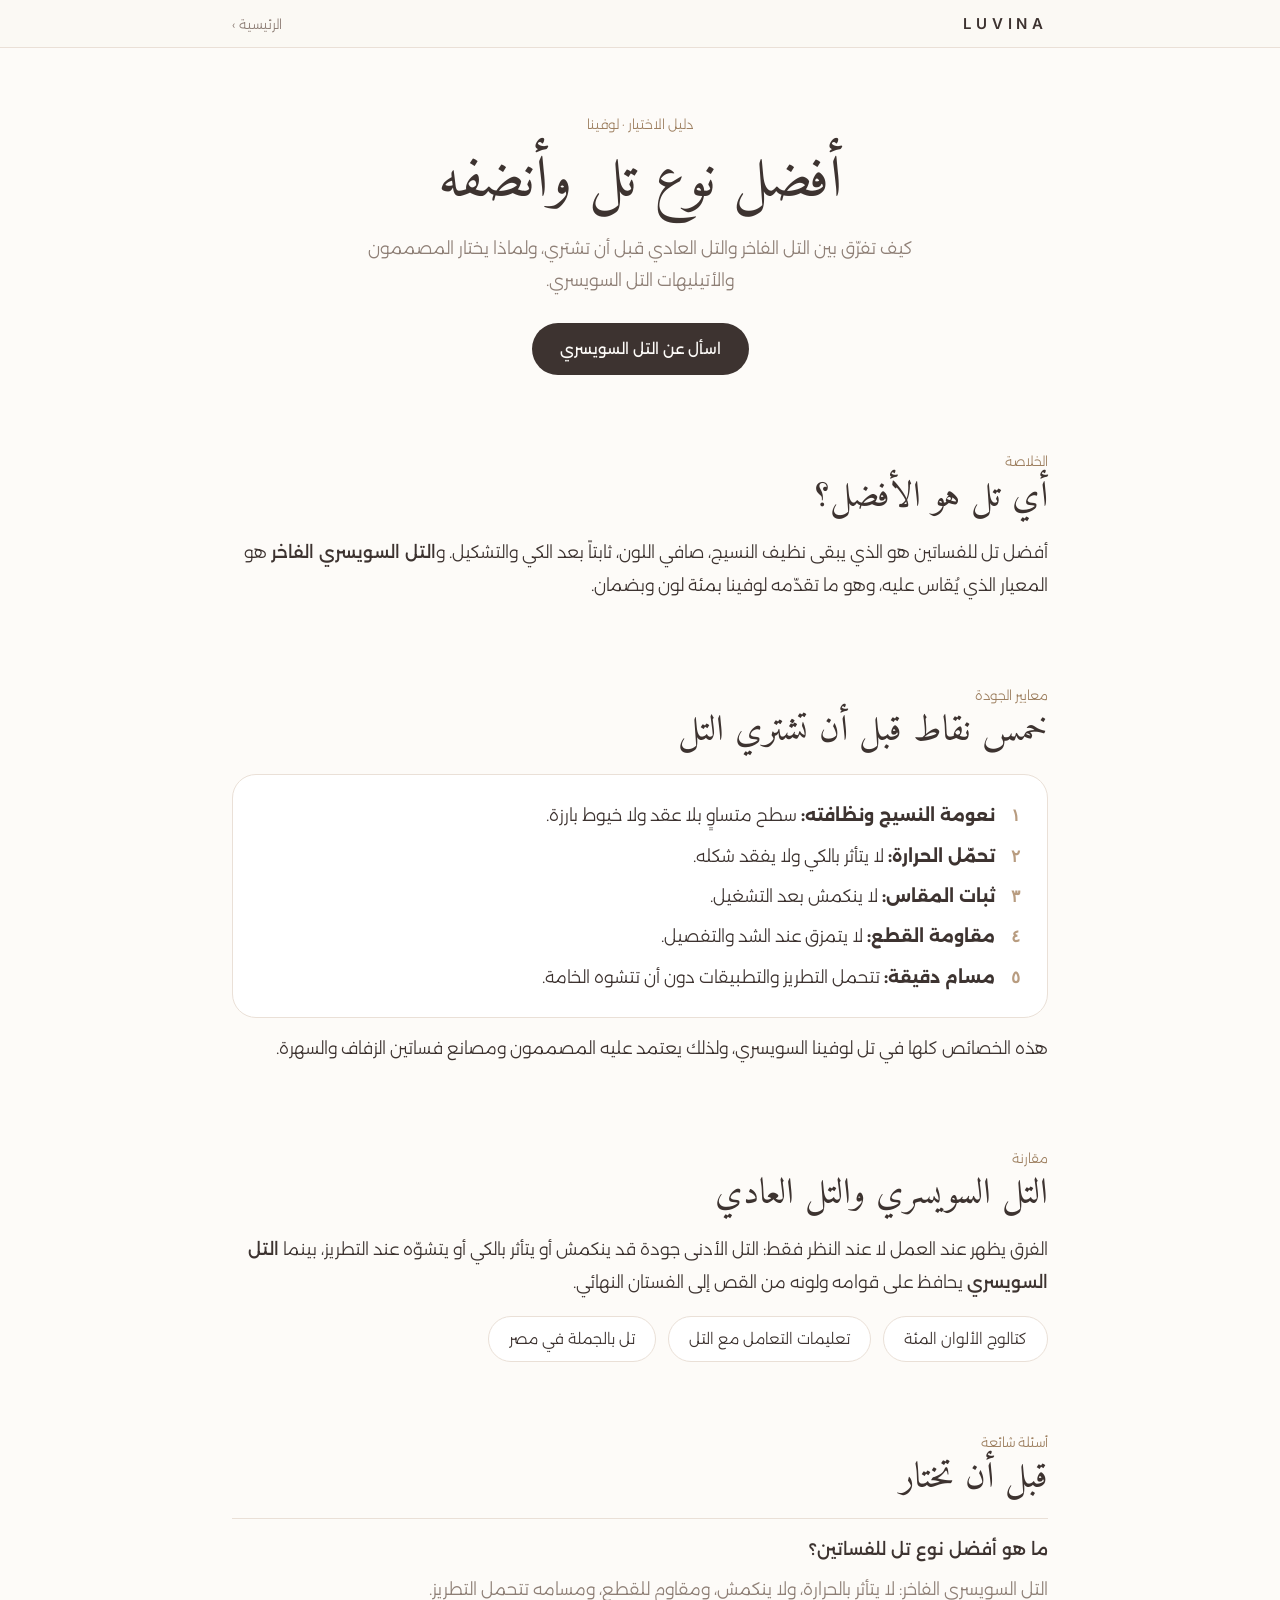
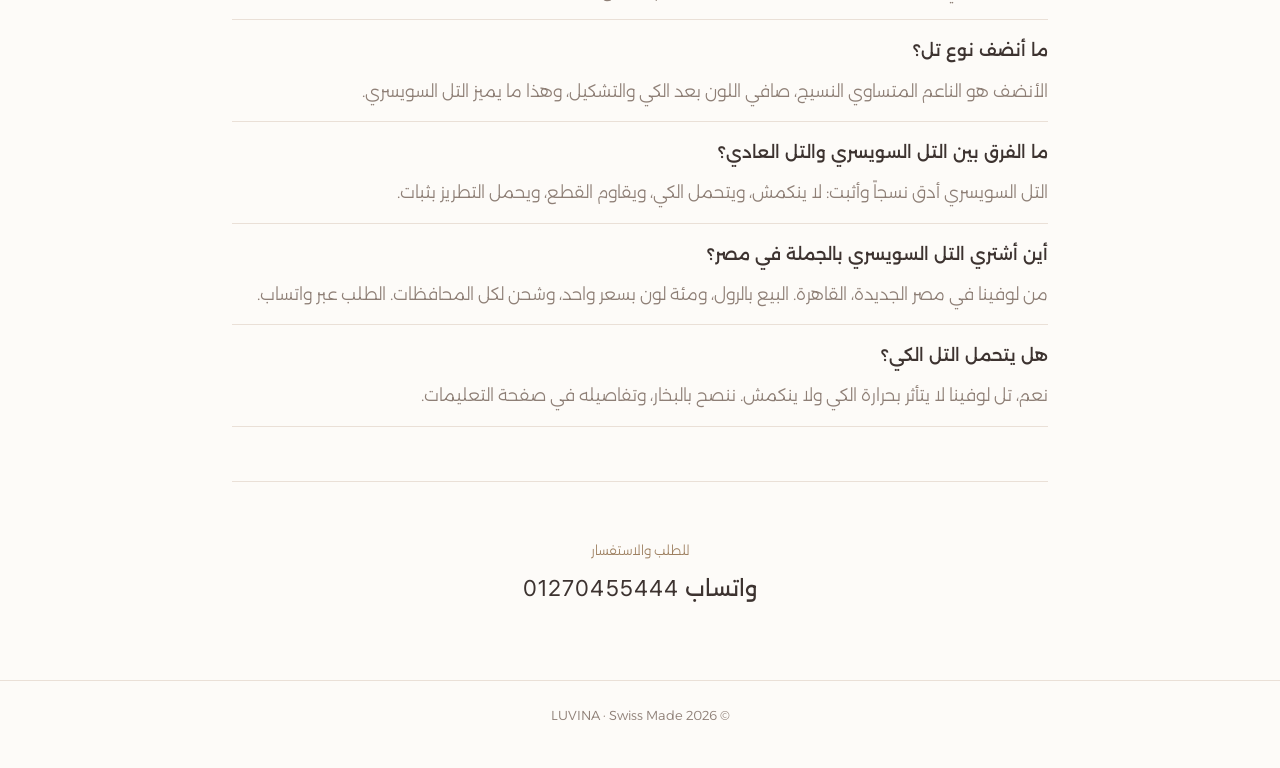
<file: best-tulle-fabric/index.html>
<!doctype html>
<html lang="ar" dir="rtl">
<head>
<meta charset="utf-8">
<meta name="viewport" content="width=device-width,initial-scale=1,viewport-fit=cover">
<title>أفضل نوع تل وأنضف تل للفساتين | التل السويسري من لوفينا</title>
<meta name="description" content="كيف تختار أفضل نوع تل؟ دليل لوفينا: الفرق بين التل السويسري والتل العادي، ما الذي يجعل التل أنضف وأفخم، ومعايير الجودة قبل الشراء بالجملة في مصر.">
<link rel="canonical" href="https://luvinatex.com/best-tulle-fabric/">
<meta property="og:type" content="article">
<meta property="og:title" content="أفضل نوع تل | دليل الاختيار من لوفينا">
<meta property="og:description" content="الفرق بين التل السويسري والتل العادي، ومعايير الجودة قبل الشراء.">
<meta property="og:image" content="https://luvinatex.com/og-luvina-3.jpg">
<meta name="theme-color" content="#FDFBF8">
<link rel="preconnect" href="https://fonts.googleapis.com">
<link rel="preconnect" href="https://fonts.gstatic.com" crossorigin>
<link href="https://fonts.googleapis.com/css2?family=Alexandria:wght@300;400;500;600&family=Amiri:wght@400;700&family=Inter:wght@300;400;500;600;700&display=swap" rel="stylesheet">
<script src="/analytics.js" defer></script>
<script src="/wf.js" defer></script>
<script type="application/ld+json">
{
  "@context": "https://schema.org",
  "@graph": [
    {
      "@type": "Article",
      "headline": "أفضل نوع تل: دليل الاختيار من لوفينا",
      "inLanguage": "ar",
      "mainEntityOfPage": "https://luvinatex.com/best-tulle-fabric/",
      "image": "https://luvinatex.com/og-luvina-3.jpg",
      "dateModified": "2026-11-21",
      "author": {"@type": "Organization", "name": "LUVINA لوفينا", "url": "https://luvinatex.com/"},
      "publisher": {"@id": "https://luvinatex.com/#business"}
    },
    {
      "@type": "FAQPage",
      "mainEntity": [
        {"@type": "Question", "name": "ما هو أفضل نوع تل للفساتين؟",
         "acceptedAnswer": {"@type": "Answer", "text": "التل السويسري الفاخر من أفضل الأنواع للفساتين: لا يتأثر بالحرارة عند الكي، ولا ينكمش، ومقاوم للقطع، ومسامه دقيقة تتحمل التطريز. وتل لوفينا السويسري متوفر بمئة لون وبضمان."}},
        {"@type": "Question", "name": "ما أنضف نوع تل؟",
         "acceptedAnswer": {"@type": "Answer", "text": "الأنضف هو التل الذي يظهر نسيجه ناعماً ومتساوياً بلا عقد أو خيوط بارزة، وتبقى ألوانه صافية بعد الكي والتشكيل. هذا ما يميّز التل السويسري الفاخر."}},
        {"@type": "Question", "name": "ما الفرق بين التل السويسري والتل العادي؟",
         "acceptedAnswer": {"@type": "Answer", "text": "التل السويسري أدق نسجاً وأثبت: لا ينكمش، ويتحمل الكي بالبخار، ويقاوم القطع، ومسامه الدقيقة تحمل التطريز والتطبيقات دون أن تتشوّه الخامة."}},
        {"@type": "Question", "name": "أين أشتري التل السويسري بالجملة في مصر؟",
         "acceptedAnswer": {"@type": "Answer", "text": "من لوفينا في القاهرة (مصر الجديدة): نبيع بالرول، ولدينا مئة لون وشحن لكل المحافظات، والطلب عبر واتساب 01270455444."}},
        {"@type": "Question", "name": "هل يتحمل التل الكي؟",
         "acceptedAnswer": {"@type": "Answer", "text": "تل لوفينا السويسري لا يتأثر بحرارة الكي ولا ينكمش. ننصح بالكي بالبخار، وتجد تفاصيل التعامل معه في صفحة التعليمات على الموقع."}}
      ]
    }
  ]
}
</script>
<style>
:root{--bg:#FDFBF8;--alt:#F8F3EE;--ink:#3D3330;--soft:#8E7F76;--line:#EAE0D7;--champ:#B89C80;--link:#9E8061}
*{box-sizing:border-box}
body{margin:0;background:var(--bg);color:var(--ink);font-family:'Alexandria','SF Arabic','Segoe UI',Tahoma,sans-serif;font-weight:300;font-size:17px;line-height:1.9;-webkit-font-smoothing:antialiased;overflow-x:hidden}
a{color:inherit;text-decoration:none}
h1,h2,h3,p{margin:0}
header.gn{position:sticky;top:0;z-index:50;height:48px;background:rgba(251,248,244,.86);-webkit-backdrop-filter:saturate(180%) blur(20px);backdrop-filter:saturate(180%) blur(20px);border-bottom:1px solid var(--line)}
.gn .in{max-width:860px;margin:0 auto;height:48px;padding:0 22px;display:flex;align-items:center;justify-content:space-between}
.logo{font-family:Inter,sans-serif;font-weight:600;font-size:15px;letter-spacing:.32em;direction:ltr}
.back{font-size:13px;color:var(--soft)}
.wrap{max-width:860px;margin:0 auto;padding:0 22px}
.hero{text-align:center;padding:64px 0 40px}
.eyebrow{font-size:13px;color:var(--link)}
h1{font-family:'Amiri','Alexandria',sans-serif;font-weight:500;font-size:clamp(36px,7vw,58px);line-height:1.3;margin:8px 0 12px}
.lead{color:var(--soft);max-width:560px;margin:0 auto}
.pill{display:inline-block;margin-top:26px;padding:12px 28px;border-radius:999px;background:var(--ink);color:var(--bg);font-size:15px;font-weight:400}
section{padding:34px 0}
h2{font-family:'Amiri','Alexandria',sans-serif;font-weight:500;font-size:clamp(26px,4.6vw,36px);line-height:1.35;margin-bottom:14px}
.kicker{font-size:13px;color:var(--link)}
p.body{margin:14px 0}
p.body b{font-weight:500}
.box{border:1px solid var(--line);border-radius:24px;padding:20px 24px;background:#fff;margin-top:18px}
.box ul{list-style:none;margin:0;padding:0}
.box li{display:flex;gap:12px;align-items:baseline;padding:4px 0}
.mk{font-family:Inter,sans-serif;font-weight:600;color:var(--champ);flex:none;width:16px;text-align:center}
.faq{border-top:1px solid var(--line)}
.faq details{border-bottom:1px solid var(--line);padding:14px 0}
.faq summary{cursor:pointer;font-weight:500;list-style:none}
.faq summary::-webkit-details-marker{display:none}
.faq p{color:var(--soft);margin-top:8px}
.links{display:flex;gap:12px;flex-wrap:wrap;margin-top:18px}
.links a{border:1px solid var(--line);border-radius:999px;padding:8px 20px;font-size:15px;background:#fff}
.close{text-align:center;padding:56px 0 70px;border-top:1px solid var(--line);margin-top:20px}
.close .wa{font-size:22px;font-weight:400;margin-top:6px}
.close bdi{font-family:Inter,sans-serif;letter-spacing:.05em}
footer{text-align:center;color:var(--soft);font-size:13px;padding:22px 0 40px;border-top:1px solid var(--line)}
@media(max-width:640px){.hero{padding:44px 0 28px}section{padding:26px 0}}
</style>
</head>
<body>
<header class="gn"><div class="in"><a class="logo" href="/" aria-label="LUVINA">LUVINA</a><a class="back" href="/">الرئيسية ›</a></div></header>

<main class="wrap">
  <div class="hero">
    <div class="eyebrow">دليل الاختيار · لوفينا</div>
    <h1>أفضل نوع تل وأنضفه</h1>
    <p class="lead">كيف تفرّق بين التل الفاخر والتل العادي قبل أن تشتري، ولماذا يختار المصممون والأتيليهات التل السويسري.</p>
    <a class="pill" href="https://wa.me/201270455444">اسأل عن التل السويسري</a>
  </div>

  <section>
    <div class="kicker">الخلاصة</div>
    <h2>أي تل هو الأفضل؟</h2>
    <p class="body">أفضل تل للفساتين هو الذي يبقى نظيف النسيج، صافي اللون، ثابتاً بعد الكي والتشكيل. و<b>التل السويسري الفاخر</b> هو المعيار الذي يُقاس عليه، وهو ما تقدّمه لوفينا بمئة لون وبضمان.</p>
  </section>

  <section>
    <div class="kicker">معايير الجودة</div>
    <h2>خمس نقاط قبل أن تشتري التل</h2>
    <div class="box"><ul>
      <li><span class="mk">١</span><span><b>نعومة النسيج ونظافته:</b> سطح متساوٍ بلا عقد ولا خيوط بارزة.</span></li>
      <li><span class="mk">٢</span><span><b>تحمّل الحرارة:</b> لا يتأثر بالكي ولا يفقد شكله.</span></li>
      <li><span class="mk">٣</span><span><b>ثبات المقاس:</b> لا ينكمش بعد التشغيل.</span></li>
      <li><span class="mk">٤</span><span><b>مقاومة القطع:</b> لا يتمزق عند الشد والتفصيل.</span></li>
      <li><span class="mk">٥</span><span><b>مسام دقيقة:</b> تتحمل التطريز والتطبيقات دون أن تتشوه الخامة.</span></li>
    </ul></div>
    <p class="body">هذه الخصائص كلها في تل لوفينا السويسري، ولذلك يعتمد عليه المصممون ومصانع فساتين الزفاف والسهرة.</p>
  </section>

  <section>
    <div class="kicker">مقارنة</div>
    <h2>التل السويسري والتل العادي</h2>
    <p class="body">الفرق يظهر عند العمل لا عند النظر فقط: التل الأدنى جودة قد ينكمش أو يتأثر بالكي أو يتشوّه عند التطريز، بينما <b>التل السويسري</b> يحافظ على قوامه ولونه من القص إلى الفستان النهائي.</p>
    <div class="links"><a href="/colors.html">كتالوج الألوان المئة</a><a href="/instructions/">تعليمات التعامل مع التل</a><a href="/wholesale-tulle/">تل بالجملة في مصر</a></div>
  </section>

  <section>
    <div class="kicker">أسئلة شائعة</div>
    <h2>قبل أن تختار</h2>
    <div class="faq">
      <details open><summary>ما هو أفضل نوع تل للفساتين؟</summary><p>التل السويسري الفاخر: لا يتأثر بالحرارة، ولا ينكمش، ومقاوم للقطع، ومسامه تتحمل التطريز.</p></details>
      <details open><summary>ما أنضف نوع تل؟</summary><p>الأنضف هو الناعم المتساوي النسيج، صافي اللون بعد الكي والتشكيل، وهذا ما يميز التل السويسري.</p></details>
      <details open><summary>ما الفرق بين التل السويسري والتل العادي؟</summary><p>التل السويسري أدق نسجاً وأثبت: لا ينكمش، ويتحمل الكي، ويقاوم القطع، ويحمل التطريز بثبات.</p></details>
      <details open><summary>أين أشتري التل السويسري بالجملة في مصر؟</summary><p>من لوفينا في مصر الجديدة، القاهرة. البيع بالرول، ومئة لون بسعر واحد، وشحن لكل المحافظات. الطلب عبر واتساب.</p></details>
      <details open><summary>هل يتحمل التل الكي؟</summary><p>نعم، تل لوفينا لا يتأثر بحرارة الكي ولا ينكمش. ننصح بالبخار، وتفاصيله في صفحة التعليمات.</p></details>
    </div>
  </section>

  <div class="close">
    <div class="eyebrow">للطلب والاستفسار</div>
    <div class="wa"><a href="https://wa.me/201270455444">واتساب <bdi>01270455444</bdi></a></div>
  </div>
</main>
<footer>© 2026 LUVINA · Swiss Made</footer>
</body>
</html>
</file>
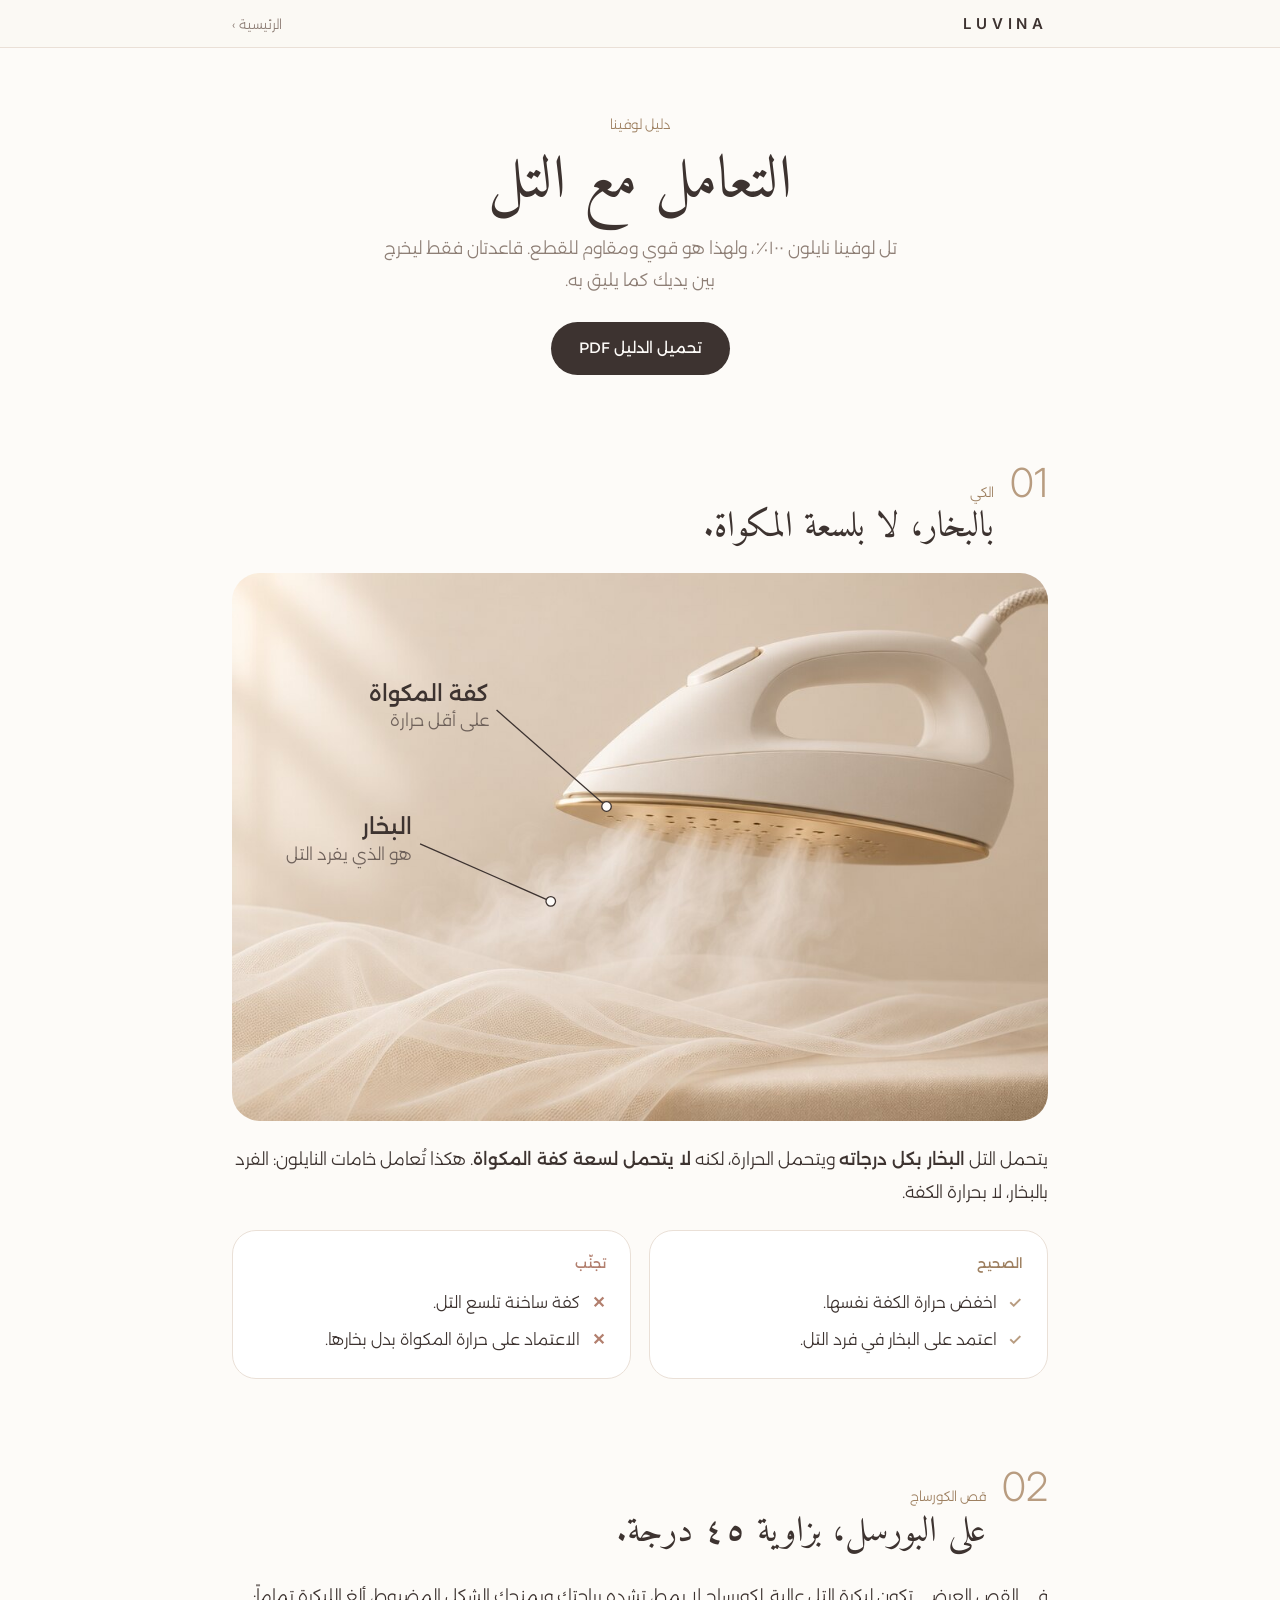
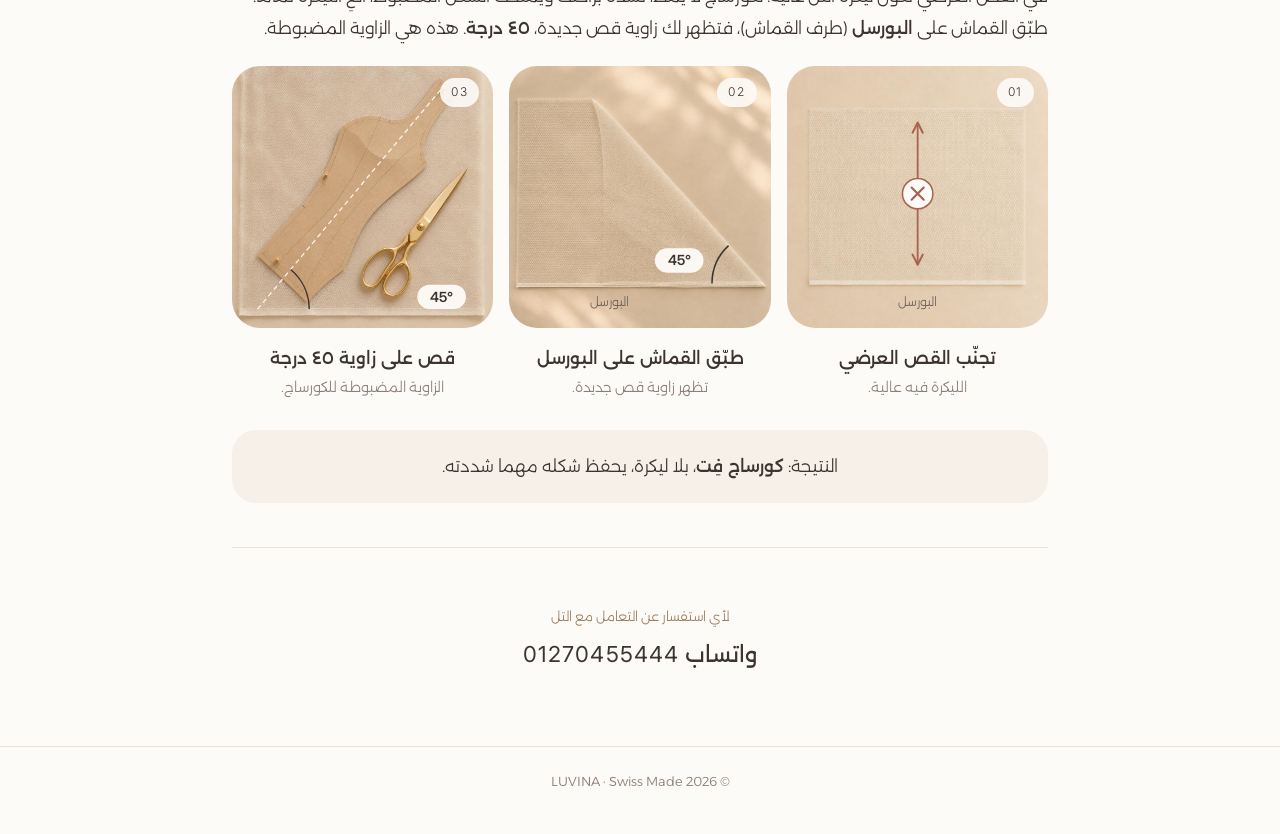
<file: instructions/index.html>
<!doctype html>
<html lang="ar" dir="rtl">
<head>
<meta charset="utf-8">
<meta name="viewport" content="width=device-width,initial-scale=1,viewport-fit=cover">
<title>تعليمات التعامل مع التل | LUVINA لوفينا</title>
<meta name="description" content="دليل لوفينا للتعامل مع التل السويسري: الكي بالبخار، وقص الكورساج على البورسل بزاوية ٤٥ درجة.">
<link rel="canonical" href="https://luvinatex.com/instructions/">
<meta property="og:title" content="LUVINA | تعليمات التعامل مع التل">
<meta property="og:description" content="الكي بالبخار، وقص الكورساج على البورسل بزاوية ٤٥ درجة.">
<meta property="og:image" content="https://luvinatex.com/instructions/img/iron.jpg">
<meta name="theme-color" content="#FDFBF8">
<link rel="preconnect" href="https://fonts.googleapis.com">
<link rel="preconnect" href="https://fonts.gstatic.com" crossorigin>
<link href="https://fonts.googleapis.com/css2?family=Alexandria:wght@300;400;500;600&family=Amiri:wght@400;700&family=Inter:wght@300;400;500;600;700&display=swap" rel="stylesheet">
<script src="/analytics.js" defer></script>
<script src="/wf.js" defer></script>
<style>
:root{--bg:#FDFBF8;--alt:#F8F3EE;--ink:#3D3330;--soft:#8E7F76;--line:#EAE0D7;--champ:#B89C80;--link:#9E8061;--sand:#F6F0E8;--no:#B27F6E}
*{box-sizing:border-box}
html{scroll-behavior:smooth}
body{margin:0;background:var(--bg);color:var(--ink);font-family:'Alexandria','SF Arabic','Segoe UI',Tahoma,sans-serif;font-weight:300;font-size:17px;line-height:1.9;-webkit-font-smoothing:antialiased;overflow-x:hidden}
a{color:inherit;text-decoration:none}
h1,h2,h3,h4,p{margin:0}
header.gn{position:sticky;top:0;z-index:50;height:48px;background:rgba(251,248,244,.86);-webkit-backdrop-filter:saturate(180%) blur(20px);backdrop-filter:saturate(180%) blur(20px);border-bottom:1px solid var(--line)}
.gn .in{max-width:860px;margin:0 auto;height:48px;padding:0 22px;display:flex;align-items:center;justify-content:space-between}
.logo{font-family:Inter,sans-serif;font-weight:600;font-size:15px;letter-spacing:.32em;direction:ltr}
.back{font-size:13px;color:var(--soft)}
.wrap{max-width:860px;margin:0 auto;padding:0 22px}
.hero{text-align:center;padding:64px 0 44px}
.eyebrow{font-size:13px;color:var(--link)}
h1{font-family:'Amiri','Alexandria',sans-serif;font-weight:500;font-size:clamp(38px,7vw,60px);line-height:1.25;margin:8px 0 12px}
.lead{color:var(--soft);max-width:520px;margin:0 auto}
.pill{display:inline-block;margin-top:26px;padding:12px 28px;border-radius:999px;background:var(--ink);color:var(--bg);font-size:15px;font-weight:400}
section{padding:44px 0}
.sec-h{display:flex;align-items:baseline;gap:16px;margin-bottom:20px}
.n{font-family:Inter,sans-serif;font-weight:300;font-size:40px;color:var(--champ);direction:ltr;line-height:1}
.kicker{font-size:13px;color:var(--link)}
h2{font-family:'Amiri','Alexandria',sans-serif;font-weight:500;font-size:clamp(26px,4.6vw,36px);line-height:1.35}
p.body{margin:22px 0}
p.body b,.result b{font-weight:500}
.ph{position:relative;border-radius:28px;overflow:hidden;background:var(--alt)}
.ph img{display:block;width:100%;height:100%;object-fit:cover}
.ph svg{position:absolute;inset:0;width:100%;height:100%}
.ph svg text{font-family:'Alexandria',Inter,sans-serif}
.ph svg .lat{font-family:Inter,sans-serif}
.hero-ph{aspect-ratio:1024/688}
.cols{display:grid;grid-template-columns:1fr 1fr;gap:18px}
.box{border:1px solid var(--line);border-radius:24px;padding:20px 24px;background:#fff}
.box h3{font-size:13px;font-weight:500;margin-bottom:8px}
.box.yes h3{color:var(--link)}.box.no h3{color:var(--no)}
.box ul{list-style:none;margin:0;padding:0}
.box li{display:flex;gap:10px;align-items:baseline;padding:3px 0;font-size:16px}
.mk{font-family:Inter,sans-serif;font-weight:600;flex:none;width:16px;text-align:center}
.yes .mk{color:var(--champ)}.no .mk{color:var(--no)}
.trio{display:grid;grid-template-columns:repeat(3,1fr);gap:16px}
.step .ph{aspect-ratio:1}
.bn{position:absolute;top:12px;right:14px;font-family:Inter,sans-serif;font-size:12px;letter-spacing:.14em;background:rgba(253,251,248,.9);border-radius:99px;padding:3px 11px;direction:ltr;z-index:2}
.step h4{font-size:17px;font-weight:500;margin-top:14px;text-align:center}
.step p{font-size:14px;color:var(--soft);text-align:center}
.result{margin-top:30px;background:var(--sand);border-radius:24px;padding:20px 24px;text-align:center}
.close{text-align:center;padding:56px 0 70px;border-top:1px solid var(--line)}
.close .wa{font-size:22px;font-weight:400;margin-top:6px}
.close bdi{font-family:Inter,sans-serif;letter-spacing:.05em}
footer{text-align:center;color:var(--soft);font-size:13px;padding:22px 0 40px;border-top:1px solid var(--line)}
@media(max-width:640px){
  .hero{padding:44px 0 30px}
  .ph{border-radius:20px}
  .cols{grid-template-columns:1fr}
  .trio{grid-template-columns:1fr;gap:28px}
  section{padding:32px 0}
}
</style>
</head>
<body>
<svg width="0" height="0" style="position:absolute" aria-hidden="true"><defs>
  <marker id="ah" viewBox="0 0 10 10" refX="8" refY="5" markerWidth="7" markerHeight="7" orient="auto-start-reverse"><path d="M1,1 L9,5 L1,9" fill="none" stroke="context-stroke" stroke-width="1.6" stroke-linecap="round" stroke-linejoin="round"/></marker>
</defs></svg>

<header class="gn"><div class="in"><a class="logo" href="/" aria-label="LUVINA">LUVINA</a><a class="back" href="/">الرئيسية ›</a></div></header>

<main class="wrap">
  <div class="hero">
    <div class="eyebrow">دليل لوفينا</div>
    <h1>التعامل مع التل</h1>
    <p class="lead">تل لوفينا نايلون ١٠٠٪؜، ولهذا هو قوي ومقاوم للقطع. قاعدتان فقط ليخرج بين يديك كما يليق به.</p>
    <a class="pill" href="luvina-tulle-guide.pdf" download>تحميل الدليل PDF</a>
  </div>

  <section>
    <div class="sec-h"><span class="n">01</span><div><div class="kicker">الكي</div><h2>بالبخار، لا بلسعة المكواة.</h2></div></div>
    <div class="ph hero-ph">
    <img loading="lazy" src="img/iron.jpg" alt="">
    <svg viewBox="0 0 1024 688" preserveAspectRatio="xMidYMid slice">
      <g fill="none" stroke="#3D3330" stroke-width="1.6"><path d="M470,293 L332,172"/><path d="M400,412 L236,340"/></g>
      <g fill="#FDFBF8" stroke="#3D3330" stroke-width="1.6"><circle cx="470" cy="293" r="6"/><circle cx="400" cy="412" r="6"/></g>
      <text x="322" y="160" font-size="27" font-weight="500" fill="#3D3330" text-anchor="start" direction="rtl">كفة المكواة</text>
      <text x="322" y="192" font-size="21" fill="#6F625B" text-anchor="start" direction="rtl">على أقل حرارة</text>
      <text x="226" y="328" font-size="27" font-weight="500" fill="#3D3330" text-anchor="start" direction="rtl">البخار</text>
      <text x="226" y="360" font-size="21" fill="#6F625B" text-anchor="start" direction="rtl">هو الذي يفرد التل</text>
    </svg>
  </div>
    <p class="body">يتحمل التل <b>البخار بكل درجاته</b> ويتحمل الحرارة، لكنه <b>لا يتحمل لسعة كفة المكواة</b>. هكذا تُعامل خامات النايلون: الفرد بالبخار، لا بحرارة الكفة.</p>
    <div class="cols">
      <div class="box yes"><h3>الصحيح</h3><ul>
        <li><span class="mk">✓</span><span>اخفض حرارة الكفة نفسها.</span></li>
        <li><span class="mk">✓</span><span>اعتمد على البخار في فرد التل.</span></li></ul></div>
      <div class="box no"><h3>تجنّب</h3><ul>
        <li><span class="mk">✕</span><span>كفة ساخنة تلسع التل.</span></li>
        <li><span class="mk">✕</span><span>الاعتماد على حرارة المكواة بدل بخارها.</span></li></ul></div>
    </div>
  </section>

  <section>
    <div class="sec-h"><span class="n">02</span><div><div class="kicker">قص الكورساج</div><h2>على البورسل، بزاوية ٤٥ درجة.</h2></div></div>
    <p class="body">في القص العرضي تكون ليكرة التل عالية. لكورساج لا يمط، تشده براحتك ويمنحك الشكل المضبوط، ألغِ الليكرة تماماً: طبّق القماش على <b>البورسل</b> (طرف القماش)، فتظهر لك زاوية قص جديدة، <b>٤٥ درجة</b>. هذه هي الزاوية المضبوطة.</p>
    <div class="trio"><div class="step"><div class="ph"><img loading="lazy" src="img/s1.jpg" alt=""><span class="bn">01</span>
      <svg viewBox="0 0 860 860">
        <line x1="430" y1="190" x2="430" y2="650" stroke="#A8644F" stroke-width="6" marker-start="url(#ah)" marker-end="url(#ah)"/>
        <circle cx="430" cy="420" r="50" fill="#FDFBF8" stroke="#A8644F" stroke-width="5"/>
        <path d="M410,400 L450,440 M450,400 L410,440" stroke="#A8644F" stroke-width="7" stroke-linecap="round"/>
        <text x="430" y="790" font-size="40" fill="#6F625B" text-anchor="middle">البورسل</text>
      </svg></div><h4>تجنّب القص العرضي</h4><p>الليكرة فيه عالية.</p></div><div class="step"><div class="ph"><img loading="lazy" src="img/s2.jpg" alt=""><span class="bn">02</span>
      <svg viewBox="0 0 860 860">
        <path d="M668,716 A170,170 0 0 1 722.5,591" fill="none" stroke="#3D3330" stroke-width="5"/>
        <rect x="480" y="600" width="160" height="80" rx="40" fill="#FDFBF8" opacity=".96"/><text x="560" y="656" font-size="46" font-weight="600" fill="#3D3330" class="lat" text-anchor="middle" direction="ltr" unicode-bidi="bidi-override">45°</text>
        <text x="330" y="790" font-size="40" fill="#6F625B" text-anchor="middle">البورسل</text>
      </svg></div><h4>طبّق القماش على البورسل</h4><p>تظهر زاوية قص جديدة.</p></div><div class="step"><div class="ph"><img loading="lazy" src="img/s3.jpg" alt=""><span class="bn">03</span>
      <svg viewBox="0 0 860 860">
        <path d="M84,800 L700,62" fill="none" stroke="#FDFBF8" stroke-width="4" stroke-dasharray="16 12" opacity=".95"/>
        <path d="M254,800 A170,170 0 0 0 193,669.6" fill="none" stroke="#3D3330" stroke-width="5"/>
        <rect x="610" y="720" width="160" height="80" rx="40" fill="#FDFBF8" opacity=".96"/><text x="690" y="776" font-size="46" font-weight="600" fill="#3D3330" class="lat" text-anchor="middle" direction="ltr" unicode-bidi="bidi-override">45°</text>
      </svg></div><h4>قص على زاوية ٤٥ درجة</h4><p>الزاوية المضبوطة للكورساج.</p></div></div>
    <div class="result">النتيجة: <b>كورساج فِت</b>، بلا ليكرة، يحفظ شكله مهما شددته.</div>
  </section>

  <div class="close">
    <div class="eyebrow">لأي استفسار عن التعامل مع التل</div>
    <div class="wa"><a href="https://wa.me/201270455444">واتساب <bdi>01270455444</bdi></a></div>
  </div>
</main>
<footer>© 2026 LUVINA · Swiss Made</footer>
</body>
</html>
</file>
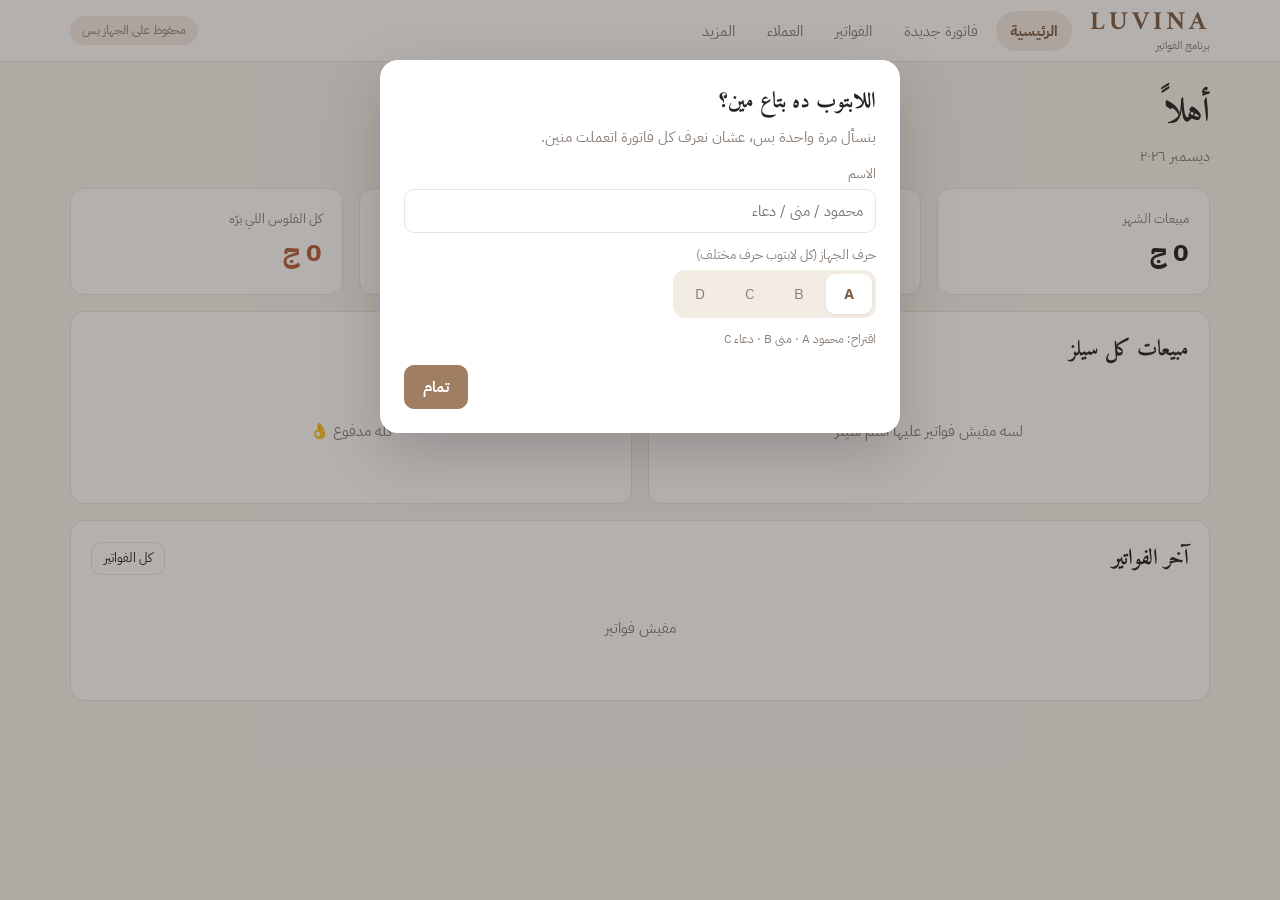
<file: invoices/index.html>
<!doctype html>
<html lang="ar" dir="rtl">
<head>
<meta charset="utf-8">
<meta name="viewport" content="width=device-width,initial-scale=1">
<title>فواتير لوفينا</title>
<link rel="icon" href="data:image/svg+xml,%3Csvg xmlns='http://www.w3.org/2000/svg' viewBox='0 0 64 64'%3E%3Crect width='64' height='64' rx='14' fill='%23a07e62'/%3E%3Ctext x='32' y='44' font-size='34' text-anchor='middle' fill='white' font-family='serif'%3EL%3C/text%3E%3C/svg%3E">
<style>
</style><link rel="preconnect" href="https://fonts.googleapis.com"><link rel="preconnect" href="https://fonts.gstatic.com" crossorigin><link href="https://fonts.googleapis.com/css2?family=Amiri:wght@700&family=IBM+Plex+Sans+Arabic:wght@400;700&display=swap" rel="stylesheet"><style>
:root{
  --bg:#f8f5f1; --card:#ffffff; --ink:#2a2420; --muted:#8b8079; --line:#ebe4dc;
  --accent:#a07e62; --accent-d:#7f6149; --soft:#f3ece4; --ok:#4f7a5a; --ok-soft:#e9f2ea;
  --warn:#b5623f; --warn-soft:#fbeee7; --r:14px;
}
*{box-sizing:border-box}
html,body{margin:0;background:var(--bg);color:var(--ink);font-family:'IBM Plex Sans Arabic',system-ui,sans-serif;font-size:15px;line-height:1.6}
button,input,select,textarea{font:inherit;color:inherit}
.serif{font-family:'Amiri',serif}
header.top{position:sticky;top:0;z-index:20;background:rgba(255,255,255,.92);backdrop-filter:blur(8px);border-bottom:1px solid var(--line)}
.topin{max-width:1180px;margin:0 auto;display:flex;align-items:center;gap:18px;padding:10px 20px;flex-wrap:wrap}
.brand{font-family:'Amiri',serif;font-weight:700;font-size:26px;letter-spacing:4px;color:var(--accent-d);line-height:1}
.brand small{display:block;font-family:'IBM Plex Sans Arabic';font-size:11px;letter-spacing:0;color:var(--muted);font-weight:400;margin-top:4px}
nav{display:flex;gap:4px;flex-wrap:wrap}
nav button{border:0;background:none;padding:8px 14px;border-radius:999px;cursor:pointer;color:var(--muted)}
nav button.on{background:var(--soft);color:var(--accent-d);font-weight:700}
nav button:hover{color:var(--ink)}
.spacer{flex:1}
.pill{font-size:12px;padding:5px 12px;border-radius:999px;background:var(--soft);color:var(--muted);cursor:pointer;white-space:nowrap}
.pill.ok{background:var(--ok-soft);color:var(--ok)}
.pill.bad{background:var(--warn-soft);color:var(--warn)}
main{max-width:1180px;margin:0 auto;padding:24px 20px 80px}
h1{font-family:'Amiri',serif;font-weight:700;font-size:34px;margin:0 0 4px}
h2{font-family:'Amiri',serif;font-weight:700;font-size:22px;margin:0 0 12px}
.sub{color:var(--muted);margin:0 0 20px}
.card{background:var(--card);border:1px solid var(--line);border-radius:var(--r);padding:20px;margin-bottom:16px}
.grid{display:grid;gap:16px}
.g4{grid-template-columns:repeat(4,1fr)}.g3{grid-template-columns:repeat(3,1fr)}.g2{grid-template-columns:repeat(2,1fr)}
@media(max-width:900px){.g4,.g3{grid-template-columns:repeat(2,1fr)}}
@media(max-width:560px){.g4,.g3,.g2{grid-template-columns:1fr}}
.stat .k{color:var(--muted);font-size:13px}
.stat .v{font-size:26px;font-weight:700;margin-top:2px}
.stat .v small{font-size:14px;font-weight:400;color:var(--muted)}
.btn{border:1px solid var(--line);background:#fff;padding:9px 18px;border-radius:10px;cursor:pointer;white-space:nowrap}
.btn:hover{border-color:var(--accent)}
.btn.p{background:var(--accent);border-color:var(--accent);color:#fff;font-weight:700}
.btn.p:hover{background:var(--accent-d)}
.btn.sm{padding:5px 12px;font-size:13px}
.btn.danger{color:var(--warn)}
.btn.ghost{border-color:transparent;background:none}
.row{display:flex;gap:10px;align-items:center;flex-wrap:wrap}
label.f{display:block;font-size:13px;color:var(--muted);margin-bottom:4px}
input.i,select.i,textarea.i{width:100%;border:1px solid var(--line);background:#fff;border-radius:10px;padding:9px 12px;outline:none}
input.i:focus,select.i:focus,textarea.i:focus{border-color:var(--accent)}
.seg{display:inline-flex;background:var(--soft);border-radius:12px;padding:4px;gap:4px}
.seg button{border:0;background:none;padding:8px 18px;border-radius:9px;cursor:pointer;color:var(--muted)}
.seg button.on{background:#fff;color:var(--accent-d);font-weight:700;box-shadow:0 1px 3px rgba(0,0,0,.06)}
table.t{width:100%;border-collapse:collapse}
table.t th{font-size:12px;color:var(--muted);font-weight:400;text-align:right;padding:8px 10px;border-bottom:1px solid var(--line);white-space:nowrap}
table.t td{padding:10px;border-bottom:1px solid var(--line);vertical-align:middle}
table.t tr.click{cursor:pointer}
table.t tr.click:hover td{background:#fcfaf7}
.num{font-variant-numeric:tabular-nums;white-space:nowrap}
.tag{display:inline-block;font-size:12px;padding:2px 10px;border-radius:999px;background:var(--soft);color:var(--accent-d)}
.tag.ok{background:var(--ok-soft);color:var(--ok)}
.tag.bad{background:var(--warn-soft);color:var(--warn)}
.muted{color:var(--muted)}
.right{margin-inline-start:auto}
.items td input,.items td select{padding:7px 9px}
.totals{max-width:360px;margin-inline-start:auto}
.totals .l{display:flex;justify-content:space-between;padding:6px 0}
.totals .l.big{font-size:20px;font-weight:700;border-top:1px solid var(--line);margin-top:6px;padding-top:10px}
.empty{text-align:center;color:var(--muted);padding:40px}
.list-actions{display:flex;gap:10px;flex-wrap:wrap;margin-bottom:14px}
.modal-bg{position:fixed;inset:0;background:rgba(40,30,25,.35);display:flex;align-items:flex-start;justify-content:center;padding:60px 16px;z-index:50;overflow:auto}
.modal{background:#fff;border-radius:18px;width:100%;max-width:520px;padding:24px;box-shadow:0 20px 60px rgba(0,0,0,.18)}
.toast{position:fixed;bottom:24px;left:50%;transform:translateX(-50%);background:var(--ink);color:#fff;padding:10px 20px;border-radius:999px;z-index:60;font-size:14px}
.ln-title{display:flex;align-items:center;gap:10px;margin:18px 0 8px}
.ln-title h3{margin:0;font-size:17px}
.bal{font-weight:700}
.credit{color:var(--ok)}
#print{display:none}
@media print{
  body{background:#fff}
  header.top,main,.modal-bg,.toast{display:none!important}
  #print{display:block}
  @page{size:A4;margin:14mm}
}
/* ---- print document ---- */
.doc{font-family:'IBM Plex Sans Arabic',sans-serif;color:#222;font-size:13px}
.doc .dh{display:flex;justify-content:space-between;align-items:flex-start;border-bottom:2px solid #a07e62;padding-bottom:12px;margin-bottom:16px}
.doc .db{font-family:'Amiri',serif;font-size:34px;font-weight:700;letter-spacing:6px;color:#7f6149;line-height:1}
.doc .db small{display:block;font-family:'IBM Plex Sans Arabic';font-size:11px;letter-spacing:1px;color:#8b8079;font-weight:400;margin-top:6px}
.doc .dinfo{text-align:left;font-size:12px;color:#555;line-height:1.7}
.doc .meta{display:flex;justify-content:space-between;gap:20px;margin-bottom:14px;line-height:1.8}
.doc table{width:100%;border-collapse:collapse;margin-bottom:12px}
.doc th{background:#f6f1eb;font-weight:700;text-align:right;padding:7px 8px;font-size:12px}
.doc td{padding:7px 8px;border-bottom:1px solid #eee}
.doc .tot{width:280px;margin-inline-start:auto}
.doc .tot div{display:flex;justify-content:space-between;padding:4px 0}
.doc .tot .g{font-weight:700;font-size:16px;border-top:1px solid #ccc;padding-top:8px;margin-top:4px}
.doc h4{font-size:14px;margin:18px 0 6px;color:#7f6149}
.doc .foot{margin-top:28px;text-align:center;color:#999;font-size:11px}
</style>
</head>
<body>
<header class="top"><div class="topin">
  <div class="brand">LUVINA<small>برنامج الفواتير</small></div>
  <nav id="nav"></nav>
  <div class="spacer"></div>
  <span class="pill" id="syncPill" title="المزامنة">—</span>
</div></header>
<main id="view"></main>
<div id="print"></div>
<script>
const SEED = {"invoices": {}, "customers": {}, "settings": {}};
/* ================= storage ================= */
const LS_DATA='luvina_inv_db_web_v1', LS_DEV='luvina_inv_device', LS_SYNC='luvina_inv_sync';
const COLLS=['invoices','customers','settings'];
function clone(o){return JSON.parse(JSON.stringify(o))}
function uid(){return Date.now().toString(36)+Math.random().toString(36).slice(2,8)}
function lsGet(k){try{return JSON.parse(localStorage.getItem(k))}catch(e){return null}}
function lsSet(k,v){try{localStorage.setItem(k,JSON.stringify(v));return true}catch(e){toast('مشكلة في الحفظ على الجهاز!');return false}}
let DB=lsGet(LS_DATA);
if(!DB||!DB.invoices){DB=clone(SEED);lsSet(LS_DATA,DB)}
COLLS.forEach(c=>{DB[c]=DB[c]||{}});
let DEV=lsGet(LS_DEV);
function persist(){lsSet(LS_DATA,DB);scheduleSync()}
function put(coll,obj){obj.u=Date.now();DB[coll][obj.id]=obj;persist()}

const DEF={company:'LUVINA',phone:'01270455444',address:'4 ش ابن عبد الظاهر - أمام مستشفى منشية البكري - هليوبوليس - مصر الجديدة',
  site:'luvinatex.com',price160:2750,price3m:5500,stretchPrice:4000,rollLen:25,
  tiers:[{min:10,pct:10},{min:20,pct:15},{min:50,pct:20},{min:100,pct:25},{min:200,pct:30}],
  stretchTiers:[{min:10,pct:10},{min:20,pct:15},{min:50,pct:20}],
  colors:'',reps:['ملك','منى','دعاء','محمود']};
function S(){const m=DB.settings.main||{};return Object.assign({},DEF,m,{reps:(m.reps&&m.reps.length)?m.reps:DEF.reps,site:m.site||DEF.site})}
function saveSettings(patch){const m=Object.assign({id:'main'},DB.settings.main||{},patch);put('settings',m)}

/* ================= helpers ================= */
const METHODS=['كاش','إنستاباي','محفظة إلكترونية'];
const LINES={tulle:'التل',stretch:'التل الاسترتش',lace:'الفرنش ليس',other:'منتجات تانية'};
function esc(s){return String(s??'').replace(/[&<>"']/g,c=>({'&':'&amp;','<':'&lt;','>':'&gt;','"':'&quot;',"'":'&#39;'}[c]))}
function n(v){v=Number(v);return isFinite(v)?v:0}
function money(v){return Math.round(n(v)).toLocaleString('en-US')+' ج'}
function today(){const d=new Date();return d.getFullYear()+'-'+String(d.getMonth()+1).padStart(2,'0')+'-'+String(d.getDate()).padStart(2,'0')}
function month(){return today().slice(0,7)}
function arDate(s){if(!s)return'';const[y,m,d]=s.split('-');return `${+d}/${+m}/${y}`}
function colorMap(){const m={};(S().colors||'').split('\n').forEach(l=>{const[k,...r]=l.split('=');if(k&&r.length)m[k.trim()]=r.join('=').trim()});return m}
function tierPct(tiers,q){let p=0;(tiers||[]).forEach(t=>{if(q>=n(t.min))p=Math.max(p,n(t.pct))});return p}
function toast(m){const t=document.createElement('div');t.className='toast';t.textContent=m;document.body.appendChild(t);setTimeout(()=>t.remove(),2600)}
function active(){return Object.values(DB.invoices).filter(i=>!i.deleted)}
function paidOf(i){return (i.payments||[]).reduce((a,p)=>a+n(p.amount),0)}
function remOf(i){return n(i.total)-paidOf(i)}
function itemWidth(it){return it.width||((it.name||'').includes('3 متر')?'3m':'160')}
function itemColor(it){if(it.color!=null)return it.color;const m=(it.name||'').match(/لون\s*(\d+)/);return m?m[1]:''}
function tulleName(w,c){const nm=colorMap()[c];return `تل كورساج عرض ${w==='3m'?'3 متر':'160 سم'}`+(c?` — لون ${c}${nm?` (${nm})`:''}`:'')}
function lineOf(i){if(i.line)return i.line;const k=new Set((i.items||[]).map(x=>x.kind));if(k.size===1){const v=[...k][0];if(LINES[v])return v}if(k.has('tulle'))return'tulle';return'other'}
function custOfInv(i){
  if(i.custId&&DB.customers[i.custId])return DB.customers[i.custId];
  const cs=Object.values(DB.customers).filter(c=>!c.deleted);
  return (i.phone&&cs.find(c=>c.phone&&c.phone===i.phone))||cs.find(c=>c.name===i.customer)||null}
function invsOf(c){return active().filter(i=>{const x=custOfInv(i);return x&&x.id===c.id}).sort(byDate)}
function byDate(a,b){return (a.date||'').localeCompare(b.date||'')||(a.createdAt||'').localeCompare(b.createdAt||'')}
function nextNo(){const L=(DEV&&DEV.letter)||'A';let mx=0;Object.values(DB.invoices).forEach(i=>{const m=(i.no||'').match(new RegExp('^LV-'+L+'-(\\d+)$'));if(m)mx=Math.max(mx,+m[1])});return `LV-${L}-${String(mx+1).padStart(4,'0')}`}

/* discount math: only tulle + stretch are discountable */
function calc(inv,cust){
  const s=S();let tq=0,ts=0,sq=0,ss=0,os=0;
  (inv.items||[]).forEach(it=>{it.total=Math.round(n(it.qty)*n(it.price));
    if(it.kind==='tulle'){tq+=n(it.qty);ts+=it.total}else if(it.kind==='stretch'){sq+=n(it.qty);ss+=it.total}else os+=it.total});
  const sub=(inv.opening&&!(inv.items||[]).length)?n(inv.sub):ts+ss+os;
  let d=0,label='';const t=inv.discType||'auto';
  if(t==='auto'){
    const c=n(cust&&cust.type==='trader'?cust.contractDisc:0);
    const pt=Math.max(c,tierPct(s.tiers,tq)),ps=Math.max(c,tierPct(s.stretchTiers,sq));
    d=ts*pt/100+ss*ps/100;
    const ls=[];if(ts&&pt)ls.push(pt+'%');if(ss&&ps&&ps!==pt)ls.push(ps+'% استرتش');label=ls.join(' + ');
  }else if(t==='pct'){d=(ts+ss)*n(inv.discValue)/100;label=n(inv.discValue)+'%'}
  else if(t==='amt'){d=n(inv.discValue)}
  d=Math.round(d);
  inv.sub=sub;inv.discount=d;inv.discLabel=label;inv.total=sub-d;inv.paid=paidOf(inv);
  return inv}

/* ================= router / nav ================= */
let VIEW='home',ARG=null;
const NAV=[['home','الرئيسية'],['new','فاتورة جديدة'],['list','الفواتير'],['customers','العملاء'],['more','المزيد']];
function go(v,a){if(v==='new'&&a!=='keep'){F=null;a='keep'}VIEW=v;ARG=a??null;render();window.scrollTo(0,0)}
function render(){
  document.getElementById('nav').innerHTML=NAV.map(([k,t])=>`<button class="${(VIEW===k||(k==='list'&&VIEW==='inv')||(k==='customers'&&VIEW==='cust'))?'on':''}" onclick="go('${k}')">${t}</button>`).join('');
  const el=document.getElementById('view');
  ({home:vHome,new:vNew,list:vList,inv:vInv,customers:vCustomers,cust:vCust,more:vMore,trash:vTrash})[VIEW](el);
  if(!DEV)setupDevice();
  paintSync()}

/* ================= home ================= */
function vHome(el){
  const m=month(),A=active(),M=A.filter(i=>(i.date||'').startsWith(m));
  const sales=M.reduce((a,i)=>a+n(i.total),0),col=M.reduce((a,i)=>a+paidOf(i),0);
  const allRem=A.reduce((a,i)=>a+remOf(i),0);
  const reps={};A.forEach(i=>{const r=i.rep||'';if(!r)return;const o=reps[r]=reps[r]||{mc:0,ac:0,mt:0,mp:0,at:0,ap:0};
    o.ac++;o.at+=n(i.total);o.ap+=paidOf(i);if((i.date||'').startsWith(m)){o.mc++;o.mt+=n(i.total);o.mp+=paidOf(i)}});
  const debt=Object.values(DB.customers).map(c=>{const iv=invsOf(c);return{c,r:iv.reduce((a,i)=>a+remOf(i),0)}}).filter(x=>x.r>0).sort((a,b)=>b.r-a.r).slice(0,8);
  const mName=new Date().toLocaleDateString('ar-EG',{month:'long',year:'numeric'});
  el.innerHTML=`<h1>أهلاً${DEV?' يا '+esc(DEV.name):''}</h1><p class="sub">${mName}</p>
  <div class="grid g4">
    <div class="card stat"><div class="k">مبيعات الشهر</div><div class="v num">${money(sales)}</div></div>
    <div class="card stat"><div class="k">اتحصّل الشهر</div><div class="v num">${money(col)}</div></div>
    <div class="card stat"><div class="k">فواتير الشهر</div><div class="v num">${M.length}</div></div>
    <div class="card stat"><div class="k">كل الفلوس اللي برّه</div><div class="v num" style="color:var(--warn)">${money(allRem)}</div></div>
  </div>
  <div class="grid g2">
   <div class="card"><h2>مبيعات كل سيلز</h2>${Object.keys(reps).length?`<table class="t"><tr><th>السيلز</th><th>الشهر ده</th><th>الإجمالي</th><th>محصّل</th></tr>
    ${Object.entries(reps).sort((a,b)=>b[1].at-a[1].at).map(([r,o])=>`<tr><td><b>${esc(r)}</b></td><td class="num">${money(o.mt)} <span class="muted">· ${o.mc} فاتورة</span></td><td class="num">${money(o.at)} <span class="muted">· ${o.ac}</span></td><td class="num">${money(o.ap)}</td></tr>`).join('')}</table>`:'<div class="empty">لسه مفيش فواتير عليها اسم سيلز</div>'}</div>
   <div class="card"><h2>عليهم فلوس</h2>${debt.length?`<table class="t">${debt.map(x=>`<tr class="click" onclick="go('cust','${x.c.id}')"><td>${esc(x.c.name)} ${x.c.type==='trader'?'<span class="tag">تاجر</span>':''}</td><td class="num bal" style="color:var(--warn)">${money(x.r)}</td></tr>`).join('')}</table>`:'<div class="empty">كله مدفوع 👌</div>'}</div>
  </div>
  <div class="card"><div class="row"><h2 style="margin:0">آخر الفواتير</h2><button class="btn sm right" onclick="go('list')">كل الفواتير</button></div>
  ${invTable(A.sort(byDate).reverse().slice(0,8))}</div>`}

function invTable(rows){
  if(!rows.length)return'<div class="empty">مفيش فواتير</div>';
  return `<table class="t"><tr><th>رقم</th><th>التاريخ</th><th>العميل</th><th>الإجمالي</th><th>الحالة</th><th>السيلز</th><th>جهاز</th></tr>
  ${rows.map(i=>{const r=remOf(i);return `<tr class="click" onclick="go('inv','${i.id}')"><td class="num muted">${esc(i.no)}</td><td class="num">${arDate(i.date)}</td>
  <td>${esc(i.customer)} ${i.ctype==='trader'?'<span class="tag">تاجر · '+LINES[lineOf(i)]+'</span>':''}</td><td class="num">${money(i.total)}</td>
  <td>${r<=0?'<span class="tag ok">مدفوعة</span>':`<span class="tag bad">باقي ${money(r)}</span>`}</td><td>${esc(i.rep||'')}</td><td class="muted">${esc(i.device||'')}</td></tr>`}).join('')}</table>`}

/* ================= invoice form ================= */
let F=null;
function blankForm(o){return Object.assign({id:null,ctype:'retail',line:'tulle',custId:null,customer:'',phone:'',address:'',date:today(),
  items:[],discType:'auto',discValue:0,rep:'',notes:'',payNow:null,payMethod:'كاش',payTouched:false},o||{})}
function newInvoice(pre){F=blankForm(pre);if(!F.items.length&&!(pre&&pre.noItem))F.items.push(newItem(F.ctype==='trader'&&F.line!=='tulle'?F.line:'tulle'));go('new','keep')}
function newItem(kind){const s=S();
  if(kind==='stretch')return{kind:'stretch',qty:1,price:s.stretchPrice,unit:'توب'};
  if(kind==='lace')return{kind:'lace',name:'فرنش ليس',qty:1,price:0,unit:'كوب'};
  if(kind==='other')return{kind:'other',name:'',qty:1,price:0,unit:'قطعة'};
  return{kind:'tulle',width:'160',color:'',qty:1,price:s.price160,unit:'توب'}}
function editInvoice(id){const i=DB.invoices[id];const c=custOfInv(i);
  F=blankForm({id,ctype:i.ctype||'retail',line:lineOf(i),custId:c?c.id:null,customer:i.customer,phone:i.phone,address:i.address,date:i.date,
   items:clone(i.items||[]).map(it=>it.kind==='tulle'?Object.assign(it,{width:itemWidth(it),color:itemColor(it)}):it),
   discType:i.discType==='none'?'none':(i.discType||'auto'),discValue:i.discType==='pct'?parseFloat(i.discLabel)||n(i.discValue):(i.discType==='amt'?n(i.discount):n(i.discValue)),
   rep:i.rep||'',notes:i.notes||''});go('new','keep')}
function formCust(){if(F.custId&&DB.customers[F.custId])return DB.customers[F.custId];return{type:F.ctype}}
function formInv(){const inv={items:F.items.map(it=>{const x=Object.assign({},it);if(x.kind==='tulle')x.name=tulleName(x.width,x.color);if(x.kind==='stretch')x.name=x.name||'تل استرتش';return x}),discType:F.discType,discValue:F.discValue,payments:[]};
  const c=formCust();return calc(inv,F.custId?c:{type:F.ctype})}

function vNew(el){
  if(!F)F=blankForm({items:[newItem('tulle')]});
  const s=S(),reps=s.reps,cm=colorMap();
  const custList=Object.values(DB.customers).filter(c=>!c.deleted).sort((a,b)=>a.name.localeCompare(b.name,'ar'));
  el.innerHTML=`<h1>${F.id?'تعديل فاتورة '+esc(DB.invoices[F.id].no):'فاتورة جديدة'}</h1><p class="sub">${F.id?'':'اختار نوع العميل وابدأ'}</p>
  <div class="card">
    <div class="row" style="margin-bottom:16px"><div class="seg">
      <button class="${F.ctype==='retail'?'on':''}" onclick="F.ctype='retail';vNew(view)">عميل / أتيليه</button>
      <button class="${F.ctype==='trader'?'on':''}" onclick="F.ctype='trader';vNew(view)">تاجر</button></div>
      ${F.ctype==='trader'?`<div class="seg">${['tulle','stretch','lace'].map(l=>`<button class="${F.line===l?'on':''}" onclick="F.line='${l}';vNew(view)">حساب ${LINES[l]}</button>`).join('')}</div>`:''}
    </div>
    <div class="grid g4">
      <div><label class="f">اسم العميل</label><input class="i" id="fName" list="custDL" value="${esc(F.customer)}" oninput="onCustName(this.value)" autocomplete="off">
        <datalist id="custDL">${custList.map(c=>`<option value="${esc(c.name)}">${esc(c.phone||'')}</option>`).join('')}</datalist></div>
      <div><label class="f">الموبايل</label><input class="i num" value="${esc(F.phone)}" oninput="F.phone=this.value" dir="ltr" style="text-align:right"></div>
      <div><label class="f">العنوان</label><input class="i" value="${esc(F.address)}" oninput="F.address=this.value"></div>
      <div><label class="f">التاريخ</label><input class="i" type="date" value="${F.date}" onchange="F.date=this.value"></div>
    </div>
    ${F.custId?`<div class="muted" style="margin-top:8px;font-size:13px">عميل مسجّل ✓ ${DB.customers[F.custId].type==='trader'&&DB.customers[F.custId].contractDisc?'· خصم التعاقد '+DB.customers[F.custId].contractDisc+'%':''}</div>`:''}
  </div>
  <div class="card"><h2>الأصناف</h2>
    <table class="t items"><tr><th style="width:150px">الصنف</th><th>التفاصيل</th><th style="width:90px">العدد</th><th style="width:120px">السعر</th><th style="width:120px">الإجمالي</th><th style="width:40px"></th></tr>
    ${F.items.map((it,ix)=>`<tr>
      <td><select class="i" onchange="setKind(${ix},this.value)">${[['tulle','تل كورساج'],['stretch','تل استرتش'],['lace','فرنش ليس'],['other','منتج تاني']].map(([k,t])=>`<option value="${k}" ${it.kind===k?'selected':''}>${t}</option>`).join('')}</select></td>
      <td>${it.kind==='tulle'?`<div class="row" style="flex-wrap:nowrap"><select class="i" style="width:110px" onchange="setW(${ix},this.value)"><option value="160" ${it.width==='160'?'selected':''}>160 سم</option><option value="3m" ${it.width==='3m'?'selected':''}>3 متر</option></select>
          <input class="i num" placeholder="لون" value="${esc(it.color)}" style="width:80px" oninput="F.items[${ix}].color=this.value.trim();document.getElementById('cn${ix}').textContent=colorMap()[this.value.trim()]||''"><span class="muted" id="cn${ix}" style="font-size:13px">${esc(cm[it.color]||'')}</span></div>`
        :it.kind==='stretch'?`<input class="i" placeholder="لون / ملاحظة" value="${esc(it.name&&it.name!=='تل استرتش'?it.name.replace('تل استرتش — ',''):'')}" oninput="F.items[${ix}].name=this.value?'تل استرتش — '+this.value:'تل استرتش'">`
        :`<input class="i" placeholder="${it.kind==='lace'?'التصميم (مطرز / كوردونيه ...)':'اسم المنتج'}" value="${esc(it.name)}" oninput="F.items[${ix}].name=this.value">`}</td>
      <td><input class="i num" type="number" min="0" step="any" value="${it.qty}" oninput="F.items[${ix}].qty=this.value;refreshTotals()"></td>
      <td><input class="i num" type="number" min="0" step="any" value="${it.price}" oninput="F.items[${ix}].price=this.value;refreshTotals()"></td>
      <td class="num" id="it${ix}">${money(n(it.qty)*n(it.price))}</td>
      <td><button class="btn ghost sm" onclick="F.items.splice(${ix},1);vNew(view)" title="شيل">✕</button></td></tr>`).join('')}
    </table>
    <div class="row" style="margin-top:12px"><button class="btn sm" onclick="F.items.push(newItem(F.ctype==='trader'?F.line:'tulle'));vNew(view)">+ صنف</button>
     ${F.ctype==='trader'?'<span class="muted" style="font-size:13px">للتاجر: سيب الأصناف فاضية لو هي دفعة بس</span>':''}</div>
  </div>
  <div class="grid g2">
   <div class="card">
    <h2>الخصم والدفع</h2>
    <label class="f">الخصم</label>
    <div class="row" style="margin-bottom:12px"><select class="i" style="width:200px" onchange="F.discType=this.value;vNew(view)">
      ${[['auto','حسب الشرايح (تلقائي)'],['pct','نسبة %'],['amt','مبلغ'],['none','من غير خصم']].map(([k,t])=>`<option value="${k}" ${F.discType===k?'selected':''}>${t}</option>`).join('')}</select>
      ${F.discType==='pct'||F.discType==='amt'?`<input class="i num" type="number" style="width:120px" value="${F.discValue}" oninput="F.discValue=this.value;refreshTotals()">`:''}</div>
    <p class="muted" style="font-size:12px;margin:-4px 0 14px">الخصم على التل والاسترتش بس. الفرنش ليس والمنتجات التانية برّه الخصم.</p>
    ${F.id?'<p class="muted">الدفعات بتتعدل من صفحة الفاتورة.</p>':`<div class="grid g2"><div><label class="f">المدفوع دلوقتي</label><input class="i num" type="number" id="payNow" oninput="F.payNow=this.value;F.payTouched=true"></div>
     <div><label class="f">طريقة الدفع</label><select class="i" onchange="F.payMethod=this.value">${METHODS.map(m=>`<option ${F.payMethod===m?'selected':''}>${m}</option>`).join('')}</select></div></div>`}
    <div class="grid g2" style="margin-top:12px"><div><label class="f">السيلز المسئول (للكوميشن)</label><select class="i" onchange="F.rep=this.value"><option value="">—</option>${reps.map(r=>`<option ${F.rep===r?'selected':''}>${esc(r)}</option>`).join('')}</select></div>
     <div><label class="f">ملاحظات</label><input class="i" value="${esc(F.notes)}" oninput="F.notes=this.value"></div></div>
   </div>
   <div class="card"><div class="totals" id="totals"></div>
    <div class="row" style="margin-top:18px;justify-content:flex-end"><button class="btn" onclick="${F.id?`go('inv','${F.id}')`:`go('home')`}">إلغاء</button><button class="btn p" onclick="saveForm(false)">حفظ</button><button class="btn p" onclick="saveForm(true)">حفظ وطباعة</button></div>
   </div>
  </div>`;
  refreshTotals()}
function onCustName(v){F.customer=v;const c=Object.values(DB.customers).find(c=>!c.deleted&&c.name===v);
  if(c){F.custId=c.id;F.phone=c.phone||'';F.address=c.address||'';F.ctype=c.type||F.ctype;vNew(view);const e=document.getElementById('fName');e.focus();e.setSelectionRange(v.length,v.length)}
  else if(F.custId){F.custId=null}}
function setKind(ix,k){F.items[ix]=newItem(k);vNew(view)}
function setW(ix,w){const it=F.items[ix];it.width=w;it.price=w==='3m'?S().price3m:S().price160;vNew(view)}
function refreshTotals(){const inv=formInv();F.items.forEach((it,ix)=>{const e=document.getElementById('it'+ix);if(e)e.textContent=money(n(it.qty)*n(it.price))});
  const pn=document.getElementById('payNow');
  if(pn&&!F.payTouched){F.payNow=F.ctype==='trader'?0:inv.total;pn.value=F.payNow}
  document.getElementById('totals').innerHTML=`<div class="l"><span>المجموع</span><span class="num">${money(inv.sub)}</span></div>
   <div class="l"><span>الخصم ${inv.discLabel?'('+inv.discLabel+')':''}</span><span class="num">- ${money(inv.discount)}</span></div>
   <div class="l big"><span>الإجمالي</span><span class="num">${money(inv.total)}</span></div>`}
function saveForm(print){
  if(!F.customer.trim())return toast('اكتب اسم العميل');
  const items=F.items.filter(it=>n(it.qty)>0);
  const isPayOnly=!items.length;
  if(isPayOnly&&F.ctype!=='trader')return toast('ضيف صنف واحد على الأقل');
  if(isPayOnly&&F.id==null&&!(n(F.payNow)>0))return toast('مفيش أصناف ولا دفعة');
  // customer upsert
  let c=F.custId?DB.customers[F.custId]:Object.values(DB.customers).find(x=>!x.deleted&&((F.phone&&x.phone===F.phone)||x.name===F.customer.trim()));
  if(!c){c={id:uid(),name:F.customer.trim(),phone:F.phone.trim(),address:F.address.trim(),type:F.ctype}}
  else{c=Object.assign({},c,{name:F.customer.trim(),phone:F.phone.trim()||c.phone,address:F.address.trim()||c.address,type:F.ctype==='trader'?'trader':c.type})}
  put('customers',c);
  const old=F.id?DB.invoices[F.id]:null;
  const inv=Object.assign(old?clone(old):{id:uid(),no:nextNo(),createdAt:new Date().toISOString(),payments:[],deleted:false,
     seller:DEV?DEV.name:'',device:DEV?DEV.letter:''},
    {date:F.date,customer:c.name,phone:c.phone,address:c.address,custId:c.id,ctype:F.ctype,line:F.ctype==='trader'?F.line:undefined,
     rep:F.rep,notes:F.notes,discType:F.discType,discValue:n(F.discValue),
     items:items.map(it=>{const x=Object.assign({},it);if(x.kind==='tulle')x.name=tulleName(x.width,x.color);if(x.kind==='stretch')x.name=x.name||'تل استرتش';x.qty=n(x.qty);x.price=n(x.price);return x})});
  if(old&&old.opening&&!items.length){inv.opening=true}else delete inv.opening;
  if(!old&&n(F.payNow)>0)inv.payments=[{id:uid(),date:F.date,amount:n(F.payNow),method:F.payMethod,by:DEV?DEV.name:''}];
  inv.method=(inv.payments[0]&&inv.payments[0].method)||F.payMethod;
  if(isPayOnly&&!inv.opening){inv.note=inv.note||'دفعة'}
  calc(inv,c);put('invoices',inv);F=null;toast('اتحفظت ✓');go('inv',inv.id);if(print)printInvoice(inv.id)}

/* ================= invoices list ================= */
let LQ='',LM='',LT='';
function vList(el){
  const months=[...new Set(active().map(i=>(i.date||'').slice(0,7)))].sort().reverse();
  el.innerHTML=`<h1>الفواتير</h1><p class="sub">${active().length} فاتورة</p>
  <div class="list-actions"><input class="i" style="max-width:300px" placeholder="دوّر باسم أو موبايل أو رقم" value="${esc(LQ)}" oninput="LQ=this.value;listBody()">
   <select class="i" style="width:160px" onchange="LM=this.value;listBody()"><option value="">كل الشهور</option>${months.map(m=>`<option ${LM===m?'selected':''}>${m}</option>`).join('')}</select>
   <select class="i" style="width:160px" onchange="LT=this.value;listBody()"><option value="">الكل</option><option value="retail" ${LT==='retail'?'selected':''}>عملاء</option><option value="trader" ${LT==='trader'?'selected':''}>تجار</option><option value="due" ${LT==='due'?'selected':''}>عليها فلوس</option></select>
   <button class="btn p right" onclick="newInvoice()">+ فاتورة جديدة</button></div>
  <div class="card" id="lb"></div>`;listBody()}
function listBody(){const q=LQ.trim();
  const rows=active().filter(i=>(!q||[i.customer,i.phone,i.no].some(x=>(x||'').includes(q)))&&(!LM||(i.date||'').startsWith(LM))&&(!LT||(LT==='due'?remOf(i)>0:(i.ctype||'retail')===LT))).sort(byDate).reverse();
  document.getElementById('lb').innerHTML=invTable(rows)}

/* ================= single invoice ================= */
function itemsSummary(i){if(!(i.items||[]).length)return i.opening?(i.note||'رصيد سابق'):(i.note||'دفعة');
  return i.items.map(it=>`${it.name||LINES[it.kind]} × ${it.qty}`).join('، ')}
function vInv(el){const i=DB.invoices[ARG];if(!i){go('list');return}
  const c=custOfInv(i),r=remOf(i);
  el.innerHTML=`<div class="row"><div><h1>${esc(i.customer)}</h1><p class="sub">${esc(i.no)} · ${arDate(i.date)} · ${i.ctype==='trader'?'تاجر — حساب '+LINES[lineOf(i)]:'عميل'} ${i.deleted?'· <b style="color:var(--warn)">في سلة المحذوفات</b>':''}</p></div>
   <div class="row right">${c?`<button class="btn" onclick="go('cust','${c.id}')">صفحة العميل</button>`:''}<button class="btn" onclick="editInvoice('${i.id}')">تعديل</button><button class="btn p" onclick="printInvoice('${i.id}')">طباعة / PDF</button></div></div>
  <div class="grid g2"><div class="card">
   ${(i.items||[]).length?`<table class="t"><tr><th>الصنف</th><th>العدد</th><th>السعر</th><th>الإجمالي</th></tr>${i.items.map(it=>`<tr><td>${esc(it.name||LINES[it.kind])}</td><td class="num">${it.qty} ${esc(it.unit||'')}</td><td class="num">${money(it.price)}</td><td class="num">${money(it.total)}</td></tr>`).join('')}</table>`:`<p>${esc(itemsSummary(i))}</p>`}
   <div class="totals" style="margin-top:12px"><div class="l"><span>المجموع</span><span class="num">${money(i.sub)}</span></div>
    ${n(i.discount)?`<div class="l"><span>الخصم ${i.discLabel?'('+esc(i.discLabel)+')':''}</span><span class="num">- ${money(i.discount)}</span></div>`:''}
    <div class="l big"><span>الإجمالي</span><span class="num">${money(i.total)}</span></div>
    <div class="l"><span>المدفوع</span><span class="num credit">${money(paidOf(i))}</span></div>
    <div class="l"><span>الباقي</span><span class="num bal" style="color:${r>0?'var(--warn)':'var(--ok)'}">${money(r)}</span></div></div>
  </div>
  <div class="card"><div class="row"><h2 style="margin:0">الدفعات</h2><button class="btn sm p right" onclick="payModal('${i.id}')">+ دفعة</button></div>
   ${(i.payments||[]).length?`<table class="t">${i.payments.map(p=>`<tr><td class="num">${arDate(p.date)}</td><td class="num credit">${money(p.amount)}</td><td>${esc(p.method)}</td><td class="muted">${esc(p.by||'')}</td>
     <td style="text-align:left"><button class="btn sm ghost" onclick="payModal('${i.id}','${p.id}')">تعديل</button></td></tr>`).join('')}</table>`:'<div class="empty">مفيش دفعات</div>'}
   <div class="muted" style="font-size:13px;margin-top:14px;line-height:2">
    السيلز: ${esc(i.rep||'—')} · سجّلها: ${esc(i.seller||'—')} · الجهاز: ${esc(i.device||'—')}${i.notes?'<br>ملاحظات: '+esc(i.notes):''}</div>
   <div class="row" style="margin-top:14px">${i.deleted?`<button class="btn" onclick="restoreInv('${i.id}')">رجّعها من السلة</button>`:`<button class="btn sm danger" onclick="delInv('${i.id}')">حذف الفاتورة</button>`}</div>
  </div></div>`}
function delInv(id){if(!confirm('تحذف الفاتورة؟ هتروح سلة المحذوفات وتقدر ترجّعها.'))return;const i=clone(DB.invoices[id]);i.deleted=true;put('invoices',i);toast('اتنقلت للسلة');go('list')}
function restoreInv(id){const i=clone(DB.invoices[id]);i.deleted=false;put('invoices',i);toast('رجعت ✓');go('inv',id)}

function openModal(html){closeModal();const b=document.createElement('div');b.className='modal-bg';b.id='mbg';b.innerHTML=`<div class="modal">${html}</div>`;
  b.addEventListener('mousedown',e=>{if(e.target===b)closeModal()});document.body.appendChild(b)}
function closeModal(){const b=document.getElementById('mbg');if(b)b.remove()}
function payModal(invId,payId){const i=DB.invoices[invId],p=payId?(i.payments||[]).find(x=>x.id===payId):null;
  openModal(`<h2>${p?'تعديل دفعة':'دفعة جديدة'}</h2><p class="muted" style="margin-top:-6px">${esc(i.customer)} · الباقي ${money(remOf(i))}</p>
  <div class="grid g2"><div><label class="f">المبلغ</label><input class="i num" type="number" id="pA" value="${p?p.amount:Math.max(0,remOf(i))}"></div>
  <div><label class="f">التاريخ</label><input class="i" type="date" id="pD" value="${p?p.date:today()}"></div></div>
  <div style="margin-top:12px"><label class="f">الطريقة</label><select class="i" id="pM">${METHODS.map(m=>`<option ${(p?p.method:'كاش')===m?'selected':''}>${m}</option>`).join('')}</select></div>
  <div class="row" style="margin-top:20px">${p?`<button class="btn danger" onclick="delPay('${invId}','${payId}')">حذف الدفعة</button>`:''}<span class="right"></span><button class="btn" onclick="closeModal()">إلغاء</button><button class="btn p" onclick="savePay('${invId}','${payId||''}')">حفظ</button></div>`)}
function savePay(invId,payId){const a=n(document.getElementById('pA').value);if(a<=0)return toast('اكتب المبلغ');
  const i=clone(DB.invoices[invId]);i.payments=i.payments||[];
  const d={date:document.getElementById('pD').value||today(),amount:a,method:document.getElementById('pM').value};
  if(payId){const p=i.payments.find(x=>x.id===payId);Object.assign(p,d)}else i.payments.push(Object.assign({id:uid(),by:DEV?DEV.name:''},d));
  i.paid=paidOf(i);put('invoices',i);closeModal();toast('اتحفظت ✓');render()}
function delPay(invId,payId){if(!confirm('تحذف الدفعة دي؟'))return;const i=clone(DB.invoices[invId]);i.payments=i.payments.filter(p=>p.id!==payId);i.paid=paidOf(i);put('invoices',i);closeModal();render()}

/* ================= customers ================= */
let CQ='',CT='';
function custBal(c){return invsOf(c).reduce((a,i)=>a+remOf(i),0)}
function vCustomers(el){
  el.innerHTML=`<h1>العملاء</h1><p class="sub">كل عميل وفواتيره وكشف حسابه</p>
  <div class="list-actions"><input class="i" style="max-width:300px" placeholder="دوّر باسم أو موبايل" value="${esc(CQ)}" oninput="CQ=this.value;custBody()">
  <div class="seg">${[['','الكل'],['retail','عملاء'],['trader','تجار']].map(([k,t])=>`<button class="${CT===k?'on':''}" onclick="CT='${k}';vCustomers(view)">${t}</button>`).join('')}</div>
  <button class="btn right" onclick="custModal()">+ عميل</button></div><div class="card" id="cb"></div>`;custBody()}
function custBody(){const q=CQ.trim();
  const cs=Object.values(DB.customers).filter(c=>!c.deleted&&(!CT||(c.type||'retail')===CT)&&(!q||[c.name,c.phone].some(x=>(x||'').includes(q))))
   .map(c=>({c,iv:invsOf(c)})).sort((a,b)=>((b.iv.at(-1)||{}).date||'').localeCompare((a.iv.at(-1)||{}).date||''));
  document.getElementById('cb').innerHTML=cs.length?`<table class="t"><tr><th>العميل</th><th>الموبايل</th><th>الفواتير</th><th>إجمالي</th><th>عليه</th></tr>
  ${cs.map(({c,iv})=>{const r=iv.reduce((a,i)=>a+remOf(i),0);return `<tr class="click" onclick="go('cust','${c.id}')"><td><b>${esc(c.name)}</b> ${c.type==='trader'?'<span class="tag">تاجر</span>':''}</td><td class="num">${esc(c.phone||'')}</td>
   <td class="num">${iv.length}</td><td class="num">${money(iv.reduce((a,i)=>a+n(i.total),0))}</td><td class="num">${r>0?`<span style="color:var(--warn)" class="bal">${money(r)}</span>`:'—'}</td></tr>`}).join('')}</table>`:'<div class="empty">مفيش عملاء</div>'}

function stmtLines(c){ // returns [{line, rows, debit, credit}]
  const iv=invsOf(c),groups={};
  iv.forEach(i=>{const l=c.type==='trader'?lineOf(i):'all';(groups[l]=groups[l]||[]).push(i)});
  const order=c.type==='trader'?['tulle','stretch','lace','other']:['all'];
  return order.filter(l=>groups[l]).map(l=>{const rows=[];
    groups[l].forEach(i=>{if(n(i.total)>0||i.opening)rows.push({date:i.date,ca:i.createdAt||'',k:0,desc:itemsSummary(i)+(n(i.discount)?` (خصم ${i.discLabel||money(i.discount)})`:''),qty:(i.items||[]).reduce((a,x)=>a+n(x.qty),0),debit:n(i.total),inv:i.id});
      (i.payments||[]).forEach(p=>rows.push({date:p.date,ca:i.createdAt||'',k:1,desc:'دفعة — '+(p.method||''),credit:n(p.amount),inv:i.id}))});
    rows.sort((a,b)=>(a.date||'').localeCompare(b.date||'')||a.k-b.k||a.ca.localeCompare(b.ca));
    let bal=0;rows.forEach(r=>{bal+=n(r.debit)-n(r.credit);r.bal=bal});
    return{line:l,rows,debit:rows.reduce((a,r)=>a+n(r.debit),0),credit:rows.reduce((a,r)=>a+n(r.credit),0)}})}
function contractInfo(c){if(c.type!=='trader'||!n(c.contractRolls))return null;
  const took=invsOf(c).filter(i=>lineOf(i)==='tulle').reduce((a,i)=>a+(i.items||[]).filter(x=>x.kind==='tulle').reduce((s,x)=>s+n(x.qty),0),0);
  return{rolls:n(c.contractRolls),disc:n(c.contractDisc),took,left:n(c.contractRolls)-took}}
function vCust(el){const c=DB.customers[ARG];if(!c){go('customers');return}
  const L=stmtLines(c),tot=L.reduce((a,x)=>a+x.debit-x.credit,0),ci=contractInfo(c);
  el.innerHTML=`<div class="row"><div><h1>${esc(c.name)}</h1><p class="sub">${c.type==='trader'?'تاجر':'عميل'} · <span class="num">${esc(c.phone||'')}</span> · ${esc(c.address||'')}</p></div>
   <div class="row right"><button class="btn" onclick="custModal('${c.id}')">تعديل البيانات</button><button class="btn p" onclick="printStatement('${c.id}')">طباعة كشف الحساب</button></div></div>
  <div class="grid g3">
   <div class="card stat"><div class="k">إجمالي اللي خده</div><div class="v num">${money(L.reduce((a,x)=>a+x.debit,0))}</div></div>
   <div class="card stat"><div class="k">إجمالي اللي دفعه</div><div class="v num credit">${money(L.reduce((a,x)=>a+x.credit,0))}</div></div>
   <div class="card stat"><div class="k">الباقي عليه</div><div class="v num" style="color:${tot>0?'var(--warn)':'var(--ok)'}">${money(tot)}</div></div></div>
  ${ci?`<div class="card"><b>التعاقد:</b> ${ci.rolls} توب بخصم ${ci.disc}% · اتسحب <b>${ci.took}</b> توب · باقي <b>${ci.left}</b> توب</div>`:''}
  <div class="card"><div class="row"><h2 style="margin:0">كشف الحساب</h2><span class="right"></span>
    ${c.type==='trader'?`<button class="btn sm p" onclick="newInvoice({ctype:'trader',custId:'${c.id}',customer:${esc(JSON.stringify(c.name))},phone:${esc(JSON.stringify(c.phone||''))},address:${esc(JSON.stringify(c.address||''))}})">+ سحب بضاعة</button>
      <button class="btn sm" onclick="traderPay('${c.id}')">+ دفعة</button>`
     :`<button class="btn sm p" onclick="newInvoice({ctype:'retail',custId:'${c.id}',customer:${esc(JSON.stringify(c.name))},phone:${esc(JSON.stringify(c.phone||''))},address:${esc(JSON.stringify(c.address||''))}})">+ فاتورة</button>`}</div>
   ${L.length?L.map(x=>`${c.type==='trader'?`<div class="ln-title"><h3>حساب ${LINES[x.line]}</h3><span class="tag ${x.debit-x.credit>0?'bad':'ok'}">باقي ${money(x.debit-x.credit)}</span></div>`:''}
    <table class="t"><tr><th>التاريخ</th><th>البيان</th><th>عليه</th><th>دفع</th><th>الرصيد</th></tr>
    ${x.rows.map(r=>`<tr class="click" onclick="go('inv','${r.inv}')"><td class="num">${arDate(r.date)}</td><td>${esc(r.desc)}</td><td class="num">${r.debit?money(r.debit):''}</td><td class="num credit">${r.credit?money(r.credit):''}</td><td class="num bal">${money(r.bal)}</td></tr>`).join('')}</table>`).join('')
    :'<div class="empty">مفيش حركات</div>'}
  </div>`}
function traderPay(cid){const c=DB.customers[cid];
  openModal(`<h2>دفعة من ${esc(c.name)}</h2>
  <label class="f">على حساب</label><div class="seg" id="tpL" style="margin-bottom:12px">${['tulle','stretch','lace'].map((l,ix)=>`<button class="${ix===0?'on':''}" data-l="${l}" onclick="[...this.parentNode.children].forEach(b=>b.classList.remove('on'));this.classList.add('on')">${LINES[l]}</button>`).join('')}</div>
  <div class="grid g2"><div><label class="f">المبلغ</label><input class="i num" type="number" id="tpA"></div><div><label class="f">التاريخ</label><input class="i" type="date" id="tpD" value="${today()}"></div></div>
  <div style="margin-top:12px"><label class="f">الطريقة</label><select class="i" id="tpM">${METHODS.map(m=>`<option>${m}</option>`).join('')}</select></div>
  <div class="row" style="margin-top:20px;justify-content:flex-end"><button class="btn" onclick="closeModal()">إلغاء</button><button class="btn p" onclick="saveTraderPay('${cid}')">حفظ</button></div>`)}
function saveTraderPay(cid){const c=DB.customers[cid],a=n(document.getElementById('tpA').value);if(a<=0)return toast('اكتب المبلغ');
  const line=document.querySelector('#tpL .on').dataset.l,d=document.getElementById('tpD').value||today(),m=document.getElementById('tpM').value;
  const inv={id:uid(),no:nextNo(),date:d,customer:c.name,phone:c.phone,address:c.address,custId:c.id,ctype:'trader',line,rep:'',items:[],
    discType:'none',discValue:0,payments:[{id:uid(),date:d,amount:a,method:m,by:DEV?DEV.name:''}],method:m,notes:'',note:'دفعة',
    seller:DEV?DEV.name:'',device:DEV?DEV.letter:'',createdAt:new Date().toISOString(),deleted:false};
  calc(inv,c);put('invoices',inv);closeModal();toast('اتسجلت الدفعة ✓');render()}
function custModal(id){const c=id?DB.customers[id]:{type:'retail'};
  openModal(`<h2>${id?'تعديل عميل':'عميل جديد'}</h2>
  <div class="grid g2"><div><label class="f">الاسم</label><input class="i" id="cN" value="${esc(c.name||'')}"></div><div><label class="f">الموبايل</label><input class="i num" id="cP" value="${esc(c.phone||'')}"></div></div>
  <div style="margin-top:12px"><label class="f">العنوان</label><input class="i" id="cA" value="${esc(c.address||'')}"></div>
  <div style="margin-top:12px"><label class="f">النوع</label><select class="i" id="cT" onchange="document.getElementById('cK').style.display=this.value==='trader'?'':'none'"><option value="retail" ${c.type!=='trader'?'selected':''}>عميل / أتيليه</option><option value="trader" ${c.type==='trader'?'selected':''}>تاجر</option></select></div>
  <div class="grid g2" id="cK" style="margin-top:12px;${c.type==='trader'?'':'display:none'}"><div><label class="f">متعاقد على كام توب</label><input class="i num" type="number" id="cR" value="${esc(c.contractRolls||'')}"></div><div><label class="f">خصم التعاقد %</label><input class="i num" type="number" id="cD" value="${esc(c.contractDisc||'')}"></div></div>
  <div class="row" style="margin-top:20px;justify-content:flex-end"><button class="btn" onclick="closeModal()">إلغاء</button><button class="btn p" onclick="saveCust('${id||''}')">حفظ</button></div>`)}
function saveCust(id){const name=document.getElementById('cN').value.trim();if(!name)return toast('اكتب الاسم');
  const old=id?DB.customers[id]:null;const c=Object.assign(old?clone(old):{id:uid()},{name,phone:document.getElementById('cP').value.trim(),address:document.getElementById('cA').value.trim(),
   type:document.getElementById('cT').value,contractRolls:n(document.getElementById('cR').value),contractDisc:n(document.getElementById('cD').value)});
  // keep old invoices linked if name/phone changed
  if(old)active().forEach(i=>{const x=custOfInv(i);if(x&&x.id===old.id&&!i.custId){const j=clone(i);j.custId=old.id;put('invoices',j)}});
  put('customers',c);closeModal();toast('اتحفظ ✓');id?render():go('cust',c.id)}

/* ================= more / settings ================= */
function vMore(el){const s=S(),cfg=lsGet(LS_SYNC)||{};
  const trashN=Object.values(DB.invoices).filter(i=>i.deleted).length;
  el.innerHTML=`<h1>المزيد</h1><p class="sub">الجهاز ده: ${DEV?esc(DEV.name)+' ('+esc(DEV.letter)+')':'—'} · <a href="#" onclick="setupDevice(true);return false">تغيير</a></p>
  <div class="grid g2">
  <div class="card"><h2>الأسعار</h2>
   <div class="grid g3"><div><label class="f">توب 160 سم</label><input class="i num" type="number" id="sP1" value="${s.price160}"></div>
   <div><label class="f">توب 3 متر</label><input class="i num" type="number" id="sP3" value="${s.price3m}"></div>
   <div><label class="f">توب استرتش</label><input class="i num" type="number" id="sPs" value="${s.stretchPrice}"></div></div>
   <label class="f" style="margin-top:12px">شرايح خصم التل (من كام توب = كام %)، كل شريحة في سطر</label>
   <textarea class="i num" id="sT" rows="5" dir="ltr">${s.tiers.map(t=>t.min+'='+t.pct).join('\n')}</textarea>
   <label class="f" style="margin-top:12px">شرايح خصم الاسترتش</label>
   <textarea class="i num" id="sTs" rows="3" dir="ltr">${s.stretchTiers.map(t=>t.min+'='+t.pct).join('\n')}</textarea>
   <label class="f" style="margin-top:12px">أسماء السيلز (كل اسم في سطر)</label>
   <textarea class="i" id="sR" rows="4">${s.reps.join('\n')}</textarea>
   <label class="f" style="margin-top:12px">أسماء الألوان (رقم=اسم)</label>
   <textarea class="i" id="sC" rows="6">${esc(s.colors)}</textarea>
   <div class="row" style="margin-top:14px"><button class="btn p" onclick="saveSet()">حفظ الإعدادات</button></div></div>
  <div>
   <div class="card"><h2>المزامنة بين اللابتوبات</h2>
    <p class="muted" style="font-size:13px">كل لابتوب بيحفظ فواتيره عنده وبيشتغل من غير نت. أول ما النت يكون موجود، اللابتوبات بتتزامن مع بعض لوحدها.</p>
    <label class="f">مكان البيانات</label><input class="i" id="yR" dir="ltr" placeholder="luvinatex/luvina-invoices-data" value="${esc(cfg.repo||'')}">
    <label class="f" style="margin-top:10px">كود المزامنة</label><input class="i" id="yT" dir="ltr" type="password" placeholder="github_pat_..." value="${esc(cfg.token||'')}">
    <div class="row" style="margin-top:12px"><button class="btn p" onclick="saveSync()">حفظ وتزامن دلوقتي</button><span class="muted" style="font-size:13px">${cfg.last?'آخر مزامنة: '+new Date(cfg.last).toLocaleString('ar-EG'):''}</span></div></div>
   <div class="card"><h2>نسخة احتياطية</h2><p class="muted" style="font-size:13px">نزّل نسخة من وقت للتاني واحتفظ بيها في مكان تاني. الاستيراد بيدمج النسخة مع اللي موجود من غير ما يمسح حاجة.</p>
    <div class="row"><button class="btn" onclick="exportBackup()">تنزيل نسخة</button><label class="btn">استيراد نسخة<input type="file" accept=".json" style="display:none" onchange="importBackup(this.files[0])"></label></div></div>
   <div class="card"><div class="row"><h2 style="margin:0">سلة المحذوفات</h2><span class="tag">${trashN}</span><button class="btn sm right" onclick="go('trash')">افتح</button></div></div>
  </div></div>`}
function parseTiers(t){return t.split('\n').map(l=>l.split(/[=:\s]+/).map(Number)).filter(a=>a.length>=2&&a[0]>0).map(([min,pct])=>({min,pct})).sort((a,b)=>a.min-b.min)}
function saveSet(){saveSettings({price160:n(sP1.value),price3m:n(sP3.value),stretchPrice:n(sPs.value),tiers:parseTiers(sT.value),stretchTiers:parseTiers(sTs.value),
  reps:sR.value.split('\n').map(x=>x.trim()).filter(Boolean),colors:sC.value.trim()});toast('اتحفظت الإعدادات ✓')}
function vTrash(el){const t=Object.values(DB.invoices).filter(i=>i.deleted).sort(byDate).reverse();
  el.innerHTML=`<div class="row"><h1>سلة المحذوفات</h1><button class="btn right" onclick="go('more')">رجوع</button></div><p class="sub">افتح أي فاتورة وتقدر ترجّعها</p><div class="card">${invTable(t)}</div>`}
function exportBackup(){const blob=new Blob([JSON.stringify({db:DB},null,0)],{type:'application/json'});const a=document.createElement('a');a.href=URL.createObjectURL(blob);a.download='luvina-backup-'+today()+'.json';a.click();setTimeout(()=>URL.revokeObjectURL(a.href),2000)}
function importBackup(f){if(!f)return;const r=new FileReader();r.onload=()=>{try{const j=JSON.parse(r.result);const d=j.db||j;if(!d.invoices)throw 0;
  DB=merge(DB,{invoices:d.invoices,customers:d.customers||{},settings:d.settings||{}});persist();toast('اتدمجت النسخة ✓');render()}catch(e){toast('الملف ده مش نسخة صحيحة')}};r.readAsText(f)}

/* ================= device setup ================= */
function setupDevice(force){if(document.getElementById('mbg')&&!force)return;
  const used={};Object.values(DB.invoices).forEach(i=>{if(i.device)used[i.device]=(used[i.device]||0)+1});
  openModal(`<h2>اللابتوب ده بتاع مين؟</h2><p class="muted" style="margin-top:-6px">بنسأل مرة واحدة بس، عشان نعرف كل فاتورة اتعملت منين.</p>
  <label class="f">الاسم</label><input class="i" id="dN" value="${esc(DEV?DEV.name:'')}" placeholder="محمود / منى / دعاء">
  <label class="f" style="margin-top:12px">حرف الجهاز (كل لابتوب حرف مختلف)</label>
  <div class="seg" id="dL">${['A','B','C','D'].map(L=>`<button class="${(DEV?DEV.letter:'A')===L?'on':''}" data-l="${L}" onclick="[...this.parentNode.children].forEach(b=>b.classList.remove('on'));this.classList.add('on')">${L}${used[L]?` <small class="muted">(${used[L]})</small>`:''}</button>`).join('')}</div>
  <p class="muted" style="font-size:12px">اقتراح: محمود A · منى B · دعاء C</p>
  <div class="row" style="margin-top:16px;justify-content:flex-end"><button class="btn p" onclick="saveDevice()">تمام</button></div>`)}
function saveDevice(){const name=document.getElementById('dN').value.trim();if(!name)return toast('اكتب الاسم');
  DEV={name,letter:document.querySelector('#dL .on').dataset.l};lsSet(LS_DEV,DEV);closeModal();render()}

/* ================= print ================= */
function docHead(){const s=S();return `<div class="dh"><div class="db">LUVINA<small>SWISS TULLE · ${esc(s.site)}</small></div>
  <div class="dinfo">${esc(s.address)}<br><span dir="ltr">${esc(s.phone)}</span> · ${esc(s.site)}</div></div>`}
function doPrint(html){document.getElementById('print').innerHTML=`<div class="doc">${html}<div class="foot">شكراً لثقتكم في لوفينا · LUVINA</div></div>`;setTimeout(()=>window.print(),80)}
function printInvoice(id){const i=DB.invoices[id],r=remOf(i);
  doPrint(`${docHead()}<div class="meta"><div><b>العميل:</b> ${esc(i.customer)}<br>${i.phone?'<b>موبايل:</b> <span dir="ltr">'+esc(i.phone)+'</span><br>':''}${i.address?'<b>العنوان:</b> '+esc(i.address):''}</div>
   <div style="text-align:left"><b>التاريخ:</b> ${arDate(i.date)}${i.rep?'<br><b>المسئول:</b> '+esc(i.rep):''}</div></div>
   ${(i.items||[]).length?`<table><tr><th>الصنف</th><th>العدد</th><th>السعر</th><th>الإجمالي</th></tr>${i.items.map(it=>`<tr><td>${esc(it.name||LINES[it.kind])}</td><td>${it.qty} ${esc(it.unit||'')}</td><td>${money(it.price)}</td><td>${money(it.total)}</td></tr>`).join('')}</table>`:`<p>${esc(itemsSummary(i))}</p>`}
   <div class="tot"><div><span>المجموع</span><span>${money(i.sub)}</span></div>${n(i.discount)?`<div><span>الخصم ${i.discLabel?'('+esc(i.discLabel)+')':''}</span><span>- ${money(i.discount)}</span></div>`:''}
   <div class="g"><span>الإجمالي</span><span>${money(i.total)}</span></div><div><span>المدفوع</span><span>${money(paidOf(i))}</span></div><div><span>الباقي</span><span>${money(r)}</span></div></div>
   ${(i.payments||[]).length>1?`<h4>المدفوعات</h4><table><tr><th>التاريخ</th><th>المبلغ</th><th>الطريقة</th></tr>${i.payments.map(p=>`<tr><td>${arDate(p.date)}</td><td>${money(p.amount)}</td><td>${esc(p.method)}</td></tr>`).join('')}</table>`:''}`)}
function printStatement(cid){const c=DB.customers[cid],L=stmtLines(c),ci=contractInfo(c);
  const tot=L.reduce((a,x)=>a+x.debit-x.credit,0);
  doPrint(`${docHead()}<div class="meta"><div><b>كشف حساب:</b> ${esc(c.name)}<br>${c.phone?'<b>موبايل:</b> <span dir="ltr">'+esc(c.phone)+'</span>':''}</div><div style="text-align:left"><b>حتى تاريخ:</b> ${arDate(today())}</div></div>
   ${ci?`<p><b>التعاقد:</b> ${ci.rolls} توب بخصم ${ci.disc}% · اتسحب ${ci.took} توب · باقي ${ci.left} توب</p>`:''}
   ${L.map(x=>`${c.type==='trader'?`<h4>حساب ${LINES[x.line]}</h4>`:''}<table><tr><th>التاريخ</th><th>البيان</th><th>عليه</th><th>دفع</th><th>الرصيد</th></tr>
    ${x.rows.map(r=>`<tr><td>${arDate(r.date)}</td><td>${esc(r.desc)}</td><td>${r.debit?money(r.debit):''}</td><td>${r.credit?money(r.credit):''}</td><td>${money(r.bal)}</td></tr>`).join('')}
    <tr><td></td><td><b>الإجمالي</b></td><td><b>${money(x.debit)}</b></td><td><b>${money(x.credit)}</b></td><td><b>${money(x.debit-x.credit)}</b></td></tr></table>`).join('')}
   <div class="tot"><div class="g"><span>إجمالي الباقي</span><span>${money(tot)}</span></div></div>`)}

/* ================= sync (GitHub private repo, offline-first) ================= */
let syncing=false,syncTimer=null,syncState={s:'idle',msg:''};
function scheduleSync(){clearTimeout(syncTimer);syncTimer=setTimeout(syncNow,2500)}
function merge(a,b){const out={};COLLS.forEach(c=>{const A=(a&&a[c])||{},B=(b&&b[c])||{};out[c]={};
  new Set([...Object.keys(A),...Object.keys(B)]).forEach(k=>{const x=A[k],y=B[k];out[c][k]=!x?y:!y?x:(n(y.u)>n(x.u)?y:x)})});return out}
function b64e(str){const b=new TextEncoder().encode(str);let s='';for(let i=0;i<b.length;i+=0x8000)s+=String.fromCharCode.apply(null,b.subarray(i,i+0x8000));return btoa(s)}
function b64d(s){const bin=atob(s.replace(/\s/g,''));const u=new Uint8Array(bin.length);for(let i=0;i<bin.length;i++)u[i]=bin.charCodeAt(i);return new TextDecoder().decode(u)}
async function gh(cfg,path,opt){const r=await fetch('https://api.github.com/repos/'+cfg.repo+path,Object.assign({cache:'no-store'},opt,{headers:Object.assign({'Authorization':'Bearer '+cfg.token,'Accept':'application/vnd.github+json'},(opt||{}).headers||{})}));return r}
async function syncNow(){const cfg=lsGet(LS_SYNC);
  if(!cfg||!cfg.repo||!cfg.token){syncState={s:'off',msg:'محفوظ على الجهاز بس'};paintSync();return}
  if(!navigator.onLine){syncState={s:'wait',msg:'من غير نت — محفوظ على الجهاز'};paintSync();return}
  if(syncing){scheduleSync();return}syncing=true;syncState={s:'busy',msg:'بيتزامن...'};paintSync();
  try{for(let t=0;t<4;t++){
      const g=await gh(cfg,'/contents/data.json');let sha=null,remote=null;
      if(g.status===200){const j=await g.json();sha=j.sha;let txt;
        if(j.content&&j.encoding==='base64')txt=b64d(j.content);else{const bl=await gh(cfg,'/git/blobs/'+j.sha);txt=b64d((await bl.json()).content)}
        remote=JSON.parse(txt)}
      else if(g.status!==404)throw new Error(g.status===401?'كود المزامنة غلط':'خطأ '+g.status);
      const merged=merge(DB,remote);const before=JSON.stringify(DB);DB=merged;if(JSON.stringify(DB)!==before){lsSet(LS_DATA,DB);if(!document.getElementById('mbg'))render()}
      if(remote&&JSON.stringify(merge(remote,{}))===JSON.stringify(merge(DB,{}))){break}
      const p=await gh(cfg,'/contents/data.json',{method:'PUT',headers:{'Content-Type':'application/json'},body:JSON.stringify({message:'sync '+(DEV?DEV.name:''),content:b64e(JSON.stringify(DB)),sha:sha||undefined})});
      if(p.ok)break;if(p.status===409||p.status===422)continue;throw new Error('خطأ '+p.status)}
    cfg.last=Date.now();lsSet(LS_SYNC,cfg);syncState={s:'ok',msg:'متزامن ✓'}}
  catch(e){syncState={s:'bad',msg:'المزامنة وقفت — محفوظ على الجهاز'};console.warn(e)}
  syncing=false;paintSync()}
function paintSync(){const p=document.getElementById('syncPill');if(!p)return;p.textContent=syncState.msg||'محفوظ على الجهاز';
  p.className='pill '+(syncState.s==='ok'?'ok':syncState.s==='bad'?'bad':'');p.onclick=()=>{syncNow()}}
async function saveSync(){const repo=yR.value.trim().replace(/^https?:\/\/github\.com\//,'').replace(/\/$/,''),token=yT.value.trim();
  lsSet(LS_SYNC,Object.assign(lsGet(LS_SYNC)||{},{repo,token}));await syncNow();toast(syncState.msg);vMore(view)}
window.addEventListener('online',syncNow);setInterval(syncNow,60000);
document.addEventListener('keydown',e=>{if(e.key==='Escape')closeModal()});

const view=document.getElementById('view');
render();syncNow();
</script>
</body>
</html>
</file>
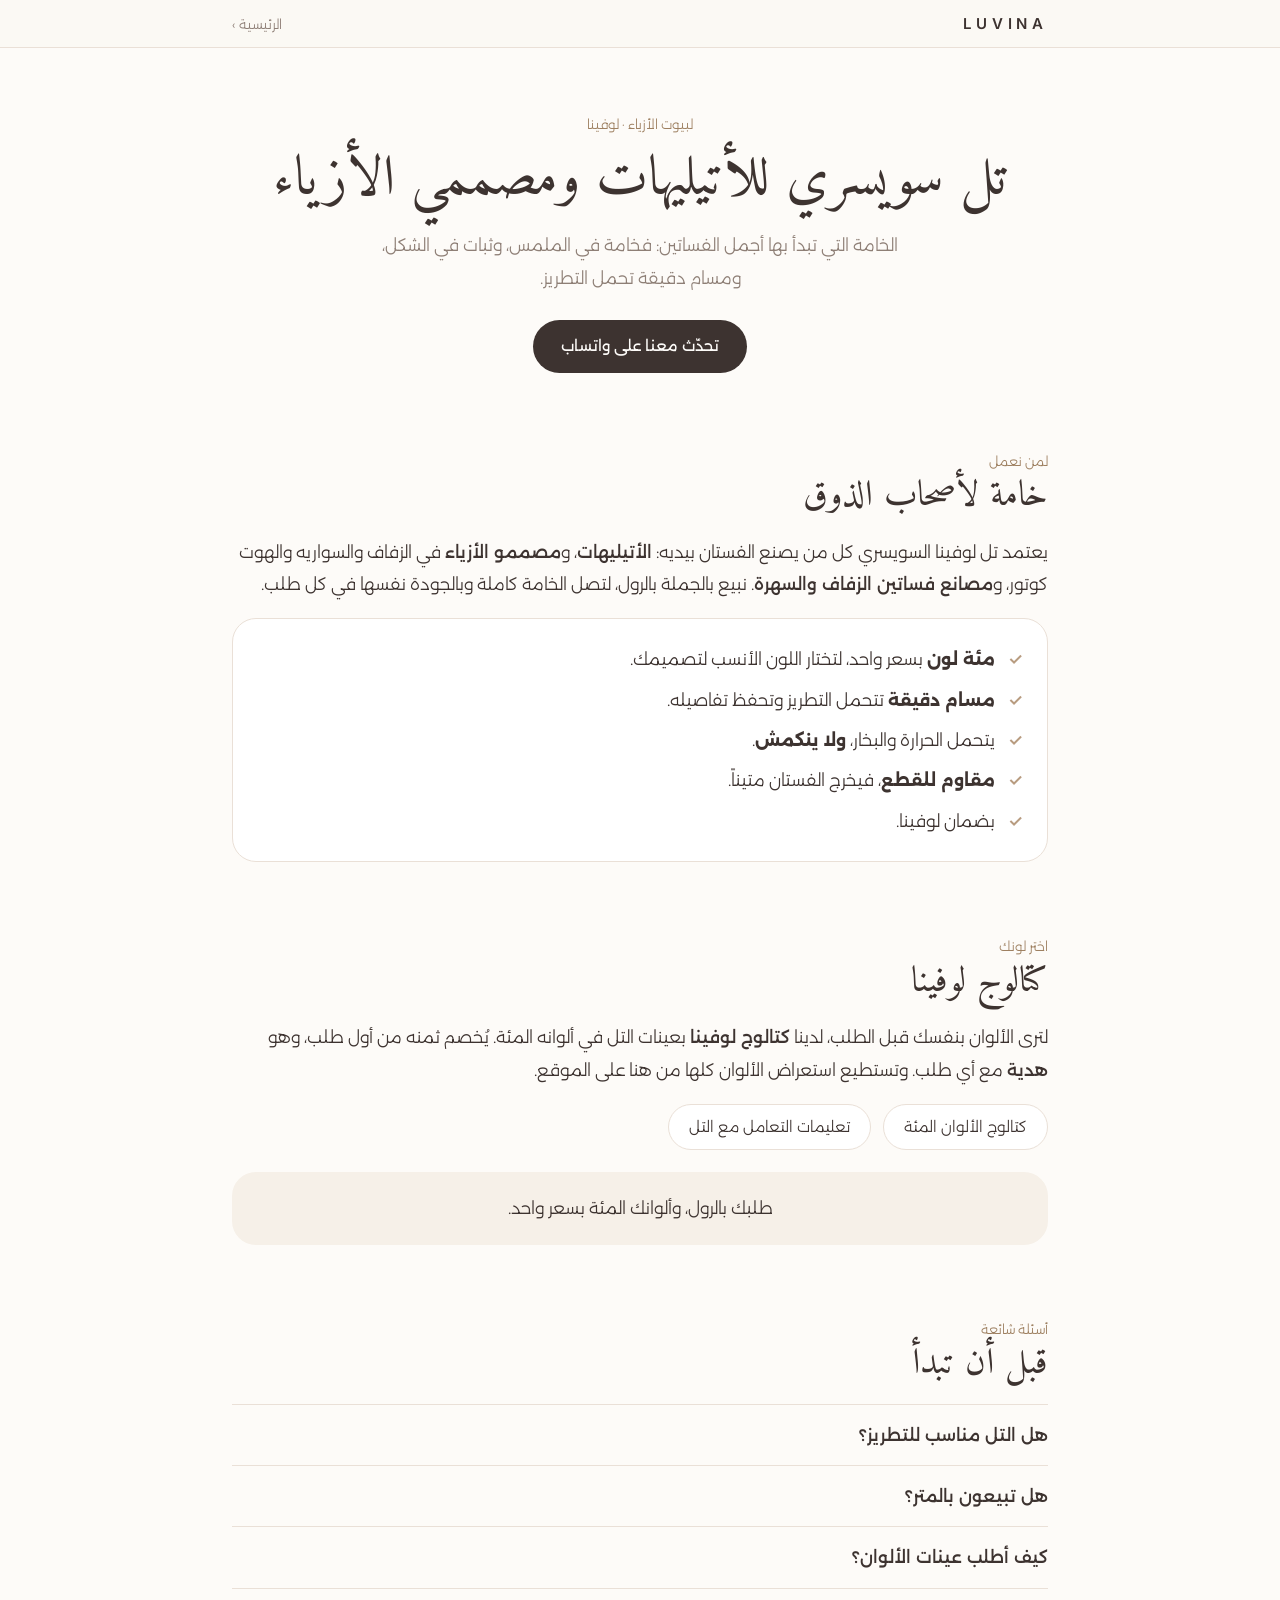
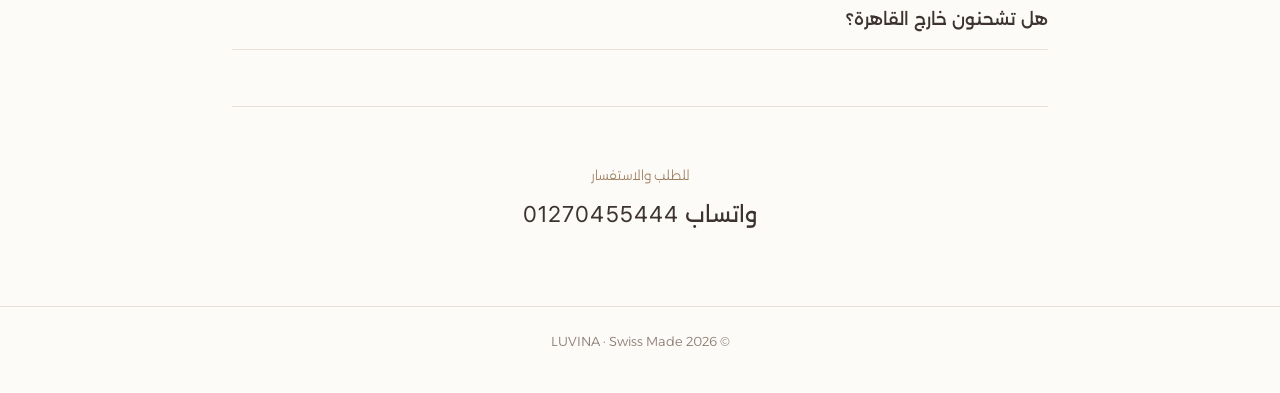
<file: swiss-tulle-ateliers/index.html>
<!doctype html>
<html lang="ar" dir="rtl">
<head>
<meta charset="utf-8">
<meta name="viewport" content="width=device-width,initial-scale=1,viewport-fit=cover">
<title>تل سويسري للأتيليهات ومصممي الأزياء | LUVINA لوفينا</title>
<meta name="description" content="تل لوفينا السويسري لبيوت الأزياء والأتيليهات ومصانع فساتين الزفاف والسهرة: مئة لون بضمان، يتحمل التطريز ولا ينكمش. الجملة بالرول وكتالوج ألوان.">
<link rel="canonical" href="https://luvinatex.com/swiss-tulle-ateliers/">
<meta property="og:title" content="LUVINA | تل سويسري للأتيليهات ومصممي الأزياء">
<meta property="og:description" content="خامة سويسرية فاخرة لفساتين الزفاف والسهرة والهوت كوتور.">
<meta name="theme-color" content="#FDFBF8">
<link rel="preconnect" href="https://fonts.googleapis.com">
<link rel="preconnect" href="https://fonts.gstatic.com" crossorigin>
<link href="https://fonts.googleapis.com/css2?family=Alexandria:wght@300;400;500;600&family=Amiri:wght@400;700&family=Inter:wght@300;400;500;600;700&display=swap" rel="stylesheet">
<script src="/analytics.js" defer></script>
<script src="/wf.js" defer></script>
<style>
:root{--bg:#FDFBF8;--alt:#F8F3EE;--ink:#3D3330;--soft:#8E7F76;--line:#EAE0D7;--champ:#B89C80;--link:#9E8061;--sand:#F6F0E8}
*{box-sizing:border-box}
body{margin:0;background:var(--bg);color:var(--ink);font-family:'Alexandria','SF Arabic','Segoe UI',Tahoma,sans-serif;font-weight:300;font-size:17px;line-height:1.9;-webkit-font-smoothing:antialiased;overflow-x:hidden}
a{color:inherit;text-decoration:none}
h1,h2,h3,p{margin:0}
header.gn{position:sticky;top:0;z-index:50;height:48px;background:rgba(251,248,244,.86);-webkit-backdrop-filter:saturate(180%) blur(20px);backdrop-filter:saturate(180%) blur(20px);border-bottom:1px solid var(--line)}
.gn .in{max-width:860px;margin:0 auto;height:48px;padding:0 22px;display:flex;align-items:center;justify-content:space-between}
.logo{font-family:Inter,sans-serif;font-weight:600;font-size:15px;letter-spacing:.32em;direction:ltr}
.back{font-size:13px;color:var(--soft)}
.wrap{max-width:860px;margin:0 auto;padding:0 22px}
.hero{text-align:center;padding:64px 0 40px}
.eyebrow{font-size:13px;color:var(--link)}
h1{font-family:'Amiri','Alexandria',sans-serif;font-weight:500;font-size:clamp(34px,6.4vw,56px);line-height:1.3;margin:8px 0 12px}
.lead{color:var(--soft);max-width:540px;margin:0 auto}
.pill{display:inline-block;margin-top:26px;padding:12px 28px;border-radius:999px;background:var(--ink);color:var(--bg);font-size:15px;font-weight:400}
section{padding:36px 0}
h2{font-family:'Amiri','Alexandria',sans-serif;font-weight:500;font-size:clamp(26px,4.6vw,36px);line-height:1.35;margin-bottom:14px}
.kicker{font-size:13px;color:var(--link)}
p.body{margin:14px 0}
p.body b{font-weight:500}
.box{border:1px solid var(--line);border-radius:24px;padding:20px 24px;background:#fff;margin-top:18px}
.box ul{list-style:none;margin:0;padding:0}
.box li{display:flex;gap:12px;align-items:baseline;padding:4px 0}
.mk{font-family:Inter,sans-serif;font-weight:600;color:var(--champ);flex:none;width:16px;text-align:center}
.result{margin-top:22px;background:var(--sand);border-radius:24px;padding:20px 24px;text-align:center}
.faq{border-top:1px solid var(--line)}
.faq details{border-bottom:1px solid var(--line);padding:14px 0}
.faq summary{cursor:pointer;font-weight:500;list-style:none}
.faq summary::-webkit-details-marker{display:none}
.faq p{color:var(--soft);margin-top:8px}
.links{display:flex;gap:12px;flex-wrap:wrap;margin-top:18px}
.links a{border:1px solid var(--line);border-radius:999px;padding:8px 20px;font-size:15px;background:#fff}
.close{text-align:center;padding:56px 0 70px;border-top:1px solid var(--line);margin-top:20px}
.close .wa{font-size:22px;font-weight:400;margin-top:6px}
.close bdi{font-family:Inter,sans-serif;letter-spacing:.05em}
footer{text-align:center;color:var(--soft);font-size:13px;padding:22px 0 40px;border-top:1px solid var(--line)}
@media(max-width:640px){.hero{padding:44px 0 28px}section{padding:28px 0}}
</style>
</head>
<body>
<header class="gn"><div class="in"><a class="logo" href="/" aria-label="LUVINA">LUVINA</a><a class="back" href="/">الرئيسية ›</a></div></header>

<main class="wrap">
  <div class="hero">
    <div class="eyebrow">لبيوت الأزياء · لوفينا</div>
    <h1>تل سويسري للأتيليهات ومصممي الأزياء</h1>
    <p class="lead">الخامة التي تبدأ بها أجمل الفساتين: فخامة في الملمس، وثبات في الشكل، ومسام دقيقة تحمل التطريز.</p>
    <a class="pill" href="https://wa.me/201270455444">تحدّث معنا على واتساب</a>
  </div>

  <section>
    <div class="kicker">لمن نعمل</div>
    <h2>خامة لأصحاب الذوق</h2>
    <p class="body">يعتمد تل لوفينا السويسري كل من يصنع الفستان بيديه: <b>الأتيليهات</b>، و<b>مصممو الأزياء</b> في الزفاف والسواريه والهوت كوتور، و<b>مصانع فساتين الزفاف والسهرة</b>. نبيع بالجملة بالرول، لتصل الخامة كاملة وبالجودة نفسها في كل طلب.</p>
    <div class="box"><ul>
      <li><span class="mk">✓</span><span><b>مئة لون</b> بسعر واحد، لتختار اللون الأنسب لتصميمك.</span></li>
      <li><span class="mk">✓</span><span><b>مسام دقيقة</b> تتحمل التطريز وتحفظ تفاصيله.</span></li>
      <li><span class="mk">✓</span><span>يتحمل الحرارة والبخار، <b>ولا ينكمش</b>.</span></li>
      <li><span class="mk">✓</span><span><b>مقاوم للقطع</b>، فيخرج الفستان متيناً.</span></li>
      <li><span class="mk">✓</span><span>بضمان لوفينا.</span></li>
    </ul></div>
  </section>

  <section>
    <div class="kicker">اختر لونك</div>
    <h2>كتالوج لوفينا</h2>
    <p class="body">لترى الألوان بنفسك قبل الطلب، لدينا <b>كتالوج لوفينا</b> بعينات التل في ألوانه المئة. يُخصم ثمنه من أول طلب، وهو <b>هدية</b> مع أي طلب. وتستطيع استعراض الألوان كلها من هنا على الموقع.</p>
    <div class="links"><a href="/colors/">كتالوج الألوان المئة</a><a href="/instructions/">تعليمات التعامل مع التل</a></div>
    <div class="result">طلبك بالرول، وألوانك المئة بسعر واحد.</div>
  </section>

  <section>
    <div class="kicker">أسئلة شائعة</div>
    <h2>قبل أن تبدأ</h2>
    <div class="faq">
      <details><summary>هل التل مناسب للتطريز؟</summary><p>نعم، مساميه دقيقة تتحمل التطريز وتحفظ تفاصيله.</p></details>
      <details><summary>هل تبيعون بالمتر؟</summary><p>البيع بالجملة بالرول فقط. وإن احتجت بالمتر فنرشدك إلى موزّع معتمد.</p></details>
      <details><summary>كيف أطلب عينات الألوان؟</summary><p>عبر كتالوج لوفينا، تواصل معنا على واتساب لنرتب لك الطلب والشحن.</p></details>
      <details><summary>هل تشحنون خارج القاهرة؟</summary><p>نعم، إلى كل المحافظات. القاهرة في اليوم نفسه، وباقي المحافظات خلال ٤٨ إلى ٧٢ ساعة.</p></details>
    </div>
  </section>

  <div class="close">
    <div class="eyebrow">للطلب والاستفسار</div>
    <div class="wa"><a href="https://wa.me/201270455444">واتساب <bdi>01270455444</bdi></a></div>
  </div>
</main>
<footer>© 2026 LUVINA · Swiss Made</footer>
</body>
</html>
</file>
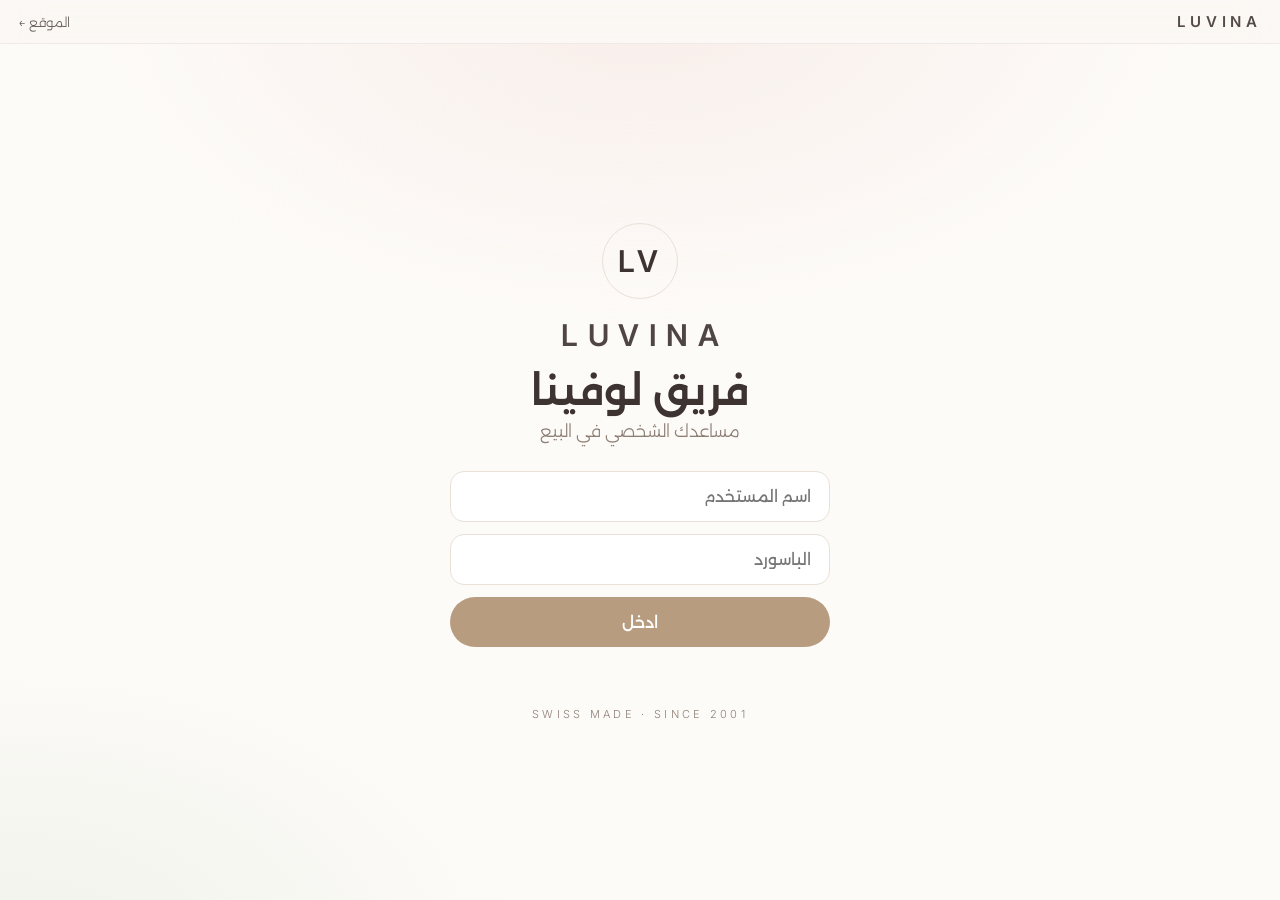
<file: team/index.html>
<!doctype html>
<html lang="ar" dir="rtl">
<head>
<meta name="robots" content="noindex, nofollow">
<meta charset="utf-8">
<meta name="viewport" content="width=device-width,initial-scale=1,viewport-fit=cover">
<title>Luvina Team</title>
<meta name="theme-color" content="#f7f2ec">
<link rel="manifest" href="manifest.json">
<link rel="apple-touch-icon" href="icon-512.png">
<link rel="icon" href="icon-192.png">
<meta name="apple-mobile-web-app-capable" content="yes">
<link rel="preconnect" href="https://fonts.googleapis.com">
<link rel="preconnect" href="https://fonts.gstatic.com" crossorigin>
<link href="https://fonts.googleapis.com/css2?family=Alexandria:wght@300;400;500;600&family=Amiri:wght@400;700&family=Inter:wght@400;600&display=swap" rel="stylesheet">
<style>
:root{
  --bg:#f7f2ec;--bg2:#efe6db;--card:#fffdfa;--ink:#2b211d;--soft:#6f625a;--line:#e8ddd0;
  --gold:#b38b55;--gold2:#d9bb8a;--wine:#7a2e36;--wine2:#9b4a52;--nude:#e9d3c3;--ok:#6f8f69;
  --sh:0 1px 2px rgba(60,40,30,.05),0 8px 24px -12px rgba(60,40,30,.18);
  --serif:"Amiri",Georgia,serif;--sans:"IBM Plex Sans Arabic",system-ui,"Segoe UI",Tahoma,sans-serif;
}
*{box-sizing:border-box;-webkit-tap-highlight-color:transparent}
html,body{margin:0;height:100%;background:var(--bg);color:var(--ink);font-family:var(--sans)}
body{background:
  radial-gradient(circle at 1px 1px,rgba(179,139,85,.10) 1px,transparent 1.4px) 0 0/14px 14px,
  linear-gradient(180deg,#fbf7f2 0%,var(--bg) 40%,var(--bg2) 100%)}
button,input,select{font:inherit;color:inherit}
.hide{display:none!important}
.serif{font-family:var(--serif)}
@keyframes up{from{opacity:0;transform:translateY(8px)}to{opacity:1;transform:none}}
@keyframes blink{0%,80%,100%{opacity:.25}40%{opacity:1}}
@keyframes shine{from{background-position:200% 0}to{background-position:-200% 0}}

/* ---------- login ---------- */
#login{min-height:100%;display:grid;place-items:center;padding:28px;position:relative;overflow:hidden}
#login:before{content:"";position:absolute;inset:-20%;background:radial-gradient(40% 35% at 70% 20%,rgba(217,187,138,.35),transparent 70%),radial-gradient(35% 30% at 20% 85%,rgba(122,46,54,.12),transparent 70%)}
.lbox{position:relative;width:100%;max-width:380px;text-align:center;animation:up .6s ease}
.mono{width:76px;height:76px;margin:0 auto 18px;border-radius:50%;display:grid;place-items:center;background:var(--ink);color:var(--gold2);font-family:var(--serif);font-size:30px;letter-spacing:.04em;box-shadow:0 10px 30px -10px rgba(43,33,29,.6)}
.lbox h1{font-family:var(--serif);font-weight:700;font-size:46px;letter-spacing:.14em;margin:0}
.lbox .sub{color:var(--soft);font-size:14px;margin:6px 0 30px}
.field{position:relative;margin-bottom:12px}
.field input{width:100%;padding:15px 18px;border-radius:14px;border:1px solid var(--line);background:rgba(255,253,250,.9);outline:none;font-size:16px;transition:.2s}
.field input:focus{border-color:var(--gold);box-shadow:0 0 0 4px rgba(179,139,85,.15)}
.cta{width:100%;padding:15px;border:0;border-radius:14px;cursor:pointer;font-weight:600;font-size:16px;color:#fff;background:linear-gradient(135deg,var(--ink),#4a3830);box-shadow:var(--sh);transition:.15s}
.cta:active{transform:scale(.98)}
.err{color:var(--wine);font-size:14px;min-height:22px;margin-top:12px}
.lfoot{margin-top:26px;font-size:11px;letter-spacing:.25em;color:var(--gold)}

/* ---------- shell ---------- */
#app{height:100%;display:flex;flex-direction:column;max-width:820px;margin:0 auto}
header{padding:14px 18px 10px;padding-top:max(14px,env(safe-area-inset-top));display:flex;align-items:center;gap:12px}
header .mono{width:42px;height:42px;font-size:17px;margin:0;box-shadow:none}
.hi{flex:1;min-width:0}
.hi .t{font-family:var(--serif);font-size:22px;font-weight:700;line-height:1.2}
.hi .s{font-size:12px;color:var(--soft);display:flex;align-items:center;gap:6px}
.dot{width:7px;height:7px;border-radius:50%;background:var(--ok)}
.dot.off{background:var(--gold)}
.icon-btn{border:1px solid var(--line);background:var(--card);border-radius:12px;padding:8px 12px;font-size:13px;cursor:pointer;color:var(--soft)}
.tabs{display:flex;gap:6px;padding:0 18px 10px}
.tabs button{flex:1;padding:10px;border-radius:12px;border:1px solid transparent;background:none;cursor:pointer;font-weight:500;color:var(--soft);transition:.2s}
.tabs button.on{background:var(--card);border-color:var(--line);color:var(--ink);box-shadow:var(--sh)}
main{flex:1;overflow:auto;padding:6px 18px 18px;scroll-behavior:smooth}

/* ---------- home / chat ---------- */
.tip{position:relative;border-radius:20px;padding:20px 20px 18px;margin:6px 0 16px;color:#fbf5ee;overflow:hidden;
  background:linear-gradient(135deg,#2b211d 0%,#4b2a2e 60%,#7a2e36 100%);box-shadow:var(--sh);animation:up .5s ease}
.tip:after{content:"";position:absolute;inset:0;background:radial-gradient(circle at 1px 1px,rgba(255,255,255,.08) 1px,transparent 1.5px) 0 0/10px 10px;pointer-events:none}
.tip .k{font-size:11px;letter-spacing:.2em;color:var(--gold2)}
.tip .h{font-family:var(--serif);font-size:22px;margin:6px 0 6px}
.tip .b{font-size:14px;line-height:1.8;opacity:.9}
.tip button{margin-top:12px;border:1px solid rgba(217,187,138,.5);background:rgba(255,255,255,.06);color:var(--gold2);border-radius:999px;padding:7px 14px;cursor:pointer;font-size:13px}
.grid{display:grid;grid-template-columns:repeat(3,1fr);gap:10px;margin-bottom:18px}
@media(max-width:520px){.grid{grid-template-columns:repeat(2,1fr)}}
.tile{background:var(--card);border:1px solid var(--line);border-radius:16px;padding:14px;cursor:pointer;text-align:right;box-shadow:var(--sh);transition:.15s;animation:up .5s ease both}
.tile:active{transform:scale(.97)}
.tile .e{font-size:22px}
.tile .n{font-weight:600;margin-top:6px;font-size:14px}
.tile .d{font-size:12px;color:var(--soft);margin-top:2px}

.msg{display:flex;gap:10px;margin-bottom:14px;animation:up .35s ease}
.msg.me{flex-direction:row-reverse}
.av{flex:none;width:32px;height:32px;border-radius:50%;display:grid;place-items:center;background:var(--ink);color:var(--gold2);font-family:var(--serif);font-size:14px}
.me .av{display:none}
.bub{max-width:86%;padding:13px 16px;border-radius:18px;line-height:1.85;font-size:15px;white-space:pre-wrap;word-wrap:break-word}
.bot .bub{background:var(--card);border:1px solid var(--line);border-top-right-radius:6px;box-shadow:var(--sh)}
.me .bub{background:var(--ink);color:#fbf5ee;border-top-left-radius:6px}
.bub b{color:var(--wine);font-weight:600}
.bub .lead{color:var(--soft);font-size:14px;display:block;margin-bottom:2px}
.bub .ttl{font-family:var(--serif);font-size:20px;font-weight:700;display:block;margin-bottom:4px;color:var(--ink)}
.typing .bub{display:flex;gap:5px;padding:16px 18px}
.typing i{width:7px;height:7px;border-radius:50%;background:var(--gold);animation:blink 1.2s infinite}
.typing i:nth-child(2){animation-delay:.2s}.typing i:nth-child(3){animation-delay:.4s}
.rel{margin-top:12px;padding-top:10px;border-top:1px dashed var(--line)}
.rel .lbl{font-size:12px;color:var(--soft);margin-bottom:6px}
.chips{display:flex;flex-wrap:wrap;gap:6px}
.chip{border:1px solid var(--line);background:var(--bg);padding:7px 12px;border-radius:999px;font-size:13px;cursor:pointer;transition:.15s}
.chip:hover{border-color:var(--gold)}
.chip:active{background:var(--nude)}
.calc{border-collapse:collapse;width:100%;margin:6px 0;font-size:14px}
.calc td{padding:6px 0;border-bottom:1px dashed var(--line)}
.calc td:last-child{text-align:left;font-variant-numeric:tabular-nums;white-space:nowrap}
.calc tr.tot td{font-weight:700;color:var(--wine);border:0;font-size:17px;padding-top:10px}

.quick{display:flex;gap:6px;overflow-x:auto;padding:4px 18px 8px;scrollbar-width:none}
.quick::-webkit-scrollbar{display:none}
.quick .chip{white-space:nowrap;background:var(--card)}
.bar{display:flex;gap:8px;padding:10px 14px;padding-bottom:max(12px,env(safe-area-inset-bottom));background:rgba(255,253,250,.85);backdrop-filter:blur(10px);border-top:1px solid var(--line)}
.bar input{flex:1;padding:14px 16px;border-radius:16px;border:1px solid var(--line);background:#fff;outline:none;font-size:16px;transition:.2s}
.bar input:focus{border-color:var(--gold);box-shadow:0 0 0 4px rgba(179,139,85,.12)}
.send{width:52px;border:0;border-radius:16px;cursor:pointer;background:linear-gradient(135deg,var(--wine),var(--wine2));color:#fff;font-size:20px;display:grid;place-items:center}
.send:active{transform:scale(.95)}

/* ---------- library ---------- */
.search{width:100%;padding:14px 16px;border-radius:16px;border:1px solid var(--line);background:var(--card);outline:none;margin:4px 0 8px;font-size:16px}
.cats{display:flex;gap:6px;overflow-x:auto;padding-bottom:6px;scrollbar-width:none}
.cats::-webkit-scrollbar{display:none}
.cats .chip{white-space:nowrap;background:var(--card)}
.cats .chip.on{background:var(--ink);color:#fbf5ee;border-color:var(--ink)}
.cat{font-family:var(--serif);font-size:24px;margin:20px 0 10px;color:var(--wine)}
.card{background:var(--card);border:1px solid var(--line);border-radius:16px;margin-bottom:8px;box-shadow:var(--sh);overflow:hidden}
.card .h{padding:15px 16px;font-weight:600;cursor:pointer;display:flex;justify-content:space-between;gap:10px}
.card .h:after{content:"+";color:var(--gold);font-size:20px;line-height:1}
.card.open .h:after{content:"–"}
.card .b{display:none;padding:0 16px 16px;line-height:1.85;white-space:pre-wrap;font-size:15px}
.card.open .b{display:block;animation:up .25s ease}
.card .b b{color:var(--wine)}

/* ---------- admin ---------- */
.sec{background:var(--card);border:1px solid var(--line);border-radius:18px;padding:18px;margin-bottom:14px;box-shadow:var(--sh)}
.sec h3{margin:0 0 12px;font-family:var(--serif);font-size:22px}
.row{display:flex;gap:8px;flex-wrap:wrap;margin-bottom:8px}
.row input,.row select{flex:1;min-width:130px;padding:12px 14px;border-radius:12px;border:1px solid var(--line);background:var(--bg);font-size:15px}
.btn{padding:11px 16px;border-radius:12px;border:0;background:var(--ink);color:#fbf5ee;cursor:pointer}
.btn.ghost{background:none;border:1px solid var(--line);color:var(--ink)}
.btn.danger{background:var(--wine)}
.u{display:flex;align-items:center;justify-content:space-between;gap:8px;padding:12px 0;border-bottom:1px solid var(--line);flex-wrap:wrap}
.u:last-child{border:0}
.u small{color:var(--soft)}
.note{font-size:13px;color:var(--soft);line-height:1.8}
.tag{font-size:11px;padding:3px 9px;border-radius:999px;background:var(--bg2)}
.tag.off{background:#f3dcdc;color:var(--wine)}
.chip.on{background:var(--ink);color:#fff;border-color:var(--ink)}
a.chip{text-decoration:none;color:inherit;display:inline-block}
</style>
<link rel="stylesheet" href="theme.css">
</head>
<body>
<header class="gn-mini"><a href="/" class="logo">LUVINA</a><a href="/" class="back">الموقع ←</a></header>

<section id="login">
  <div class="lbox">
    <div class="mono">LV</div>
    <h1>LUVINA</h1>
    <div class="sub">فريق لوفينا</div><div class="sub2">مساعدك الشخصي في البيع</div>
    <div class="field"><input id="lu" placeholder="اسم المستخدم" autocomplete="username" autocapitalize="off" spellcheck="false"></div>
    <div class="field"><input id="lp" type="password" placeholder="الباسورد" autocomplete="current-password"></div>
    <button class="cta" id="lbtn">ادخل</button>
    <div class="err" id="lerr"></div>
    <div class="lfoot">SWISS MADE · SINCE 2001</div>
  </div>
</section>

<section id="app" class="hide">
  <header>
    <div class="mono">LV</div>
    <div class="hi"><div class="t" id="greet"></div><div class="s"><span class="dot" id="net"></span><span id="netTxt"></span></div></div>
    <button class="icon-btn" id="logout">خروج</button>
  </header>
  <div class="tabs">
    <button data-tab="chat" class="on">اسأل</button>
    <button data-tab="lib">الدليل</button>
    <button data-tab="admin" id="adminTab" class="hide">الإدارة</button>
  </div>

  <main id="chat">
    <div id="home">
      <div class="tip" id="tip"></div>
      <div class="grid" id="tiles"></div>
    </div>
    <div id="msgs"></div>
  </main>
  <div class="quick" id="quick"></div>
  <form class="bar" id="ask"><input id="q" placeholder="اسألني أي حاجة… العميل قال إيه؟" autocomplete="off"><button class="send" aria-label="إرسال">↑</button></form>

  <main id="lib" class="hide"><input class="search" id="libq" placeholder="دوّر في الدليل…"><div class="cats" id="cats"></div><div id="libList"></div></main>

  <main id="admin" class="hide">
    <div class="sec"><h3>فريق السيلز</h3><div id="ulist"></div></div>
    <div class="sec">
      <h3>إضافة / تعديل مستخدم</h3>
      <div class="row"><input id="nu" placeholder="اسم المستخدم (إنجليزي)" autocapitalize="off"><input id="nn" placeholder="الاسم"></div>
      <div class="row"><input id="np" placeholder="الباسورد"><select id="nr"><option value="sales">سيلز</option><option value="admin">أدمن</option></select></div>
      <button class="btn" id="addU">حفظ المستخدم</button>
      <p class="note">التعديل بيوصل لكل الموبايلات أول ما تضغط <b>نشر</b>، وكل موبايل يتصل بالنت مرة.</p>
    </div>
    <div class="sec">
      <h3>النشر</h3>
      <div class="row"><button class="btn" id="pub">نشر التعديلات</button><button class="btn ghost" id="dl">تحميل ملف المستخدمين</button></div>
      <div class="row"><input id="tok" type="password" placeholder="مفتاح GitHub (مرة واحدة على جهازك)"><button class="btn ghost" id="saveTok">حفظ المفتاح</button></div>
      <p class="note" id="pubmsg"></p>
    </div>
    <div class="sec"><h3>أسئلة ماتجاوبتش</h3><p class="note">اللي المساعد مالقاش له رد على الجهاز ده. ابعتها لـ Claude يضيف ردها.</p><div id="miss" class="note"></div></div>
  </main>
</section>

<script>window.KB0={"version": "2026-11-17b", "entries": [{"id": "prices", "cat": "الأسعار والمنتجات", "t": "أسعار التل السويسري", "k": ["سعر", "اسعار", "بكام", "كام", "التوب", "تمن", "ثمن", "price", "لستة", "قايمة", "توب"], "a": "**التل السويسري — بالتوب الكامل (٢٥ متر):**\n• عرض **١٦٠ سم** ← **2,750 ج** للتوب\n• عرض **٣ متر** ← **5,500 ج** للتوب\n\nنفس السعر لكل الألوان.\nتوب واحد بالسعر المعلن، ومن **١٠ أتواب** بيبدأ خصم الشركاء.\n\n**التل الاسترتش** (عرض ١٥٠ سم): **4,000 ج** للتوب.\n**الدانتيل الفرنسي:** بالكوب، من **1,900 ج** (شوف \"الدانتيل الفرنسي\").\n\n💡 لو العميل سأل عن السعر بس، ماتقفلش عليه: اسأله **\"بتشتغل في إيه؟ أتيليه ولا تجارة ولا مصنع؟\"** عشان تبني الكلام على احتياجه."}, {"id": "tiers", "cat": "الأسعار والمنتجات", "t": "شرائح خصم الشركاء (التجار)", "k": ["خصم", "خصومات", "شرايح", "شرائح", "تاجر", "تجار", "جملة", "نسبة", "عرض", "discount", "كمية", "كميات", "شريحة"], "a": "**شرائح خصم الشركاء — على التل السويسري:**\n• من **10** توب ← **10%**\n• من **20** توب ← **15%**\n• من **50** توب ← **20%**\n• من **100** توب ← **25%**\n• من **200** توب ← **30%**\n\n**التل الاسترتش** له شرائح لوحده: ١٠ أتواب **3,600** · ٢٠ توب **3,400** · ٥٠ توب **3,200** (وبيقف عند ٥٠).\n\n⚠️ الدانتيل الفرنسي (الفرنش ليس) **مش داخل** في الخصم.\n\n💡 اكتب لي الكمية زي **\"٣٠ توب ١٦٠\"** وأنا أحسبلك الفاتورة بالخصم."}, {"id": "widths", "cat": "الأسعار والمنتجات", "t": "العروض والألوان المتاحة في كل عرض", "k": ["عرض", "١٦٠", "160", "٣ متر", "3 متر", "تلاتة متر", "متاح", "الوان", "لون", "مقاس", "عريض", "تنورة", "تنورات"], "a": "**عرض ١٦٠ سم:** متاح بكل الألوان **ماعدا 003 و 006 و 007**.\n\n**عرض ٣ متر** (للتنورات الواسعة): متاح بالألوان **003 · 006 · 007 · 008 · 087 · 094** بس.\n• الأكواد 3 و 6 و 7 **٣ متر بس**.\n\nالتوب في الاتنين **٢٥ متر**.\n**الاسترتش:** عرض **١٥٠ سم** بس."}, {"id": "colors", "cat": "الأسعار والمنتجات", "t": "أسماء الألوان والأكواد", "k": ["لون", "الوان", "كود", "اكواد", "ابيض", "اوف وايت", "اوف", "نيود", "بيج", "روز", "بني", "رمادي", "اصفر", "اناناس", "بادي", "قرفة", "سكري", "درجه", "نود"], "a": "عندنا **100 لون**. أشهر الأكواد:\n• **7** أبيض صريح\n• **6** أوف وايت\n• **29** بادي روز (بيج بلمسة روز خفيفة)\n• **22** نيود فاتح\n• **42** بيج فاتح\n• **78** روز باودر\n• **50** أصفر فاتح (أناناس)\n• **71** بني غامق\n• **87** بني قرفة\n• **52** رمادي غامق\n• **93** وايت جراي\n\n💡 العميل محتار في اللون؟ اعرض عليه **كتاب الألوان** (350 ج وبتتخصم من أول طلب)، أو ابعتله صفحة الألوان على الموقع."}, {"id": "catalog", "cat": "الأسعار والمنتجات", "t": "كتالوج لوفينا (الألوان)", "k": ["كتالوج", "كاتالوج", "كتاب", "عينة", "عينات", "سامبل", "sample", "الوان", "المية لون", "يشوف", "يلمس", "هدية", "عينه"], "a": "**كتالوج لوفينا:** عينات حقيقية من الـ100 لون يلمسها العميل قبل ما يختار.\n• **هدية مع أي طلب.**\n• لو العميل عايزه لوحده: **350 ج** والشحن عليه، والـ350 **بتتخصم بالكامل من أول طلب**.\n\n💡 جملة البيع: **\"الكتالوج ده هيبقى مرجعك، وفلوسه راجعة لك في أول طلب.\"**\nأحسن خطوة أولى مع أي أتيليه أو مصمم لسه متردد."}, {"id": "stretch", "cat": "الأسعار والمنتجات", "t": "التل الاسترتش (منتج جديد)", "k": ["استرتش", "ستريتش", "ستراتش", "stretch", "مطاط", "مرن", "يمتد", "بيمتد", "لانجري", "بطانه", "بطانة", "مايوه", "مايوهات", "جمباز", "4000", "نايلون", "شد", "ليكرا", "ليكرة"], "a": "**نايلون 100%، بيمتد طولاً وعرضاً ويرجع لشكله.**\n• لونين بس: **أوف وايت** و**نود** (درجة البشرة) — نفس السعر.\n• عرض واحد: **١٥٠ سم** (مفيش ٣ متر).\n• **4,000 ج** للتوب (٢٥ متر).\n• الشرائح: ١٠ أتواب **3,600** (10%) · ٢٠ توب **3,400** (15%) · ٥٠ توب **3,200** (20%) — وبيقف عند ٥٠.\n\n**استخدامه:** لانجري، **بطانة فساتين** (ممتاز)، مايوهات جمباز.\nمبيعاته بالتوب الكامل زي باقي التل."}, {"id": "lace", "cat": "الأسعار والمنتجات", "t": "الدانتيل الفرنسي (فرنش ليس)", "k": ["فرنش", "ليس", "دانتيل", "lace", "كوردونيه", "cordonnet", "مطرز", "كوب", "كوبون", "سيلفر", "شانتيه", "شانتيلي", "تطريز", "خرز", "لولو", "ترتر", "3700", "3300", "1900", "ايفوري", "اوف وايت مطرز"], "a": "**الدانتيل الفرنسي — بيتباع بالكوب (٣ م × ١.٥ م):**\n• **كوردونيه** أوف وايت (بارز، بكنار من الجانبين) ← **1,900 ج** للكوب — **٤ تصميمات** متاحة.\n• **مطرز** — ٥ تصميمات، والسعر حسب التصميم:\n   – ٤ تصميمات جديدة: **2,750 · 3,000 · 3,000 · 3,700 ج** للكوب (الـ3,700 مشغول بالخرز واللؤلؤ والترتر)\n   – **أوف وايت مطرز** (آيفوري) ← **3,300 ج**\n• السيلفر المطرز ← **نفد**\n\nاسمه **\"كوب\"** مش \"كوبون\".\n⚠️ مش داخل في خصم الشركاء.\n\nلفساتين الزفاف والسهرة والهوت كوتور."}, {"id": "features", "cat": "ليه لوفينا", "t": "مميزات تل لوفينا (نقط البيع)", "k": ["مميزات", "ميزة", "ليه", "ايه الفرق", "جودة", "خامة", "كوالتي", "سويسري", "يكوي", "مكوة", "مكواة", "ينكمش", "انكماش", "يقطع", "مسام", "تطريز", "ضمان"], "a": "**٦ نقط تبيع بيها:**\n1. **ثابت تحت المكواة:** مايدوبش، مايلمعش.\n2. **مابينكمشش:** المقاس اللي بتقصه هو اللي بيفضل.\n3. **مقاوم للقطع:** يستحمل القص والشد والتعديل.\n4. **مسامه دقيقة:** بتتحمل التطريز والخرز والكريستال.\n5. **ضمان من الشركة** وخدمة بعد البيع.\n6. **100 لون**، منهم درجات نيود كتير.\n\nSwiss Made · Since 2001\n\n💡 ماتعدّدش الـ6 مرة واحدة. اختار **النقطة اللي بتوجع العميل ده** وركّز عليها."}, {"id": "guarantee", "cat": "ليه لوفينا", "t": "الضمان", "k": ["ضمان", "مضمون", "ارجاع", "مرتجع", "استرجاع", "مشكلة", "عيب", "بعد البيع", "guarantee", "شكوى", "باظ"], "a": "تل لوفينا عليه **ضمان من الشركة** + **خدمة بعد البيع**.\nدي أقوى رسالة عندنا، لأن العميل متعود يشتري تل ولو باظ في الكي أو التعديل يتحمّل هو.\n\n💡 قولها كده: **\"إحنا شركة، مش محل. لو فيه أي مشكلة في الخامة إحنا اللي في ضهرك.\"**\n\n⚠️ أي حالة مرتجع أو شكوى فعلية: ماتوعدش بحاجة، ارفعها للمدير فوراً."}, {"id": "swiss", "cat": "ليه لوفينا", "t": "سويسري؟ ومن 2001؟", "k": ["سويسرا", "سويسري", "2001", "since", "الماركة", "البراند", "التوكيل", "وكالة", "وكيل", "اصلي", "تقليد", "صيني"], "a": "لوفينا **التوكيل في مصر** لبراند تل سويسري تاريخه من **2001** بره مصر.\n\n⚠️ ماتقولش إن لوفينا مصر من 2001. قول: **\"البراند تاريخه من 2001، وإحنا الوكيل في مصر.\"**\n\nلو العميل قال \"كله صيني\": وريه بنفسه، كوي وشد وقص قدامه. الخامة بتتكلم."}, {"id": "retail", "cat": "سياسة البيع", "t": "عميل عايز بالمتر (قطاعي)", "k": ["متر", "بالمتر", "قطاعي", "مترين", "تلاتة متر", "شوية", "كمية صغيرة", "فستان واحد", "حتة", "قطعه", "retail", "اقل من توب", "لفه"], "a": "**إحنا مابنبيعش قطاعي، بالتوب بس.**\n\n1. الأول وجّهه للتوب: **\"التوب ٢٥ متر، وهتلاقيه مكسب ليك لأن هتشتغل منه كذا قطعة.\"**\n2. لو مُصرّ على المتر، ابعته للموزعين المعتمدين في **مدينة نصر، شارع محمد حسنين هيكل**:\n**الأنصاري · فادي · المصري · دايموند · Velluer**"}, {"id": "distributors", "cat": "سياسة البيع", "t": "الموزعين المعتمدين", "k": ["موزع", "موزعين", "محل", "محلات", "فين", "اشتري منين", "مدينة نصر", "هيكل", "الانصاري", "فادي", "المصري", "دايموند", "velluer", "منصوره", "المنصوره", "لولي"], "a": "**موزعين لوفينا المعتمدين (بالمتر):**\n**القاهرة — شارع محمد حسنين هيكل، مدينة نصر:**\n• الأنصاري\n• فادي\n• المصري\n• دايموند\n• Velluer\n\n**المنصورة:** محل لولي للأقمشة — شارع الترعة.\n\n**مفيش موزعين لسه** في الإسكندرية، الشرقية، الغربية، المنوفية، كفر الشيخ (وباقي الدقهلية برّه المنصورة). أي تاجر هناك ده فرصة **موزع جديد**."}, {"id": "shipping", "cat": "الشحن والدفع", "t": "الشحن والتوصيل", "k": ["شحن", "توصيل", "يوصل", "امتى", "المحافظات", "اسكندرية", "بره مصر", "سفر", "مصاريف الشحن", "delivery", "دولي", "بريد", "ايجيبت بوست", "egypt post"], "a": "• **القاهرة:** في نفس اليوم.\n• **باقي المحافظات:** خلال ٤٨ لـ ٧٢ ساعة.\n• **بره مصر:** متاح — بالبريد السريع (**Egypt Post Express**، أسرع خدمة). أقل طلب دولي **٥ أتواب**.\n\nمصاريف الشحن على العميل، والفريق بيأكدها على واتساب."}, {"id": "payment", "cat": "الشحن والدفع", "t": "طرق الدفع", "k": ["دفع", "ادفع", "فلوس", "تحويل", "انستاباي", "instapay", "محفظة", "فودافون كاش", "كاش", "مقدم", "عربون", "انستا", "محفظه"], "a": "**طرق الدفع:**\n1. **محفظة إلكترونية:** تحويل على **01270455444** (فودافون/اتصالات/أورنج كاش) وابعت صورة التحويل واتساب.\n2. **InstaPay:** من زرار InstaPay في الموقع، وصورة التحويل واتساب.\n3. **كاش في مقر لوفينا:** ٤ شارع ابن عبد الظاهر، أمام مستشفى منشية البكري، مصر الجديدة."}, {"id": "address", "cat": "الشحن والدفع", "t": "العنوان والتواصل", "k": ["عنوان", "مقر", "فين", "مكان", "لوكيشن", "خريطة", "مصر الجديدة", "واتساب", "رقم", "انستجرام", "موقع", "لينك"], "a": "• **المقر:** ٤ شارع ابن عبد الظاهر، أمام مستشفى منشية البكري، الدور التاني، مصر الجديدة.\n• **واتساب:** 01270455444\n• **الموقع:** luvinatex.com\n• **إنستجرام:** @luvinatex\n\n💡 ابعت للعميل لينك الموقع دايماً، فيه الأسعار والألوان وبيعمل الطلب لوحده."}, {"id": "who-customer", "cat": "أنواع العملاء", "t": "مين عملاء لوفينا؟ وتعرف نوع العميل إزاي", "k": ["عميل", "عملاء", "نوع", "انواع", "مين", "اعرف", "اميز", "تاجر", "اتيليه", "مصمم", "مصنع"], "a": "**٤ أنواع، وكل واحد له كلام:**\n1. **تاجر أقمشة:** بيفكر في **المكسب ودوران البضاعة**.\n2. **أتيليه / مصمم أزياء:** بيفكر في **شكل الفستان وسمعته قدام العروسة**.\n3. **مصنع فساتين:** بيفكر في **الثبات والكمية والتوريد المنتظم**.\n4. **قطاعي:** يتوجّه للتوب أو للموزعين.\n\n💡 أول سؤال دايماً: **\"حضرتك شغال في إيه؟\"**"}, {"id": "trader-pitch", "cat": "أنواع العملاء", "t": "الكلام مع التاجر", "k": ["تاجر", "تجار", "محل اقمشة", "مكسب", "ربح", "هكسب", "يكسب", "هامش", "دوران", "يبيع", "جملة"], "a": "**التاجر بيشتري مكسب، مش قماش.**\n\n• احسبله **مكسبه بالأرقام**: لو جاب ٥٠ توب ١٦٠ ← خصم 20% ← التوب عليه **2,200 بدل 2,750**.\n• \"خامة **عليها ضمان**، يعني مفيش مرتجعات تاكل مكسبك.\"\n• \"**100 لون**، الزبون مش هيخرج من عندك من غير ما يلاقي لونه.\"\n• لو في الدلتا أو إسكندرية: اعرض عليه يبقى **موزع معتمد** في منطقته.\n\n💡 اقفل بخطوة: **\"أبدألك بكام توب وأي ألوان؟\"**"}, {"id": "atelier-pitch", "cat": "أنواع العملاء", "t": "الكلام مع الأتيليه / المصمم", "k": ["اتيليه", "اتيليهات", "مصمم", "مصممة", "ديزاينر", "designer", "فستان", "عروسة", "فرح", "سواريه", "هوت كوتور", "فساتين"], "a": "**المصمم بيشتري شكل الفستان وسمعته.**\n\nاتكلم في **الوجع اللي حاسه**:\n• \"التل بيتكرمش أو يدوب من المكواة؟\"\n• \"الفستان بيطلع مش منفوش زي الاسكتش؟\"\n• \"بعد التعديل بتبان علامة الإبرة والعروسة تقول التل وحش؟\"\n\nوبعدين: **\"لوفينا اتعملت عشان المشاكل دي، وعليها ضمان من الشركة.\"**\n\n**الموقف:** لوفينا مش بتبيع وبس، لوفينا **ضهر المصمم** في عالم الفاشون.\n⚠️ ماتبدأش بـ\"إحنا أكبر شركة\" وماتتوسّلش."}, {"id": "atelier-booking", "cat": "أنواع العملاء", "t": "حجز ميعاد مع أتيليه (العينة)", "k": ["ميعاد", "معاد", "مقابلة", "زيارة", "احجز", "اروح", "هشوف وقت", "هرد عليك", "بعدين", "عينة", "سامبل", "مشغول", "مشغولة", "السكرتيرة", "المساعدة", "هنشوف وقت", "نرد عليك", "هنرد", "نشوف وقت", "مواعيد", "مش فاضية"], "a": "**الطريقة الجديدة:** إنت مش رايح تبيع، إنت رايح **تسلّم عينة**.\n\n**الكلمة:**\n\"أهلاً، معاك [اسمك] من لوفينا. إحنا اخترنا كام مصمم في [المنطقة] عشان ناخد رأيهم في خامة تل جديدة قبل ما تنزل، وحضرتك منهم. محتاج ١٠ دقايق أسلّمك العينة بإيدي. **الأنسب لحضرتك بكرة ولا بعده؟**\"\n\n**لو قالوا \"هنشوف وقت ونرد عليك\":**\n\"تمام، أنا هبقى قريب منكم **يوم الأحد الصبح**، أعدّي ٥ دقايق أسيب العينة؟\" يعني ادّي ميعاد محدد إنت، ماتسيبهاش مفتوحة.\n\n⚠️ مع المساعدة أو السكرتيرة: **ماتتوسّلش**. اتكلم بثقة إنك بتقدّم حاجة مش بتطلب خدمة."}, {"id": "factory-pitch", "cat": "أنواع العملاء", "t": "الكلام مع مصنع الفساتين", "k": ["مصنع", "مصانع", "انتاج", "كميات كبيرة", "توريد", "ثبات", "factory", "خط انتاج"], "a": "**المصنع بيفكر في 3 حاجات: الثبات، التوريد، التكلفة.**\n\n• **الثبات:** \"كل توب زي اللي قبله. مفيش انكماش يبوّظ المقاسات في الإنتاج.\"\n• **التوريد:** 100 لون جاهزين، والقاهرة في نفس اليوم.\n• **التكلفة:** شرائح الخصم توصل **30%** من 200 توب. احسبله على كميته الشهرية.\n• **الضمان:** خامة مضمونة من الشركة، يعني مفيش هالك.\n\n💡 اطلب منه **حجم استهلاكه الشهري**، وابني العرض عليه."}, {"id": "obj-expensive", "cat": "الاعتراضات", "t": "العميل بيقول: غالي", "k": ["غالي", "غالية", "سعر عالي", "ارخص", "رخيص", "بلاقي", "فيه ارخص", "كتير", "مش هقدر", "الأسعار عالية", "نزل", "تنزل", "غاليه", "غالى", "تمنه", "تمن", "مكلف", "اقل", "خصم اكتر", "فصال", "فاصل"], "a": "**ماتنزلش في السعر، ارفع القيمة.**\n\n1. \"غالي مقارنة بإيه؟\" خليه يقولك بيقارن بإيه.\n2. احسبها على **الفستان مش التوب**: \"التوب بيعمل كذا فستان، الفرق على الفستان الواحد جنيهات، بس الفستان مش هيبوظ في الكي.\"\n3. \"التل الرخيص بيكلّفك **فستان بايظ وعميلة زعلانة**.\"\n4. **الضمان:** \"إحنا الوحيدين اللي ضامنين الخامة.\"\n5. لو تاجر أو مصنع: وريه **شرائح الخصم** على كميته.\n\n⚠️ ممنوع تدّي خصم من عندك خارج الشرائح."}, {"id": "obj-think", "cat": "الاعتراضات", "t": "العميل بيقول: هفكر / هرد عليك", "k": ["هفكر", "افكر", "هرد", "ارد عليك", "بعدين", "هكلمك", "هشوف", "مش دلوقتي", "سيبني", "هبقى", "هبلغك", "هقولك", "استشير", "هسال"], "a": "\"هفكر\" معناها غالباً **فيه سؤال لسه ماجاوبتهوش**.\n\n• اسأله بهدوء: **\"أكيد. إيه أكتر حاجة محتاج تفكر فيها، السعر ولا الخامة ولا الكمية؟\"**\n• لو الخامة: اعرض **كتاب الألوان** أو عينة.\n• لو السعر: ارجع لكارت **\"غالي\"**.\n• ماتسيبهوش من غير **ميعاد متابعة محدد**: \"أكلمك الخميس الساعة ٢؟\"\n\n💡 سجّله ليد وتابعه. العميل اللي ماتتابعهوش، حد تاني هيتابعه."}, {"id": "obj-supplier", "cat": "الاعتراضات", "t": "العميل بيقول: عندي مورد / بجيب من حد", "k": ["مورد", "عندي حد", "بجيب من", "متعامل", "متعود", "تاجر تاني", "مكتفي", "مش محتاج", "عندي مورد", "شغال مع"], "a": "**ماتهاجمش المورد بتاعه.**\n\n• \"تمام جداً، وبتجيب منه إيه؟ وفيه حاجة نفسك تبقى أحسن؟\"\n• غالباً هيقول: الكي، الانكماش، الألوان مش متوفرة، الكوالتي مش ثابتة.\n• \"خلّي لوفينا **مورد تاني** ليك على الأقل في الألوان اللي مش بتلاقيها. ابدأ بتوب واحد وجرّب بنفسك.\"\n\n💡 الهدف: **أول طلب صغير**، والخامة تكمّل البيع."}, {"id": "obj-chinese", "cat": "الاعتراضات", "t": "العميل بيقول: ده صيني / كله زي بعضه", "k": ["صيني", "زي بعضه", "كله واحد", "نفس الخامة", "مفيش فرق", "تقليد", "ازاي اعرف", "اثبت"], "a": "**ماتجادلش، وريه.**\n\nاعمل له **التلات اختبارات** قدامه:\n1. **المكواة:** اكوي حتة. مش هتدوب ولا تلمع.\n2. **الشد والقص:** شد واقطع، الخامة بتقاوم.\n3. **الإبرة:** اغرز وشيل، العلامة بترجع.\n\nوبعدين: **\"لو ده زي اللي عندك، مش هطلب منك تغيّر.\"**"}, {"id": "obj-sample-first", "cat": "الاعتراضات", "t": "العميل عايز عينة ببلاش قبل ما يشتري", "k": ["عينة ببلاش", "مجانا", "ببلاش", "free", "جرب الاول", "حتة اجربها", "اجرب"], "a": "• للأتيليهات المستهدفة: **العينة بيسلّمها السيلز بإيده** في الزيارة (راجع كارت حجز الميعاد).\n• لأي حد تاني: اعرض **كتاب الألوان** بـ350 ج، **والفلوس بترجع في أول طلب**، فعملياً ببلاش.\n\n💡 \"مش هتدفع حاجة زيادة. الـ350 هتتخصم من أول توب.\""}, {"id": "obj-docs", "cat": "الاعتراضات", "t": "تاجر عايز عقد / فاتورة ضريبية / أوراق شركة", "k": ["عقد", "عقود", "فاتورة ضريبية", "سجل تجاري", "بطاقة ضريبية", "اوراق", "ورق", "شركة", "رسمي"], "a": "العقود مع التجار بتتكتب **بين أفراد بصفتهم الشخصية**، مش شركة مع شركة.\n\n⚠️ أي طلب لفاتورة ضريبية أو أوراق رسمية: **ماتوعدش بحاجة، ارفعه للمدير.**"}, {"id": "distributor-recruit", "cat": "أنواع العملاء", "t": "تجنيد موزع جديد (الدلتا وإسكندرية)", "k": ["موزع", "وكيل", "توكيل", "شراكة", "منصورة", "دقهلية", "اسكندرية", "طنطا", "الغربية", "الشرقية", "الزقازيق", "المنوفية", "كفر الشيخ", "محافظة", "بره القاهرة"], "a": "**مفيش لوفينا لسه في:** الإسكندرية، الشرقية، الغربية، المنوفية، كفر الشيخ (والدقهلية عندنا فيها المنصورة بس). **الفرصة مفتوحة.**\n\n**الكلام:**\n\"لوفينا بتختار **موزع معتمد واحد** في [المحافظة]. الزباين في منطقتك بيسألوا علينا ومش لاقيين حد. حابب تبقى إنت الاسم ده؟\"\n\n**المزايا:** شرائح خصم لحد 30%، 100 لون، ضمان من الشركة، والشركة بتحوّل له طلبات المتر في منطقته.\n\n💡 اقفل بطلب أول: **\"نبدأ بـ٢٠ توب تشكيلة ألوان، 15% خصم.\"**"}, {"id": "opening-call", "cat": "سكريبتات", "t": "أول مكالمة مع عميل جديد", "k": ["مكالمة", "اتصل", "اكلم", "اول مرة", "افتتاحية", "ابدأ", "اقول ايه", "ازاي ابدأ", "دخلة", "مدخل"], "a": "**١٠ ثواني بس عشان يسمعك:**\n\"أهلاً يا فندم، معاك [اسمك] من **لوفينا**، التل السويسري. حضرتك شغال في الأتيليه ولا التجارة؟\"\n\nبعدين **سؤال وجع واحد** حسب نوعه:\n• مصمم: \"التل اللي معاك بيستحمل المكواة؟\"\n• تاجر: \"إيه أكتر لون الزباين بتسأل عليه ومش بتلاقيه؟\"\n• مصنع: \"بتواجه انكماش بعد الكي في الإنتاج؟\"\n\n**اسمع أكتر ما تتكلم.** وختام المكالمة يا **ميعاد** يا **طلب** يا **إرسال لينك الموقع + متابعة**."}, {"id": "whatsapp-first", "cat": "سكريبتات", "t": "أول رسالة واتساب لعميل جاي من إعلان", "k": ["واتساب", "رسالة", "ارد", "رد", "اعلان", "سأل", "ليد", "lead", "استفسار", "اول رسالة"], "a": "**نموذج:**\n\"أهلاً بحضرتك في لوفينا ✨\nتل سويسري، ١٠٠ لون، ثابت تحت المكواة ومابينكمشش، وعليه ضمان من الشركة.\nكل الأسعار والألوان هنا: luvinatex.com\nحضرتك أتيليه ولا تاجر ولا مصنع؟ عشان أبعتلك العرض المناسب.\"\n\n💡 دايماً **اسأل نوع العميل ومنطقته بالظبط**، وسجّله كـ lead."}, {"id": "followup", "cat": "سكريبتات", "t": "رسالة متابعة لعميل ماردّش", "k": ["متابعة", "تابع", "ماردش", "مش بيرد", "سين", "seen", "اختفى", "فولو", "follow"], "a": "**متابعة ١ (بعد يومين):**\n\"صباح الخير يا فندم، بس حبيت أتأكد إن العرض وصلك. لو حابب أحجزلك الألوان قبل ما تخلص، قولّي 🙏\"\n\n**متابعة ٢ (بعد أسبوع)، ادّي سبب جديد:**\n\"وصلنا تصميمات دانتيل فرنسي جديدة، افتكرتك. أبعتلك الصور؟\"\n\n⚠️ ماتبعتش \"فينك؟\" أو \"ليه ماردتش\". كل رسالة لازم يبقى فيها **حاجة جديدة**."}, {"id": "closing", "cat": "سكريبتات", "t": "إزاي أقفل البيعة", "k": ["اقفل", "قفل", "اقفل البيعة", "closing", "يطلب", "يشتري", "طلب", "اوردر", "order", "اخلص"], "a": "**ماتسألش \"تحب تطلب؟\"، اسأل سؤال اختيار:**\n• \"أجهزلك ١٠ أتواب عشان تاخد خصم الـ10%، ولا تبدأ بـ٥؟\"\n• \"اللون 29 ولا 22 أنسب للشغل بتاعك؟\"\n• \"التوصيل النهارده ولا بكرة الصبح؟\"\n\nبعد الموافقة: ابعتله **لينك الموقع** يعمل الطلب، أو اعمله الفاتورة، وأكّد **طريقة الدفع** (محفظة / إنستاباي / كاش في المقر)."}, {"id": "upsell-10", "cat": "سكريبتات", "t": "العميل طالب أقل من ١٠ أتواب", "k": ["٨ توب", "9 توب", "٩", "8", "قريب من", "يكمل", "خصم صغير", "زود", "زيادة"], "a": "لو قريب من شريحة، **وريه الفرق بالأرقام**:\n\"حضرتك طالب ٨ توب بـ22,000. لو خليتهم ١٠ هتاخد 10% على الكل، يعني ١٠ أتواب بـ24,750 بدل 27,500. **التوبين الزيادة عملياً بخصم كبير.**\"\n\n💡 اكتب لي الكمية وأنا أحسبهالك."}, {"id": "abroad", "cat": "الشحن والدفع", "t": "عميل من بره مصر", "k": ["بره مصر", "خارج مصر", "السعودية", "الكويت", "الخليج", "ليبيا", "سفر", "تصدير", "دولار", "export", "وزن", "اوزان", "كرتونه", "جرام", "دولي"], "a": "الشحن **لبره مصر متاح** بالبريد السريع (**Egypt Post Express**)، وأقل طلب **٥ أتواب**.\n\nخد من العميل: البلد، المدينة، الكمية، والألوان.\n\n**أوزان للحساب:**\n• توب عرض ١٦٠ سم = **١,١٠٠ جم**\n• توب عرض ٣ متر = **٢,٢٠٠ جم**\n• زوّد **١,٠٠٠ جم** على كل كرتونة\n\nوارفع الطلب للمدير عشان تكلفة الشحن وطريقة الدفع."}, {"id": "cristal-ombre", "cat": "الأسعار والمنتجات", "t": "منتجات جاية: لوفينا كريستال والتل الديجرادية", "k": ["كريستال", "cristal", "استراس", "هوت فيكس", "ديجرادية", "اومبري", "ombre", "متدرج", "جديد", "جاي"], "a": "**قريباً، لسه مش للبيع:**\n• **Luvina Cristal:** تل بتصميمات كريستال هوت فيكس.\n• **التل الديجرادية:** تل متدرج الألوان.\n\n💡 لو عميل سأل: \"حاجة جاية قريب جداً، أسجّلك عشان تبقى من أول الناس اللي تشوفها؟\" وسجّله."}, {"id": "golden-rules", "cat": "قواعد", "t": "القواعد الذهبية للسيلز", "k": ["قواعد", "ممنوع", "لازم", "قاعدة", "rules", "اتعامل", "اسلوب", "طريقة"], "a": "1. **لوفينا شركة كبيرة.** ماتقلّلش منها، وماتتوسّلش أي حد.\n2. **ماتقولش \"أكبر شركة\"** في أول كلامك. خلّي الخامة تتكلم.\n3. **مفيش قطاعي.** التوب أو الموزعين.\n4. **ممنوع أي خصم خارج الشرائح.**\n5. **الفرنش ليس** مش داخل في الخصم.\n6. **كل عميل = lead متسجل:** اسم، رقم، نوع، منطقة، تفاصيل.\n7. **أي حاجة مش متأكد منها:** \"هتأكد وأرجعلك\"، وارجع فعلاً."}, {"id": "spin", "cat": "نظريات البيع", "t": "طريقة SPIN: الأسئلة اللي بتبيع لوحدها", "k": ["spin", "اسئلة", "اسأل", "سؤال", "ازاي اسأل", "احتياج", "اعرف احتياجه", "نظرية", "نظريات"], "a": "**SPIN = ٤ أنواع أسئلة بالترتيب.** العميل هو اللي يقنع نفسه:\n\n**S — الوضع (Situation):** \"بتشتغل كام فستان في الشهر؟ بتجيب التل منين؟\"\n**P — المشكلة (Problem):** \"بيحصل إن التل يتكرمش أو يدوب في الكي؟\"\n**I — الأثر (Implication):** \"ولما ده بيحصل، العروسة بتقول إيه؟ بتعيد الشغل؟ بتخسر كام؟\"\n**N — المكسب (Need-payoff):** \"لو عندك تل مضمون ومابينكمشش، ده هيفرق معاك في إيه؟\"\n\n💡 **السر في سؤال الأثر (I).** هو اللي بيخلّي المشكلة الصغيرة تبان كبيرة، فالحل يبان يستاهل."}, {"id": "trust", "cat": "كسب الثقة", "t": "معادلة الثقة: إزاي العميل يثق فيك", "k": ["ثقة", "يثق", "يصدقني", "مصداقية", "trust", "مش واثق", "شاكك", "مش مصدق", "علاقة"], "a": "**الثقة = (المصداقية + الالتزام + القرب) ÷ المصلحة الشخصية**\n\n• **المصداقية:** اعرف منتجك أحسن من أي حد. أي معلومة مش متأكد منها: \"هتأكد وأرجعلك\".\n• **الالتزام:** قلت هكلمك الخميس ٢؟ كلّمه الخميس ٢ بالظبط. **أصغر وعد بيبني أكبر ثقة.**\n• **القرب:** افتكر اسمه، اسم الأتيليه، آخر حاجة اتكلمتوا فيها.\n• **المصلحة الشخصية (بتقسم على كل ده!):** لو حسّ إنك عايز تبيع وخلاص، الثقة بتقع.\n\n💡 أقوى جملة ثقة: **\"لو اللون ده مش هيمشي معاك، ماتاخدوش. خد ده بداله.\"** لما تمنعه من غلطة، بيصدّقك في كل حاجة بعدها."}, {"id": "cialdini", "cat": "الأسلحة النفسية", "t": "أسلحة الإقناع الـ٦ (Cialdini)", "k": ["اقناع", "اقنع", "نفسي", "نفسية", "سلاح", "اسلحة", "تاثير", "سيالديني", "cialdini", "سيكولوجي", "psychology", "حيل", "تكتيك"], "a": "**٦ أسلحة، وإزاي تستخدمها في لوفينا:**\n\n1. **المعاملة بالمثل:** ادّي الأول. العينة اللي بتسلمها بإيدك بتخلّيه حاسس إنه مديون لك بفرصة.\n2. **الالتزام والاتساق:** خليه يقول \"أيوه\" على حاجات صغيرة: \"الكي بيفرق معاك؟\" \"أيوه.\" وبعدها الأيوه الكبيرة أسهل.\n3. **الدليل الاجتماعي:** \"أتيليهات كتير في مصر الجديدة شغالة بيه.\" الناس بتمشي ورا الناس.\n4. **السلطة:** براند سويسري من 2001، ووكيل رسمي في مصر.\n5. **الإعجاب:** الناس بتشتري من اللي بتحبه. ابتسم في صوتك، وامدح شغله بجد.\n6. **الندرة:** \"الكوردونيه No.4 فاضل منه كميات قليلة.\" ⚠️ **بس لو حقيقي.** الكدب بيحرق الثقة للأبد."}, {"id": "anchoring", "cat": "الأسلحة النفسية", "t": "المرساة (Anchoring) وعرض السعر", "k": ["مرساه", "مرساة", "anchor", "السعر الاول", "اقول السعر", "امتى اقول السعر", "عرض السعر", "تسعير", "ازاي اقول السعر"], "a": "**أول رقم بيسمعه العميل بيبقى المرجع لكل اللي بعده.**\n\n• ابدأ بالكمية الكبيرة: \"شريحة الـ٥٠ توب بتنزل التوب لـ2,200.\" وبعدها التوب الواحد بـ2,750 مايبانش غالي.\n• ابدأ بعرض **٣ متر (5,500)** لو العميل بيعمل تنورات واسعة، فالـ١٦٠ تبان اقتصادية.\n• قارن بتكلفة الغلطة: \"فستان واحد بايظ بيكلّفك أكتر من فرق التوب.\"\n\n💡 **ماتقولش السعر قبل ما تعرف احتياجه.** السعر من غير قيمة = غالي دايماً."}, {"id": "loss-aversion", "cat": "الأسلحة النفسية", "t": "الخوف من الخسارة (أقوى من حب المكسب)", "k": ["خساره", "خسارة", "يخسر", "loss", "خوف", "يخاف", "يفوت", "فرصة", "هيضيع"], "a": "**الناس بتتحرك عشان ماتخسرش أكتر ما بتتحرك عشان تكسب.**\n\n❌ \"هتكسب جودة أحسن.\"\n✅ \"كل فستان بيبوظ في الكي، إنت **بتخسر** فيه الخامة والوقت والعروسة.\"\n\n❌ \"خد ١٠ أتواب عشان الخصم.\"\n✅ \"بـ٨ أتواب إنت **سايب ٢,٧٥٠ ج** على الترابيزة.\"\n\n⚠️ استخدمها بهدوء، مش تخويف. الهدف إنه يشوف الحقيقة."}, {"id": "mirroring", "cat": "كسب الثقة", "t": "المرآة والتسمية (أسلوب كريس فوس)", "k": ["مراه", "مرآة", "mirror", "تسمية", "label", "فوس", "voss", "تفاوض", "اسمع", "استماع", "يتكلم"], "a": "**من كتاب Never Split the Difference، أقوى أسلحة التفاوض:**\n\n**١. المرآة:** كرر آخر ٢ أو ٣ كلمات قالها، بنبرة سؤال.\nالعميل: \"التل اللي معايا بيعمل مشاكل في الكي.\"\nإنت: \"**بيعمل مشاكل في الكي؟**\" ← وهو هيكمّل ويحكيلك كل حاجة.\n\n**٢. التسمية:** سمّي إحساسه.\n\"**شكلك** اتلسعت قبل كده من مورد وعدك ومانفّذش.\"\n\"**يبان إن** الوقت عندك ضيق جداً في الموسم.\"\n\n**٣. سؤال الـ\"لأ\":** \"هل يبقى غلط لو أعدّي عليك ٥ دقايق الأحد؟\" الناس بترتاح لما تقول \"لأ\" أكتر من \"أيوه\".\n\n💡 بعد ما تعمل مرآة أو تسمية، **اسكت.** الصمت سلاحك."}, {"id": "feel-felt-found", "cat": "الاعتراضات", "t": "Feel – Felt – Found: الرد على أي اعتراض", "k": ["اعتراض", "اعتراضات", "ارد على", "رد على اعتراض", "مش مقتنع", "رافض", "feel", "felt", "found"], "a": "**تركيبة بتشتغل مع أي اعتراض تقريباً:**\n\n• **Feel:** \"أنا فاهم إحساس حضرتك…\"\n• **Felt:** \"ناس كتير حسّوا نفس الإحساس في الأول…\"\n• **Found:** \"…بس اللي لقوه بعد أول توب إن…\"\n\n**مثال:**\n\"فاهم إن السعر يبان أعلى من اللي متعود عليه. أتيليهات كتير قالوا كده في الأول، بس اكتشفوا إن مفيش فساتين بتبوظ في الكي، فالتوب **بيوفر لهم**.\"\n\n💡 قبلها دايماً: **اسمع للآخر** من غير ما تقاطعه."}, {"id": "laer", "cat": "الاعتراضات", "t": "LAER: خطوات التعامل مع الاعتراض", "k": ["laer", "خطوات", "اتعامل مع", "العميل زعلان", "متضايق", "هجوم", "معترض"], "a": "**٤ خطوات بالترتيب:**\n1. **Listen (اسمع):** للآخر، من غير ما تقاطع ولا تجهّز ردك.\n2. **Acknowledge (اعترف):** \"عندك حق تسأل في ده.\" (مش موافقة، اعتراف.)\n3. **Explore (استكشف):** \"تقصد إيه بالظبط؟ قارنت بإيه؟\" غالباً الاعتراض الحقيقي حاجة تانية.\n4. **Respond (رد):** دلوقتي بس رد، على الاعتراض الحقيقي.\n\n💡 أغلب السيلز بيقفزوا لخطوة ٤ على طول، وده اللي بيخسّرهم."}, {"id": "challenger", "cat": "نظريات البيع", "t": "البيع بالتحدّي (Challenger): علّم العميل حاجة جديدة", "k": ["challenger", "تحدي", "تحدى", "اعلمه", "معلومة", "خبير", "استشاري", "ابان خبير"], "a": "**أنجح السيلز مش اللطيف بس، ده اللي بيعلّم العميل حاجة ماكانش يعرفها.**\n\n**١. علّم:** \"تعرف إن انكماش التل بعد الكي ممكن يصغّر الفستان ٢ سم؟ وده سبب إن الفستان بيطلع ضيّق على العروسة بعد التقفيل.\"\n**٢. فصّل:** اربطها بشغله: \"وده بيحصل أكتر في الطبقات الكتير اللي بتعملها.\"\n**٣. اتحكّم:** ماتخافش توجّهه: \"ماتكمّلش الموسم على تل مش مضمون، جرّب توب واحد الأسبوع ده.\"\n\n💡 إنت مش بياع قماش، إنت **مستشار خامات**."}, {"id": "rapport", "cat": "كسب الثقة", "t": "بناء الألفة (Rapport) في أول دقيقة", "k": ["الفة", "ألفة", "rapport", "اول دقيقة", "انطباع", "اول انطباع", "ارتاح", "يحبني", "قريب منه", "كيميا"], "a": "**أول ٣٠ ثانية بيحددوا كل حاجة:**\n\n• **امشي على سرعته:** لو بيتكلم بسرعة، اتكلم أسرع شوية. لو هادي، اهدى.\n• **استخدم كلماته:** لو قال \"القماشة\" ماتقولش \"الخامة\".\n• **اسمه:** قوله في الأول وفي الآخر.\n• **امدح حاجة حقيقية:** \"شفت شغل حضرتك على إنستجرام، الفستان الأوف وايت بالكم المنفوش ده تحفة.\"\n• **ابتسم وانت بتتكلم في التليفون.** الابتسامة بتتسمع.\n\n⚠️ ماتبالغش في المجاملة، بتبان مزيفة."}, {"id": "closing-tech", "cat": "نظريات البيع", "t": "تقنيات القفل", "k": ["قفل", "تقفيل", "close", "closing", "تقنيات", "اقفل ازاي", "تكنيك"], "a": "**١. القفل الافتراضي:** اتكلم كإنه وافق: \"أجهزلك الألوان دي لبكرة؟\"\n**٢. قفل الاختيار:** \"29 ولا 22؟\" ، \"١٠ ولا ٢٠ توب؟\"\n**٣. القفل الملخّص:** \"يعني محتاج تل مايتأثرش بالكي، ألوان نيود، وتوصيل سريع، وده بالظبط اللي عندنا. نبدأ؟\"\n**٤. قفل الخطوة الصغيرة:** لو متردد: \"ابدأ بكتاب الألوان، فلوسه راجعالك.\"\n**٥. القفل بالصمت:** بعد ما تقول السعر أو تسأل سؤال القفل **اسكت تماماً.** أول واحد يتكلم بيخسر.\n\n💡 لو قال لأ، مش نهاية. اسأل: \"إيه اللي ناقص عشان تبقى أيوه؟\""}, {"id": "objection-price-psych", "cat": "الأسلحة النفسية", "t": "تقسيم السعر (السعر يبان أصغر)", "k": ["تقسيم", "قسم السعر", "على الفستان", "تكلفة الفستان", "سعر المتر", "المتر بكام"], "a": "**قسّم الرقم الكبير لوحدة صغيرة:**\n\nالتوب ١٦٠ = 2,750 ج ÷ ٢٥ متر = **110 ج للمتر**.\nلو الفستان محتاج ٨ متر تل ← **880 ج تل** في فستان بيتباع بآلاف.\n\n\"الفرق بين تل لوفينا وأي تل تاني على الفستان كله **كام مية جنيه**، وده تمن إن الفستان مايبوظش.\"\n\n💡 دايماً قارن بقيمة **المنتج النهائي**، مش بسعر التل التاني."}, {"id": "listening", "cat": "كسب الثقة", "t": "فن الاستماع وقاعدة ٧٠/٣٠", "k": ["استماع", "اسمع", "بتكلم كتير", "ساكت", "٧٠", "70", "سكوت", "صمت"], "a": "**العميل يتكلم ٧٠٪، وإنت ٣٠٪.**\n\n• اسأل أسئلة **مفتوحة**: \"إزاي؟ إيه؟ احكيلي…\" مش أسئلة إجابتها أيوه أو لأ.\n• **دوّن** كلماته بالظبط واستخدمها بعدين.\n• **ماتقاطعش** حتى لو عارف هيقول إيه.\n• لخّص كلامه: \"يعني لو فهمتك صح…\" ده بيحسّسه إنك فاهمه.\n\n💡 أكتر حاجة بتفرّق السيلز المحترف: **بيسأل أكتر ما بيتكلم.**"}, {"id": "gatekeeper", "cat": "سكريبتات", "t": "التعامل مع السكرتيرة / المساعدة", "k": ["سكرتيره", "سكرتيرة", "مساعده", "المساعدة", "مش موجود", "مش موجودة", "اوصل للمصمم", "مش بيردوا", "حد تاني بيرد"], "a": "**المساعدة مش عدو، دي بوابتك.**\n\n• اتكلم معاها **بثقة وندّية**، مش توسّل: \"أهلاً، أنا [اسمك] من لوفينا. عندي حاجة لـ[اسم المصممة] بخصوص خامة التل، ٢ دقيقة.\"\n• اعرف **اسمها** واستخدمه في كل مكالمة.\n• **خليها حليفتك:** \"إنتي أكيد عارفة أكتر مشكلة بتقابلكم في التل.\"\n• لو قالت \"مش موجودة\": \"تمام، إمتى أنسب وقت أكلمها؟ ولا أعدّي أسيب العينة معاكي؟\"\n\n⚠️ ممنوع: \"معلش ممكن لو سمحتي لو ينفع…\" ده توسّل."}, {"id": "motivation", "cat": "العقلية", "t": "العقلية: لما تتعب أو تترفض", "k": ["تعبان", "محبط", "زهقت", "زهقان", "مش عارف ابيع", "رفض", "رفضوني", "مفيش بيع", "احباط", "يأس", "موود", "قافل", "ضغط"], "a": "**الرفض جزء من الشغل، مش حكم عليك.**\n\n• في المتوسط بتحتاج **٨–١٠ مكالمات** عشان بيعة واحدة. كل \"لأ\" قرّبتك من \"أيوه\".\n• ماتحسبش البيعات بس، احسب **الأفعال**: مكالمات، عينات، مواعيد. الأفعال بتجيب البيع.\n• بعد كل رفض اسأل نفسك: **\"اتعلمت إيه؟\"** مش \"ليه أنا؟\".\n• ابدأ يومك بأسهل مكالمة، الزخم بيكبر.\n\n💪 لوفينا منتج قوي بجد. إنت مش بتقنع حد بحاجة وحشة، إنت بتحل مشكلة حقيقية."}, {"id": "objection-busy", "cat": "الاعتراضات", "t": "العميل بيقول: مشغول / مش فاضي", "k": ["مشغول", "مش فاضي", "مش فاضيه", "وقت", "مستعجل", "بعدين كلمني", "كلمني بعدين"], "a": "• **احترم وقته فوراً:** \"تمام جداً، هاخد ٣٠ ثانية بس.\"\n• قول **أقوى جملة** عندك: \"تل سويسري مايتأثرش بالكي وعليه ضمان. أسيبلك عينة تجربها بنفسك؟\"\n• أو حدد ميعاد: \"أكلمك بكرة ١١ ولا ٢؟\"\n\n💡 \"مشغول\" غالباً معناها \"مش شايف قيمة لسه\". اديله القيمة في جملة واحدة."}, {"id": "weekly-routine", "cat": "العقلية", "t": "روتين السيلز المحترف", "k": ["روتين", "يومي", "خطة", "تنظيم", "يومي ايه", "ابدأ يومي", "جدول", "تارجت", "target", "هدف"], "a": "**يوم السيلز المحترف:**\n• **الصبح:** راجع الـleads ورتّب أولويات اليوم (المتابعات الأول).\n• **أحسن وقت للمكالمات:** ١١–١ و ٤–٦.\n• **قاعدة الـ٥:** ٥ مكالمات جديدة + ٥ متابعات كل يوم، على الأقل.\n• **بعد كل مكالمة:** سجّل حالاً: اسم، نوع، منطقة، اتقال إيه، الخطوة الجاية وميعادها.\n• **آخر اليوم:** حدد أول ٣ مكالمات بكرة.\n\n💡 **مفيش عميل من غير \"خطوة جاية\" بميعاد.**"}, {"id": "tulle-care", "cat": "الأسعار والمنتجات", "t": "تعليمات التعامل مع التل (الكي والقص) + PDF", "k": ["تعليمات", "انستراكشنز", "instructions", "كي", "الكي", "مكواة", "مكوى", "بخار", "قص", "قصه", "كورساج", "كورساجات", "ليكرة", "بيمط", "بورسل", "زاوية", "45", "٤٥", "نايلون", "pdf", "دليل", "اتعامل", "التعامل", "مكوه", "مكواه", "يتلسع", "ساخن", "حراره", "اكوي", "اكوى", "كوي", "يتكوي", "كواه", "المكواه", "المكوه", "اكويه", "كويه"], "a": "**دليل التعامل مع التل، ابعته لأي عميل بيسأل:**\n📄 PDF: https://luvinatex.com/instructions/luvina-tulle-guide.pdf\n🔗 الصفحة: https://luvinatex.com/instructions/\n\n**١. الكي: بالبخار، مش بلسعة المكواة**\n• التل **نايلون 100%**، عشان كده قوي ومقاوم للقطع.\n• بيتحمل **البخار بكل درجاته** وبيتحمل الحرارة، بس **مابيتحملش لسعة كفة المكواة**.\n• يعني: وطّي حرارة الكفة نفسها، واعتمد على البخار.\n\n**٢. قص الكورساج: على البورسل، بزاوية 45**\n• تجنب **القص العرضي**، الليكرة فيه عالية.\n• عشان تلغي الليكرة خالص: طبّق القماش على **البورسل** (طرف القماش)، فتطلع زاوية قص جديدة **45 درجة**. دي الزاوية المظبوطة.\n• النتيجة: كورساج فِت، مابيمطش، وتشده براحتك."}]};window.U0={"version": 2, "users": [{"u": "mahmoud", "name": "محمود", "role": "admin", "active": true, "salt": "38162ee6e5373ac8", "hash": "618cec15a88b89933af16b8b1556e6c335f99301a4ea52a4ccf490b49754f0cd"}]};</script>
<script>
const REPO={owner:"luvinatex",repo:"luvinatex.github.io",path:"team/users.json",branch:"main"};
const PRICES={w160:2750,w3:5500,lace:1900,str:4000};
const STR_TIERS=[[50,20],[20,15],[10,10]];
const TIERS=[[200,30],[100,25],[50,20],[20,15],[10,10]];
const $=s=>document.querySelector(s);
const LS={get:(k,d)=>{try{const v=localStorage.getItem(k);return v?JSON.parse(v):d}catch(e){return d}},set:(k,v)=>{try{localStorage.setItem(k,JSON.stringify(v))}catch(e){}}};
const pick=a=>a[Math.floor(Math.random()*a.length)];
let KB=LS.get("lv_kb",null),USERS=LS.get("lv_users",null),ME=LS.get("lv_me",null);
if(window.KB0&&(!KB||KB.version<KB0.version))KB=KB0;
if(window.U0&&(!USERS||(!USERS.local&&USERS.version<U0.version)))USERS=U0;

/* ---------- sync ---------- */
async function getJSON(u){const r=await fetch(u+"?t="+Date.now(),{cache:"no-store"});if(!r.ok)throw 0;return r.json()}
async function sync(){
  if(location.protocol==="file:")return;
  try{const k=await getJSON("kb.json");if(!KB||k.version>=KB.version){KB=k;LS.set("lv_kb",k)}}catch(e){}
  try{const u=await getJSON("users.json");if(!USERS||!USERS.local||u.version>=USERS.version){USERS=u;LS.set("lv_users",u)}}catch(e){}
  if(ME&&USERS){const u=USERS.users.find(x=>x.u===ME.u);if(!u||!u.active||u.hash!==ME.hash){logout();$("#lerr").textContent="الحساب ده اتوقف، كلّم الإدارة."}}
}
function netDot(){const on=navigator.onLine;$("#net").classList.toggle("off",!on);$("#netTxt").textContent=on?"متصل · الدليل محدّث":"أوفلاين · شغال عادي"}
addEventListener("online",()=>{netDot();sync()});addEventListener("offline",netDot);

/* ---------- auth ---------- */
async function sha(s){const b=await crypto.subtle.digest("SHA-256",new TextEncoder().encode(s));return [...new Uint8Array(b)].map(x=>x.toString(16).padStart(2,"0")).join("")}
async function doLogin(){
  const u=$("#lu").value.trim().toLowerCase(),p=$("#lp").value.trim();$("#lerr").textContent="";
  if(!USERS){$("#lerr").textContent="افتح الأبلكيشن مرة وانت متصل بالنت الأول.";return}
  const x=USERS.users.find(a=>a.u===u&&a.active);
  if(!x||await sha(x.salt+":"+p)!==x.hash){$("#lerr").textContent="اسم المستخدم أو الباسورد غلط.";return}
  ME={u:x.u,name:x.name,role:x.role,hash:x.hash};LS.set("lv_me",ME);start();
}
$("#lbtn").onclick=doLogin;
$("#lp").addEventListener("keydown",e=>{if(e.key==="Enter")doLogin()});
function logout(){ME=null;try{localStorage.removeItem("lv_me")}catch(e){}$("#app").classList.add("hide");$("#login").classList.remove("hide")}
$("#logout").onclick=logout;

/* ---------- arabic ---------- */
const AD="٠١٢٣٤٥٦٧٨٩";
function norm(s){return (s||"").toLowerCase().replace(/[ً-ْـ]/g,"").replace(/[أإآ]/g,"ا").replace(/ة/g,"ه").replace(/ى/g,"ي").replace(/ؤ/g,"و").replace(/ئ/g,"ي").replace(/[٠-٩]/g,d=>AD.indexOf(d)).replace(/[^\p{L}\p{N}%\s]/gu," ").replace(/\s+/g," ").trim()}
const STOP=new Set("انا انت انتي هو هي احنا ده دي دا اللي الي في من على علي عن مع و او يا ايه اي ازاي كده بس لو لما عشان علشان هل ما مش لا ال اقول اعمل اعمله عايز عاوز محتاج ممكن طيب طب بقى انه انها له ليه لها كان يكون عنده عندي حاجه".split(" "));
function toks(s){return norm(s).split(" ").filter(w=>w&&!STOP.has(w)).map(w=>w.length>4&&w.startsWith("ال")?w.slice(2):w)}

/* ---------- engine ---------- */
function prepKB(){if(!KB||!KB.entries)KB=window.KB0;if(KB._p)return;KB.entries.forEach(e=>{e._k=e.k.map(norm);e._t=toks(e.t);e._a=norm(e.a)});const df={};KB.entries.forEach(e=>new Set(e._k).forEach(k=>df[k]=(df[k]||0)+1));KB._df=df;KB._p=1}
function lev1(a,b){if(Math.abs(a.length-b.length)>1)return false;let i=0,j=0,e=0;
  while(i<a.length&&j<b.length){if(a[i]===b[j]){i++;j++;continue}if(++e>1)return false;if(a.length>b.length)i++;else if(a.length<b.length)j++;else{i++;j++}}
  return e+(a.length-i)+(b.length-j)<=1}
function score(e,qt,qn){let s=0;
  for(const k of e._k){if(k.includes(" ")){if(qn.includes(k))s+=6;continue}
    for(const w of qt){if(w===k)s+=5+((KB._df&&KB._df[k]||9)<=2?4:0);else if(w.length>=3&&k.length>=3&&(w.includes(k)||k.includes(w)))s+=3;else if(w.length>=4&&k.length>=4&&lev1(w,k))s+=4.5}}
  for(const w of qt){if(e._t.includes(w))s+=2;else if(w.length>=4&&e._a.includes(w))s+=.5}
  return s}
function search(q){prepKB();const qt=toks(q),qn=" "+norm(q)+" ";if(!qt.length)return[];
  return KB.entries.map(e=>({e,s:score(e,qt,qn)})).filter(x=>x.s>=4).sort((a,b)=>b.s-a.s)}
const fmt=n=>n.toLocaleString("en-US");
function calc(q){const n=norm(q);
  const m=n.match(/(\d+)\s*(توب|اتواب|تواب|رول|رولات|كوب|كوبات|roll)/)||n.match(/(?:عايز|طالب|هياخد|ياخد|اخد|جاب|جايب|يجيب)\s*(\d+)/);
  if(!m)return null;const qty=+m[1];if(!qty||qty>100000)return null;
  if(/كوب|فرنش|ليس|دانتيل|كوردونيه|مطرز/.test(n)){const t=qty*PRICES.lace;return `<span class="ttl">حساب الدانتيل الفرنسي</span><table class="calc"><tr><td>${qty} كوب × ${fmt(PRICES.lace)} (كوردونيه)</td><td>${fmt(t)} ج</td></tr><tr class="tot"><td>الإجمالي</td><td>${fmt(t)} ج</td></tr></table>⚠️ الفرنش ليس مش داخل في خصم الشركاء.\nالمطرز سعره حسب التصميم: 2,750 · 3,000 · 3,000 · 3,700، والأوف وايت المطرز 3,300 للكوب.`}
  const str=/استرتش|ستريتش|ستراتش|stretch/.test(n);
  const wide=!str&&/(\b3\s*م|\b3 متر|تلاته متر|تلات متر|عرض 3|300)/.test(n);
  const price=str?PRICES.str:wide?PRICES.w3:PRICES.w160,tiers=str?STR_TIERS:TIERS,lbl=str?"استرتش · عرض ١٥٠ سم":wide?"عرض ٣ متر":"عرض ١٦٠ سم";
  const tier=tiers.find(t=>qty>=t[0]),pct=tier?tier[1]:0,gross=qty*price,disc=Math.round(gross*pct/100),net=gross-disc;
  let tip="";const next=[...tiers].reverse().find(t=>t[0]>qty);
  if(next){const ng=next[0]*price,nn=ng-Math.round(ng*next[1]/100);tip=`\n💡 لو خلّاهم <b>${next[0]}</b> توب ياخد <b>${next[1]}%</b>: الإجمالي ${fmt(nn)} ج (التوب بـ${fmt(Math.round(nn/next[0]))}).`}
  return `<span class="ttl">حساب الطلب · ${lbl}</span><table class="calc"><tr><td>${qty} توب × ${fmt(price)}</td><td>${fmt(gross)} ج</td></tr><tr><td>خصم الشركاء ${pct}%</td><td>− ${fmt(disc)} ج</td></tr><tr class="tot"><td>الإجمالي</td><td>${fmt(net)} ج</td></tr></table>التوب عليه <b>${fmt(Math.round(net/qty))} ج</b>. الشحن على العميل.${tip}`}
function esc(s){return String(s).replace(/[&<>"]/g,c=>({"&":"&amp;","<":"&lt;",">":"&gt;",'"':"&quot;"}[c]))}
function md(s){return esc(s).replace(/\*\*(.+?)\*\*/g,"<b>$1</b>")}

/* ---------- personality ---------- */
const first=()=>(ME&&ME.name||"").split(" ")[0];
const SMALL=[
  {re:/^(اهلا|اهلين|هاي|هاى|هلو|السلام|سلام|صباح|مساء|ازيك|ازيك يا|عامل ايه|hi|hello)/,r:()=>pick([`أهلاً يا ${first()} 👋 جاهز معاك. العميل قال إيه النهارده؟`,`يا هلا يا ${first()}! إيه الموقف اللي معاك؟`,`صباح الفل يا ${first()} ☀️ اسألني في أي حاجة.`])},
  {re:/(شكرا|شكر|تسلم|متشكر|ميرسي|thanks|تمام كده|حلو اوي|جامد)/,r:()=>pick([`العفو يا ${first()} 🙏 روح اقفلها!`,"تحت أمرك دايماً. بالتوفيق في المكالمة 💪","ولا يهمك. لو العميل قال حاجة تانية، ارجعلي."])},
  {re:/(انت مين|مين انت|بتعمل ايه|تقدر تعمل ايه|ازاي استخدمك|بتعرف ايه)/,r:()=>`أنا مساعد لوفينا 🤍 شغال حتى من غير نت.\nاسألني عن:\n• **رد على عميل** (غالي، هفكر، عندي مورد…)\n• **سكريبت** لأتيليه أو تاجر أو مصنع\n• **أسلحة الإقناع** وكسب الثقة\n• **أسعار وألوان** ولو كتبت "٢٥ توب" أحسبلك الفاتورة`},
];
const LEADS=["بص يا {n} 👌","تمام، ركّز معايا:","حلو السؤال ده.","دي بسيطة، بص:","خد دي وانت مرتاح:","موقف بيتكرر كتير، وده الحل:"];
const lead=()=>`<span class="lead">${esc(pick(LEADS).replace("{n}",first()))}</span>`;

/* ---------- chat ---------- */
const msgs=$("#msgs"),chatEl=$("#chat");
function bubble(html,who){const d=document.createElement("div");d.className="msg "+who;d.innerHTML=`<div class="av">LV</div><div class="bub">${html}</div>`;msgs.appendChild(d);chatEl.scrollTop=chatEl.scrollHeight;return d}
function bot(html){$("#home").classList.add("hide");const t=bubble("<i></i><i></i><i></i>","bot typing");
  setTimeout(()=>{t.remove();bubble(html,"bot")},350+Math.random()*350)}
function rel(list,label){return list.length?`<div class="rel"><div class="lbl">${label||"ممكن كمان يفيدك:"}</div><div class="chips">${list.map(o=>`<button class="chip" data-id="${o.id}">${esc(o.t)}</button>`).join("")}</div></div>`:""}
function entryHTML(e,others,withLead){return (withLead?lead():"")+`<span class="ttl">${esc(e.t)}</span>${md(e.a)}`+rel(others||[])}
function related(e,except){prepKB();return KB.entries.filter(x=>x.cat===e.cat&&x.id!==e.id&&!(except||[]).includes(x.id)).slice(0,3)}
function answer(q){
  $("#home").classList.add("hide");bubble(esc(q),"me");
  const n=norm(q);
  for(const s of SMALL)if(s.re.test(n)&&n.split(" ").length<=5){bot(md(s.r()));return}
  const c=calc(q),r=search(q);
  if(c){bot(c+rel(KB.entries.filter(x=>["tiers","upsell-10","closing"].includes(x.id)),"وكمان:"));return}
  if(!r.length){const m=LS.get("lv_miss",[]);m.unshift({q,d:new Date().toISOString().slice(0,10),u:ME&&ME.name});LS.set("lv_miss",m.slice(0,100));
    prepKB();const qt2=toks(q),qn2=" "+norm(q)+" ";
    const guess=qt2.length?KB.entries.map(e=>({e,s:score(e,qt2,qn2)})).filter(x=>x.s>=2).sort((a,b)=>b.s-a.s).slice(0,3).map(x=>x.e):[];
    const wa="https://wa.me/201270455444?text="+encodeURIComponent("سؤال من فريق السيلز ("+(ME&&ME.name||"")+"):\n"+q);
    bot(`مش لاقي إجابة أكيدة على ده يا ${esc(first())} 🤔\n<b>ماتألّفش رد للعميل.</b> قوله "هتأكد وأرجعلك".`+(guess.length?rel(guess,"ممكن تقصد:"):"")+`<div class="chips" style="margin-top:10px"><a class="chip" href="${wa}" target="_blank" rel="noopener">ابعت السؤال للمدير على واتساب ←</a></div>`);return}
  const top=r[0].e,more=r.slice(1,4).filter(x=>x.s>=5).map(x=>x.e);
  bot(entryHTML(top,more.length?more:related(top),true));
}
msgs.addEventListener("click",e=>{const b=e.target.closest(".chip");if(!b)return;
  if(b.dataset.id){const en=KB.entries.find(x=>x.id===b.dataset.id);$("#home").classList.add("hide");bubble(esc(en.t),"me");bot(entryHTML(en,related(en),false))}
  else if(b.dataset.q)answer(b.dataset.q)});
function send(){const q=$("#q").value.trim();if(!q)return;$("#q").value="";try{answer(q)}catch(err){bubble("حصلت مشكلة: "+esc(err&&err.message||err),"bot")}}
$("#ask").addEventListener("submit",e=>{e.preventDefault();send()});

const QUICK=["العميل بيقول غالي","هفكر وأرد عليك","الاسترتش","الدانتيل الفرنسي","الألوان","الشحن"];
$("#quick").innerHTML=QUICK.map(t=>`<button class="chip">${t}</button>`).join("");
$("#quick").onclick=e=>{const b=e.target.closest(".chip");if(b){tab("chat");answer(b.textContent)}};

const TILES=[
  ["🛡️","العميل بيقول…","غالي، هفكر، عندي مورد","العميل بيقول غالي"],
  ["🧮","احسب طلب","اختار المنتج واكتب الكمية","__calc"],
  ["📋","أسعار ومعلومات","الأسعار، الألوان، الشحن، الدفع","أسعار التل السويسري"],
  ["🎬","سكريبت جاهز","مكالمة، واتساب، متابعة","أول مكالمة مع عميل جديد"],
  ["🤝","كسب الثقة والإقناع","ثقة، أسلحة نفسية، SPIN","إزاي أكسب ثقة العميل"],
  ["📚","كل الدليل","دوّر في كل المعلومات","__lib"],
];
$("#tiles").innerHTML=TILES.map((t,i)=>`<button class="tile" style="animation-delay:${i*50}ms" data-q="${t[3]}"><div class="e">${t[0]}</div><div class="n">${t[1]}</div><div class="d">${t[2]}</div></button>`).join("");
$("#tiles").onclick=e=>{const b=e.target.closest(".tile");if(!b)return;const q=b.dataset.q;if(q==="__calc")showCalc();else if(q==="__lib")tab("lib");else answer(q)};

/* ---------- calculator card ---------- */
const CALC_P=[["160","تل ١٦٠ سم","توب 160"],["300","تل ٣ متر","توب 3 متر"],["str","استرتش","توب استرتش"],["lace","فرنش ليس","كوب فرنش"]];
function showCalc(){tab("chat");$("#home").classList.add("hide");
  const d=bubble(`<span class="ttl">احسب طلب</span><div class="chips" id="cp">${CALC_P.map((p,i)=>`<button class="chip${i?"":" on"}" data-k="${p[2]}">${p[1]}</button>`).join("")}</div><div style="margin:10px 0"><input id="cq" type="number" inputmode="numeric" min="1" placeholder="كام توب؟" style="width:100%;padding:12px;border:1px solid var(--line);border-radius:12px;font-size:18px;background:#fff"></div><div id="cr" class="note">اكتب الكمية وهتظهر الفاتورة.</div>`,"bot");
  let kw=CALC_P[0][2];const run=()=>{const v=+d.querySelector("#cq").value;d.querySelector("#cr").innerHTML=v>0?(calc(v+" "+kw)||""):"اكتب الكمية وهتظهر الفاتورة."};
  d.querySelector("#cp").addEventListener("click",e=>{const b=e.target.closest(".chip");if(!b)return;e.stopPropagation();d.querySelectorAll("#cp .chip").forEach(x=>x.classList.toggle("on",x===b));kw=b.dataset.k;run()});
  d.querySelector("#cq").addEventListener("input",run);setTimeout(()=>d.querySelector("#cq").focus(),50)}

function tipOfDay(){prepKB();const pool=KB.entries.filter(e=>["كسب الثقة","الأسلحة النفسية","نظريات البيع","العقلية"].includes(e.cat));
  const day=Math.floor(Date.now()/864e5),e=pool[day%pool.length];
  const plain=e.a.replace(/\*\*/g,"").split("\n").filter(l=>l.trim())[0];
  $("#tip").innerHTML=`<div class="k">سلاح النهارده</div><div class="h">${esc(e.t)}</div><div class="b">${esc(plain)}</div><button data-id="${e.id}">اقرا الشرح كامل ←</button>`;
  $("#tip button").onclick=()=>{bubble(esc(e.t),"me");bot(entryHTML(e,related(e),false))}}

/* ---------- library ---------- */
let curCat="";
function lib(){prepKB();const f=$("#libq").value.trim();let list=f?search(f).map(x=>x.e):KB.entries;if(curCat&&!f)list=list.filter(e=>e.cat===curCat);
  const by={};list.forEach(e=>(by[e.cat]=by[e.cat]||[]).push(e));
  $("#libList").innerHTML=Object.keys(by).map(c=>`<div class="cat">${esc(c)}</div>`+by[c].map(e=>`<div class="card${f?" open":""}"><div class="h">${esc(e.t)}</div><div class="b">${md(e.a)}</div></div>`).join("")).join("")||'<p class="note">مفيش نتايج.</p>'}
function cats(){prepKB();const cs=[...new Set(KB.entries.map(e=>e.cat))];$("#cats").innerHTML=[`<button class="chip${curCat?"":" on"}" data-c="">الكل</button>`,...cs.map(c=>`<button class="chip${c===curCat?" on":""}" data-c="${esc(c)}">${esc(c)}</button>`)].join("")}
$("#cats").onclick=e=>{const b=e.target.closest(".chip");if(!b)return;curCat=b.dataset.c;cats();lib()};
$("#libList").onclick=e=>{const h=e.target.closest(".h");if(h)h.parentElement.classList.toggle("open")};
$("#libq").oninput=lib;

/* ---------- tabs ---------- */
function tab(t){document.querySelectorAll(".tabs button").forEach(b=>b.classList.toggle("on",b.dataset.tab===t));
  ["chat","lib","admin"].forEach(id=>$("#"+id).classList.toggle("hide",id!==t));
  $("#quick").classList.toggle("hide",t!=="chat");$("#ask").classList.toggle("hide",t!=="chat");
  if(t==="lib"){cats();lib()}if(t==="admin")admin()}
document.querySelectorAll(".tabs button").forEach(b=>b.onclick=()=>tab(b.dataset.tab));

/* ---------- admin ---------- */
function admin(){
  $("#ulist").innerHTML=USERS.users.map(u=>`<div class="u"><div><b>${esc(u.name)}</b> <small>${esc(u.u)}</small> <span class="tag">${u.role==="admin"?"أدمن":"سيلز"}</span> ${u.active?"":'<span class="tag off">موقوف</span>'}</div><div class="row" style="margin:0">${u.u===ME.u?"":`<button class="btn ghost" data-t="${u.u}">${u.active?"إيقاف":"تفعيل"}</button><button class="btn danger" data-d="${u.u}">حذف</button>`}</div></div>`).join("");
  const m=LS.get("lv_miss",[]);$("#miss").innerHTML=m.length?m.map(x=>`• ${esc(x.q)} <small>(${esc(x.u||"")} ${x.d})</small>`).join("<br>"):"مفيش لسه 👌";
  $("#tok").value=LS.get("lv_tok","")?"••••••••":""}
function dirty(){USERS.version=(USERS.version||1)+1;USERS.local=1;LS.set("lv_users",USERS);admin();$("#pubmsg").textContent="فيه تعديلات لسه ما اتنشرتش. اضغط نشر."}
$("#ulist").onclick=e=>{const t=e.target.dataset.t,d=e.target.dataset.d;
  if(t){const u=USERS.users.find(x=>x.u===t);u.active=!u.active;dirty()}
  if(d&&confirm("تحذف المستخدم "+d+"؟")){USERS.users=USERS.users.filter(x=>x.u!==d);dirty()}};
$("#addU").onclick=async()=>{const u=$("#nu").value.trim().toLowerCase(),n=$("#nn").value.trim()||u,p=$("#np").value.trim(),r=$("#nr").value;
  if(!/^[a-z0-9._-]{3,}$/.test(u)){alert("اسم المستخدم إنجليزي وأرقام، ٣ حروف على الأقل");return}
  if(p.length<4){alert("الباسورد ٤ حروف على الأقل");return}
  const salt=[...crypto.getRandomValues(new Uint8Array(8))].map(x=>x.toString(16).padStart(2,"0")).join(""),hash=await sha(salt+":"+p);
  const ex=USERS.users.find(x=>x.u===u);if(ex)Object.assign(ex,{name:n,role:r,salt,hash,active:true});else USERS.users.push({u,name:n,role:r,active:true,salt,hash});
  $("#nu").value=$("#nn").value=$("#np").value="";dirty()};
function clean(){const c=JSON.parse(JSON.stringify(USERS));delete c.local;return c}
$("#dl").onclick=()=>{const a=document.createElement("a");a.href=URL.createObjectURL(new Blob([JSON.stringify(clean(),null,1)],{type:"application/json"}));a.download="users.json";a.click()};
$("#saveTok").onclick=()=>{const v=$("#tok").value.trim();if(v&&!v.startsWith("•")){LS.set("lv_tok",v);$("#pubmsg").textContent="المفتاح اتحفظ على الجهاز ده بس."}};
$("#pub").onclick=async()=>{const tok=LS.get("lv_tok","");if(!tok){$("#pubmsg").textContent="محتاج مفتاح GitHub الأول، أو حمّل الملف وابعته لـ Claude.";return}
  if(!navigator.onLine){$("#pubmsg").textContent="النشر محتاج نت.";return}
  $("#pubmsg").textContent="بينشر…";
  const api=`https://api.github.com/repos/${REPO.owner}/${REPO.repo}/contents/${REPO.path}`,h={Authorization:"Bearer "+tok,Accept:"application/vnd.github+json"};
  try{const cur=await fetch(api+"?ref="+REPO.branch,{headers:h,cache:"no-store"});const s=cur.ok?(await cur.json()).sha:undefined;
    const body=btoa(unescape(encodeURIComponent(JSON.stringify(clean(),null,1))));
    const r=await fetch(api,{method:"PUT",headers:h,body:JSON.stringify({message:"Update team users",content:body,sha:s,branch:REPO.branch})});
    if(!r.ok)throw 0;delete USERS.local;LS.set("lv_users",USERS);$("#pubmsg").textContent="✓ اتنشر، هيوصل لكل الموبايلات خلال دقيقتين."}
  catch(e){$("#pubmsg").textContent="النشر فشل، اتأكد من المفتاح."}};

/* ---------- start ---------- */
function greet(){const h=new Date().getHours();return (h<12?"صباح الفل":h<17?"يومك جميل":"مساء الورد")+" يا "+first()}
function start(){$("#login").classList.add("hide");$("#app").classList.remove("hide");
  $("#greet").textContent=greet();$("#adminTab").classList.toggle("hide",ME.role!=="admin");netDot();tipOfDay()}
(async()=>{if("serviceWorker"in navigator&&location.protocol!=="file:")navigator.serviceWorker.register("sw.js").catch(()=>{});
  if(ME&&USERS&&USERS.users.find(x=>x.u===ME.u&&x.active&&x.hash===ME.hash))start();
  await sync()})();
</script>
<script src="site.js"></script>
</body>
</html>
</file>
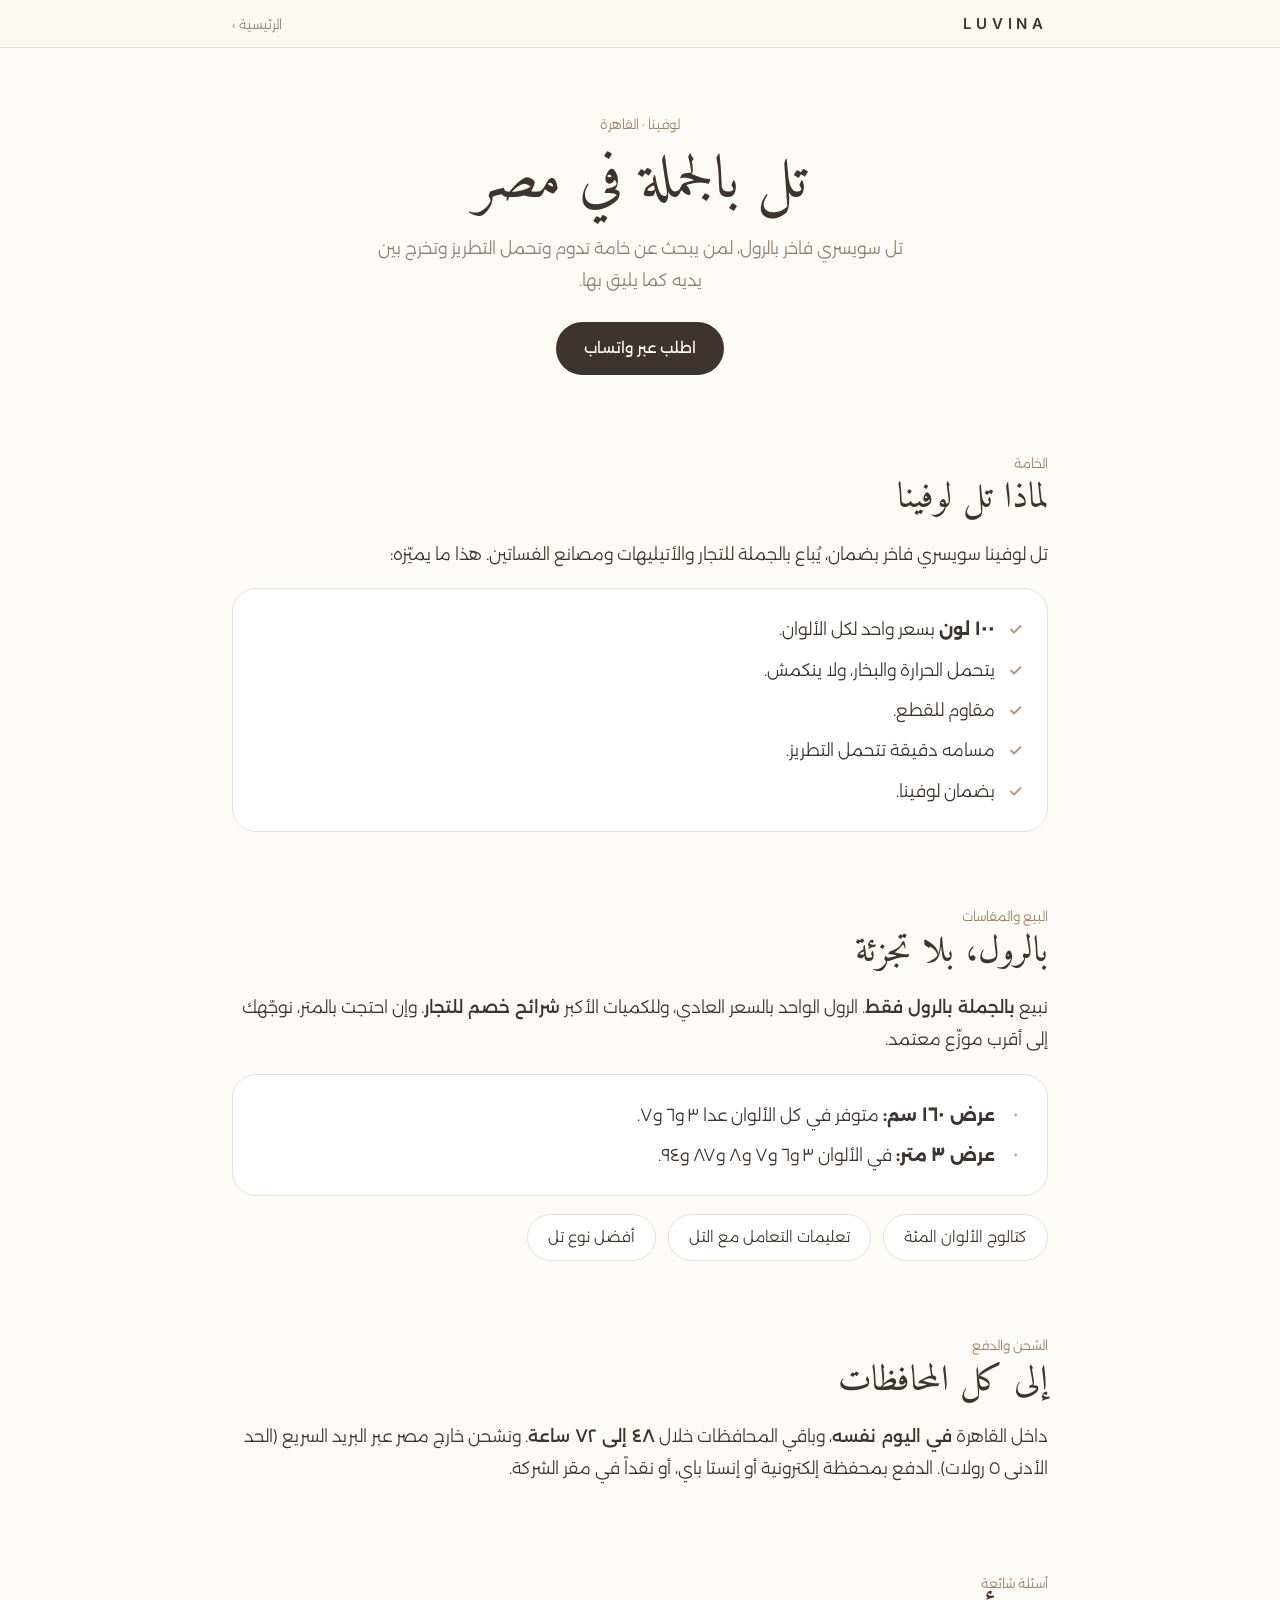
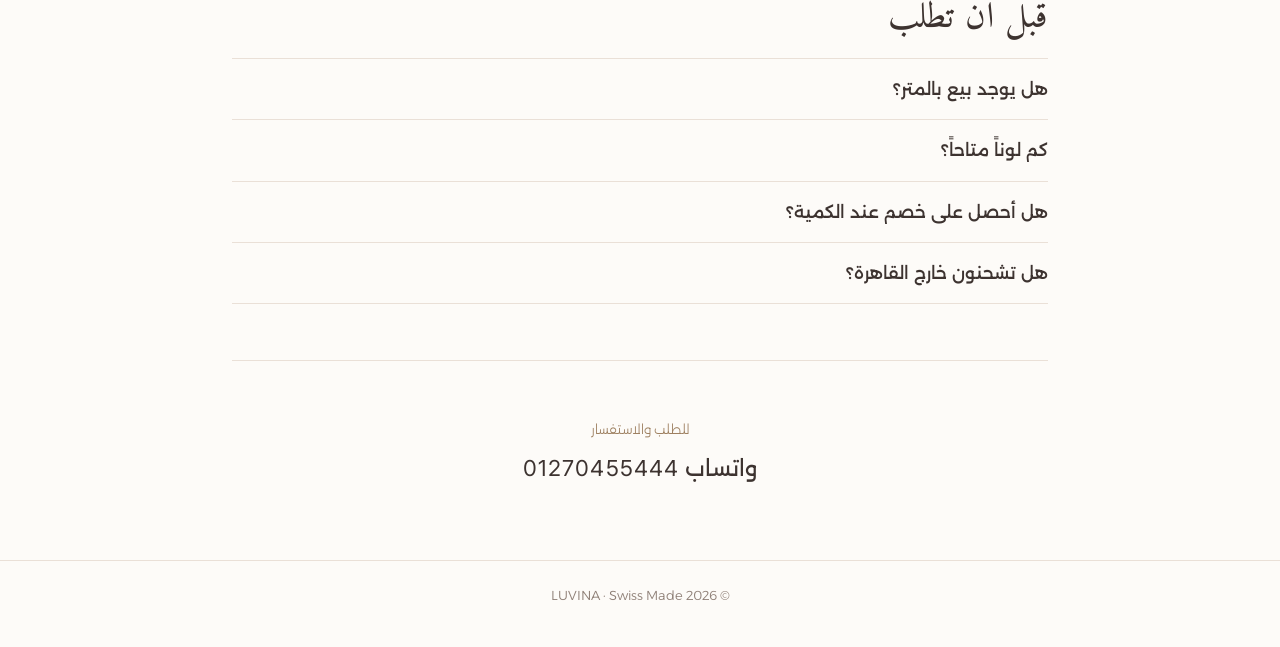
<file: wholesale-tulle/index.html>
<!doctype html>
<html lang="ar" dir="rtl">
<head>
<meta charset="utf-8">
<meta name="viewport" content="width=device-width,initial-scale=1,viewport-fit=cover">
<title>تل بالجملة في مصر | LUVINA لوفينا</title>
<meta name="description" content="لوفينا: تل سويسري فاخر بالجملة في مصر، بالرول فقط، ١٠٠ لون بسعر واحد وبضمان، وشحن لكل المحافظات. الطلب عبر واتساب.">
<link rel="canonical" href="https://luvinatex.com/wholesale-tulle/">
<meta property="og:title" content="LUVINA | تل بالجملة في مصر">
<meta property="og:description" content="تل سويسري فاخر بالرول، ١٠٠ لون بضمان، وشحن لكل المحافظات.">
<meta name="theme-color" content="#FDFBF8">
<link rel="preconnect" href="https://fonts.googleapis.com">
<link rel="preconnect" href="https://fonts.gstatic.com" crossorigin>
<link href="https://fonts.googleapis.com/css2?family=Alexandria:wght@300;400;500;600&family=Amiri:wght@400;700&family=Inter:wght@300;400;500;600;700&display=swap" rel="stylesheet">
<script src="/analytics.js" defer></script>
<script src="/wf.js" defer></script>
<style>
:root{--bg:#FDFBF8;--alt:#F8F3EE;--ink:#3D3330;--soft:#8E7F76;--line:#EAE0D7;--champ:#B89C80;--link:#9E8061;--sand:#F6F0E8}
*{box-sizing:border-box}
body{margin:0;background:var(--bg);color:var(--ink);font-family:'Alexandria','SF Arabic','Segoe UI',Tahoma,sans-serif;font-weight:300;font-size:17px;line-height:1.9;-webkit-font-smoothing:antialiased;overflow-x:hidden}
a{color:inherit;text-decoration:none}
h1,h2,h3,p{margin:0}
header.gn{position:sticky;top:0;z-index:50;height:48px;background:rgba(251,248,244,.86);-webkit-backdrop-filter:saturate(180%) blur(20px);backdrop-filter:saturate(180%) blur(20px);border-bottom:1px solid var(--line)}
.gn .in{max-width:860px;margin:0 auto;height:48px;padding:0 22px;display:flex;align-items:center;justify-content:space-between}
.logo{font-family:Inter,sans-serif;font-weight:600;font-size:15px;letter-spacing:.32em;direction:ltr}
.back{font-size:13px;color:var(--soft)}
.wrap{max-width:860px;margin:0 auto;padding:0 22px}
.hero{text-align:center;padding:64px 0 40px}
.eyebrow{font-size:13px;color:var(--link)}
h1{font-family:'Amiri','Alexandria',sans-serif;font-weight:500;font-size:clamp(38px,7vw,60px);line-height:1.25;margin:8px 0 12px}
.lead{color:var(--soft);max-width:540px;margin:0 auto}
.pill{display:inline-block;margin-top:26px;padding:12px 28px;border-radius:999px;background:var(--ink);color:var(--bg);font-size:15px;font-weight:400}
section{padding:36px 0}
h2{font-family:'Amiri','Alexandria',sans-serif;font-weight:500;font-size:clamp(26px,4.6vw,36px);line-height:1.35;margin-bottom:14px}
.kicker{font-size:13px;color:var(--link)}
p.body{margin:14px 0}
p.body b{font-weight:500}
.box{border:1px solid var(--line);border-radius:24px;padding:20px 24px;background:#fff;margin-top:18px}
.box ul{list-style:none;margin:0;padding:0}
.box li{display:flex;gap:12px;align-items:baseline;padding:4px 0}
.mk{font-family:Inter,sans-serif;font-weight:600;color:var(--champ);flex:none;width:16px;text-align:center}
.faq{border-top:1px solid var(--line)}
.faq details{border-bottom:1px solid var(--line);padding:14px 0}
.faq summary{cursor:pointer;font-weight:500;list-style:none}
.faq summary::-webkit-details-marker{display:none}
.faq p{color:var(--soft);margin-top:8px}
.links{display:flex;gap:12px;flex-wrap:wrap;margin-top:18px}
.links a{border:1px solid var(--line);border-radius:999px;padding:8px 20px;font-size:15px;background:#fff}
.close{text-align:center;padding:56px 0 70px;border-top:1px solid var(--line);margin-top:20px}
.close .wa{font-size:22px;font-weight:400;margin-top:6px}
.close bdi{font-family:Inter,sans-serif;letter-spacing:.05em}
footer{text-align:center;color:var(--soft);font-size:13px;padding:22px 0 40px;border-top:1px solid var(--line)}
@media(max-width:640px){.hero{padding:44px 0 28px}section{padding:28px 0}}
</style>
</head>
<body>
<header class="gn"><div class="in"><a class="logo" href="/" aria-label="LUVINA">LUVINA</a><a class="back" href="/">الرئيسية ›</a></div></header>

<main class="wrap">
  <div class="hero">
    <div class="eyebrow">لوفينا · القاهرة</div>
    <h1>تل بالجملة في مصر</h1>
    <p class="lead">تل سويسري فاخر بالرول، لمن يبحث عن خامة تدوم وتحمل التطريز وتخرج بين يديه كما يليق بها.</p>
    <a class="pill" href="https://wa.me/201270455444">اطلب عبر واتساب</a>
  </div>

  <section>
    <div class="kicker">الخامة</div>
    <h2>لماذا تل لوفينا</h2>
    <p class="body">تل لوفينا سويسري فاخر بضمان، يُباع بالجملة للتجار والأتيليهات ومصانع الفساتين. هذا ما يميّزه:</p>
    <div class="box"><ul>
      <li><span class="mk">✓</span><span><b>١٠٠ لون</b> بسعر واحد لكل الألوان.</span></li>
      <li><span class="mk">✓</span><span>يتحمل الحرارة والبخار، ولا ينكمش.</span></li>
      <li><span class="mk">✓</span><span>مقاوم للقطع.</span></li>
      <li><span class="mk">✓</span><span>مسامه دقيقة تتحمل التطريز.</span></li>
      <li><span class="mk">✓</span><span>بضمان لوفينا.</span></li>
    </ul></div>
  </section>

  <section>
    <div class="kicker">البيع والمقاسات</div>
    <h2>بالرول، بلا تجزئة</h2>
    <p class="body">نبيع <b>بالجملة بالرول فقط</b>. الرول الواحد بالسعر العادي، وللكميات الأكبر <b>شرائح خصم للتجار</b>. وإن احتجت بالمتر، نوجّهك إلى أقرب موزّع معتمد.</p>
    <div class="box"><ul>
      <li><span class="mk">·</span><span><b>عرض ١٦٠ سم:</b> متوفر في كل الألوان عدا ٣ و٦ و٧.</span></li>
      <li><span class="mk">·</span><span><b>عرض ٣ متر:</b> في الألوان ٣ و٦ و٧ و٨ و٨٧ و٩٤.</span></li>
    </ul></div>
    <div class="links"><a href="/colors/">كتالوج الألوان المئة</a><a href="/instructions/">تعليمات التعامل مع التل</a><a href="/best-tulle-fabric/">أفضل نوع تل</a></div>
  </section>

  <section>
    <div class="kicker">الشحن والدفع</div>
    <h2>إلى كل المحافظات</h2>
    <p class="body">داخل القاهرة <b>في اليوم نفسه</b>، وباقي المحافظات خلال <b>٤٨ إلى ٧٢ ساعة</b>. ونشحن خارج مصر عبر البريد السريع (الحد الأدنى ٥ رولات). الدفع بمحفظة إلكترونية أو إنستا باي، أو نقداً في مقر الشركة.</p>
  </section>

  <section>
    <div class="kicker">أسئلة شائعة</div>
    <h2>قبل أن تطلب</h2>
    <div class="faq">
      <details><summary>هل يوجد بيع بالمتر؟</summary><p>لا، البيع بالرول فقط. وإن احتجت بالمتر فنرشدك إلى موزّع معتمد قريب منك.</p></details>
      <details><summary>كم لوناً متاحاً؟</summary><p>مئة لون بسعر واحد، وتجدها كلها في كتالوج الألوان على الموقع.</p></details>
      <details><summary>هل أحصل على خصم عند الكمية؟</summary><p>نعم، للتجار شرائح خصم بحسب عدد الرولات. راسلنا على واتساب لنرسل لك التفاصيل.</p></details>
      <details><summary>هل تشحنون خارج القاهرة؟</summary><p>نعم، إلى كل المحافظات خلال ٤٨ إلى ٧٢ ساعة.</p></details>
    </div>
  </section>

  <div class="close">
    <div class="eyebrow">للطلب والاستفسار</div>
    <div class="wa"><a href="https://wa.me/201270455444">واتساب <bdi>01270455444</bdi></a></div>
  </div>
</main>
<footer>© 2026 LUVINA · Swiss Made</footer>
</body>
</html>
</file>
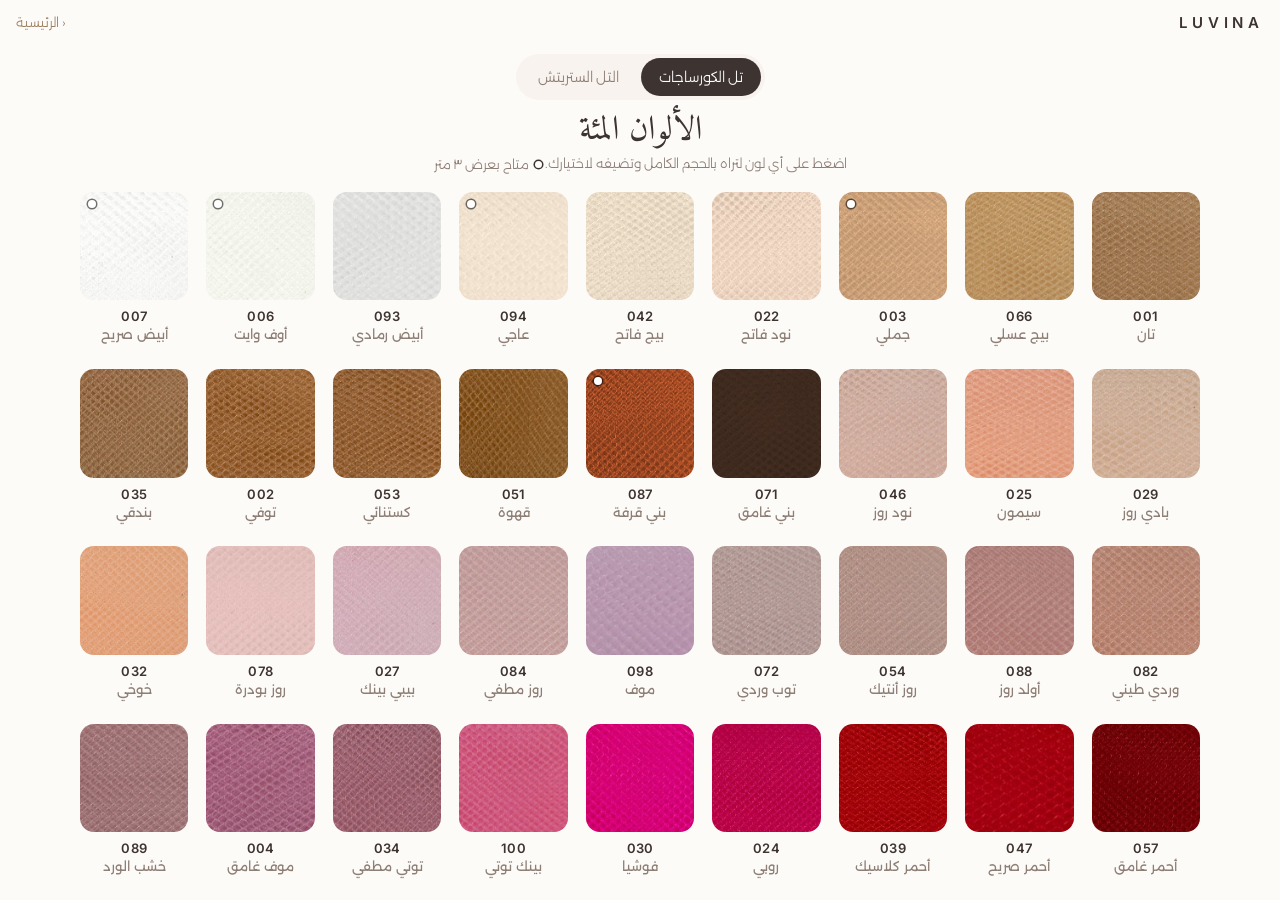
<file: colors.html>
<!doctype html>
<html lang="ar" dir="rtl">
<head>
<meta charset="utf-8">
<meta name="viewport" content="width=device-width, initial-scale=1, viewport-fit=cover">
<title>كتالوج ألوان التل السويسري | 100 لون من لوفينا LUVINA</title>
<meta name="description" content="كتالوج ألوان لوفينا: مئة لون من التل السويسري الفاخر في شاشة واحدة.">
<meta property="og:title" content="LUVINA — 100 Colours">
<meta property="og:image" content="https://luvinatex.com/luvina-044.jpg">
<link rel="canonical" href="https://luvinatex.com/colors.html">
<meta name="robots" content="index, follow, max-image-preview:large">
<meta property="og:type" content="website">
<meta property="og:url" content="https://luvinatex.com/colors.html">
<meta property="og:site_name" content="LUVINA لوفينا">
<script>
!function(f,b,e,v,n,t,s){if(f.fbq)return;n=f.fbq=function(){n.callMethod?n.callMethod.apply(n,arguments):n.queue.push(arguments)};if(!f._fbq)f._fbq=n;n.push=n;n.loaded=!0;n.version='2.0';n.queue=[];t=b.createElement(e);t.async=!0;t.src=v;s=b.getElementsByTagName(e)[0];s.parentNode.insertBefore(t,s)}(window,document,'script','https://connect.facebook.net/en_US/fbevents.js');
fbq('init','1497584932184983');
fbq('track','PageView');
fbq('track','ViewContent',{content_name:'Colour Book'});
document.addEventListener('click',function(e){
  var a=e.target.closest&&e.target.closest('a');if(!a||!a.href)return;
  if(a.href.indexOf('wa.me')>-1){fbq('track','Contact',{content_name:'colours',content_category:'colour_book'});}
},true);
</script>
<noscript><img height="1" width="1" style="display:none" src="https://www.facebook.com/tr?id=1497584932184983&ev=PageView&noscript=1"/></noscript>
<link rel="preconnect" href="https://fonts.googleapis.com">
<link rel="preconnect" href="https://fonts.gstatic.com" crossorigin>
<link href="https://fonts.googleapis.com/css2?family=Alexandria:wght@300;400;500&family=Amiri:wght@400;700&family=Inter:wght@400;500;600&display=swap" rel="stylesheet">
<style>
/* Layout: one-screen 10×10 swatch wall in the site's soft palette; tap a swatch to see it large and add it to a WhatsApp list */
:root{
  --bg:#FDFBF8; --alt:#F8F3EE; --ink:#3D3330; --soft:#8E7F76; --line:#EAE0D7;
  --acc:#B89C80; --acc-h:#A88B6E; --link:#9E8061;
  --f-ar:'Alexandria','SF Arabic','Segoe UI',Tahoma,sans-serif;
  --f-ar-d:'Amiri','Alexandria',sans-serif;
  --f-en:'Inter','Helvetica Neue',Arial,sans-serif;
  --ease:cubic-bezier(.28,.11,.32,1);
  --nav:44px; --bar:0px;
  color-scheme:light;
}
*{box-sizing:border-box}
html,body{margin:0;height:100%}
body{background:var(--bg);color:var(--ink);font-family:var(--f-ar);font-weight:300;-webkit-font-smoothing:antialiased;overflow:hidden}
a{color:inherit;text-decoration:none}
button{font:inherit;color:inherit}
:focus-visible{outline:2px solid var(--acc);outline-offset:2px}
.num{font-family:var(--f-en);font-variant-numeric:tabular-nums;direction:ltr;unicode-bidi:isolate}

.app{height:100dvh;display:flex;flex-direction:column;padding-top:env(safe-area-inset-top,0px)}
header{height:var(--nav);flex:0 0 auto;display:flex;align-items:center;justify-content:space-between;padding:0 max(16px,env(safe-area-inset-right,0px)) 0 max(16px,env(safe-area-inset-left,0px));background:rgba(253,251,248,.85);-webkit-backdrop-filter:saturate(180%) blur(20px);backdrop-filter:saturate(180%) blur(20px)}
header .logo{font-family:var(--f-en);font-weight:600;font-size:15px;letter-spacing:.32em;padding-inline-start:.32em;direction:ltr;min-height:44px;display:flex;align-items:center}
header .back{font-size:13px;color:var(--link);min-height:44px;display:flex;align-items:center}

.head{flex:0 0 auto;text-align:center;padding:10px 16px 12px}
.head h1{margin:0;font-family:var(--f-ar-d);font-weight:500;font-size:clamp(24px,3.4vw,34px);line-height:1.25}
.head p{margin:2px 0 0;font-size:13px;color:var(--soft)}
.head .legend{display:inline-flex;align-items:center;gap:6px}
.dot{display:inline-block;width:7px;height:7px;border-radius:50%;background:#fff;box-shadow:0 0 0 1.5px var(--ink)}

/* the wall: swatch + code + name, responsive columns, scrolls */
.stage{flex:1 1 auto;min-height:0;overflow-y:auto;-webkit-overflow-scrolling:touch;display:flex;align-items:flex-start;justify-content:center;padding:8px 16px calc(24px + var(--bar) + env(safe-area-inset-bottom,0px));transition:padding .35s var(--ease)}
.wall{--g:clamp(10px,1.6vw,18px);width:100%;max-width:1120px;display:grid;grid-template-columns:repeat(auto-fill,minmax(96px,1fr));gap:calc(var(--g) * 1.4) var(--g);direction:ltr}
@media (max-width:420px){.wall{grid-template-columns:repeat(3,1fr)}}
.sw{position:relative;padding:0;border:0;background:none;cursor:pointer;display:flex;flex-direction:column;align-items:stretch;text-align:center;color:inherit;font:inherit}
.sw .ph{--s:100%;position:relative;aspect-ratio:1;border-radius:14px;overflow:hidden;background:var(--alt);transition:transform .25s var(--ease),box-shadow .25s var(--ease)}
.sw img{position:absolute;inset:0;width:100%;height:100%;object-fit:cover;object-position:80% 22%;transform:scale(2.2);transform-origin:80% 22%}
.sw .c{font-family:var(--f-en);font-weight:600;font-size:13px;letter-spacing:.02em;margin-top:8px;color:var(--ink)}
.sw .n{font-size:13px;font-weight:400;line-height:1.35;color:var(--soft);margin-top:2px;direction:rtl}
.sw .w3{position:absolute;top:8px;inset-inline-start:8px;width:8px;height:8px;border-radius:50%;background:#fff;box-shadow:0 0 0 1.5px rgba(0,0,0,.55);z-index:1}
.sw:hover .ph{transform:scale(1.04);box-shadow:0 6px 18px rgba(60,40,30,.18)}
.sw.sel .ph{box-shadow:0 0 0 2px var(--bg),0 0 0 4px var(--ink)}
.sw.sel .ph::after{content:"✓";position:absolute;top:calc(var(--s) * .08);inset-inline-end:calc(var(--s) * .08);width:clamp(12px,calc(var(--s) * .3),20px);height:clamp(12px,calc(var(--s) * .3),20px);border-radius:50%;background:var(--ink);color:#fff;font-size:clamp(8px,calc(var(--s) * .18),12px);display:flex;align-items:center;justify-content:center}

/* selection bar */
.bar{position:fixed;inset:auto 0 0 0;z-index:20;display:flex;align-items:center;gap:12px;padding:12px max(16px,env(safe-area-inset-right,0px)) calc(12px + env(safe-area-inset-bottom,0px)) max(16px,env(safe-area-inset-left,0px));background:rgba(253,251,248,.92);-webkit-backdrop-filter:blur(20px);backdrop-filter:blur(20px);border-top:1px solid var(--line);transform:translateY(100%);transition:transform .35s var(--ease)}
.bar.on{transform:none}
.bar .info{flex:1;min-width:0}
.bar .info b{display:block;font-weight:500;font-size:14px}
.bar .info span{display:block;font-size:12px;color:var(--soft);white-space:nowrap;overflow:hidden;text-overflow:ellipsis}
.bar .clr{background:none;border:0;color:var(--soft);font-size:13px;cursor:pointer;min-height:44px;padding:0 6px}
.pill{display:inline-flex;align-items:center;justify-content:center;min-height:44px;padding:0 20px;border-radius:980px;background:var(--acc);border:1px solid var(--acc);color:#fff;font-size:15px;cursor:pointer;white-space:nowrap;transition:background .2s}
.pill:hover{background:var(--acc-h)}
.pill.ghost{background:transparent;color:#8A6E52;border-color:var(--acc)}
.pill.ghost:hover{background:var(--acc);color:#fff}

/* preview sheet */
.sheet{position:fixed;inset:0;z-index:30;display:flex;align-items:stretch;justify-content:center;background:rgba(61,51,48,.6);opacity:0;pointer-events:none;transition:opacity .3s var(--ease)}
.sheet.on{opacity:1;pointer-events:auto}
.card{position:relative;width:100%;height:100dvh;display:flex;flex-direction:column;background:var(--bg);transform:translateY(24px);transition:transform .35s var(--ease)}
.sheet.on .card{transform:none}
@media (min-width:700px){.card{width:min(100%,calc(100dvh * .72))}}
.card .grab{display:none}
.card .ph{position:relative;flex:1 1 auto;min-height:0;overflow:hidden;background:var(--alt);touch-action:none;cursor:zoom-in;-webkit-user-select:none;user-select:none}
.card .ph.zm{cursor:grab}
.card .pn{flex:0 0 auto;padding:12px 18px calc(10px + env(safe-area-inset-bottom,0px))}
.card .zb{position:absolute;z-index:2;top:calc(12px + env(safe-area-inset-top,0px));left:12px;display:flex;flex-direction:column;gap:8px}
.card .zb button,.card .x{width:44px;height:44px;border-radius:50%;border:0;background:rgba(253,251,248,.9);color:var(--ink);font-family:var(--f-en);font-size:22px;line-height:1;cursor:pointer;box-shadow:0 2px 10px rgba(60,40,30,.18);display:flex;align-items:center;justify-content:center}
.card .zb button:disabled{opacity:.4}
.card .x{position:absolute;z-index:2;top:calc(12px + env(safe-area-inset-top,0px));right:12px;font-size:18px}
.card .ph #pvImg{width:100%;height:100%;object-fit:cover;object-position:50% 30%;display:block;opacity:0;transition:opacity .4s var(--ease);transform-origin:50% 50%;will-change:transform;pointer-events:none;-webkit-user-drag:none}
.card .ph #pvImg.sm{transition:opacity .4s var(--ease),transform .25s var(--ease)}
.card .ph #pvImg.ok{opacity:1}
.card .ph .swi{position:absolute;bottom:12px;inset-inline-start:12px;width:62px;height:62px;border-radius:50%;object-fit:cover;box-shadow:0 0 0 3px #fff,0 4px 14px rgba(0,0,0,.18)}
.card .ph .tag{position:absolute;bottom:22px;inset-inline-start:84px;font-size:11px;color:var(--soft);background:rgba(255,255,255,.85);padding:3px 8px;border-radius:10px}
.card .row{display:flex;align-items:center;justify-content:space-between;gap:12px}
.card .code{font-family:var(--f-en);font-weight:600;font-size:30px;letter-spacing:-.02em;direction:ltr}
.card .nm{font-size:16px;font-weight:600;margin-top:4px}
.card .wd{font-size:13px;color:var(--soft);margin-top:2px}
.card .nav{display:flex;align-items:center;justify-content:space-between;margin-top:6px;direction:ltr}
.card .nav button{background:none;border:0;color:var(--link);font-size:14px;cursor:pointer;min-height:44px;padding:0 4px}
.kt{display:inline-flex;gap:4px;padding:4px;margin:0 0 10px;background:var(--alt);border-radius:999px}
.kt button{border:0;background:none;font:inherit;font-size:14px;color:var(--soft);cursor:pointer;min-height:38px;padding:0 18px;border-radius:999px}
.kt button[aria-selected="true"]{background:var(--ink);color:#fff}
.wall.st{grid-template-columns:repeat(2,minmax(0,210px));justify-content:center}
.sw.st img{object-position:50% 50%;transform:none}
.sw.st .c{font-family:inherit;font-size:15px}
</style>
<script src="/analytics.js" defer></script>
<script src="/wf.js" defer></script>
<script src="/cta.js" defer></script>
</head>
<body>
<div class="app">
  <header>
    <a class="logo" href="./" aria-label="LUVINA">LUVINA</a>
    <a class="back" href="./">‹ الرئيسية</a>
  </header>
  <div class="head">
    <div class="kt" role="tablist" aria-label="نوع التل"><button type="button" role="tab" data-m="reg" aria-selected="true">تل الكورساجات</button><button type="button" role="tab" data-m="st" aria-selected="false">التل الستريتش</button></div>
    <h1 id="hT">الألوان المئة</h1>
    <p id="hReg">اضغط على أي لون لتراه بالحجم الكامل وتضيفه لاختيارك. <span class="legend"><span class="dot"></span> متاح بعرض ٣ متر</span></p>
    <p id="hSt" hidden>لونان فقط، بعرض ١٥٠ سم. اضغط على اللون لترى الفستان.</p>
  </div>
  <div class="stage" id="stage"><div class="wall" id="wall" role="list" aria-label="الألوان المئة"></div></div>
</div>

<div class="bar" id="bar">
  <div class="info"><b id="cnt"></b><span class="num" id="lst"></span></div>
  <button class="clr" id="clr" type="button">مسح</button>
  <a class="pill" id="send" target="_blank" rel="noopener">أرسل عبر واتساب</a>
</div>

<div class="sheet" id="sheet" aria-hidden="true">
  <div class="card" role="dialog" aria-modal="true" aria-labelledby="pvCode">
    <div class="grab"></div>
    <div class="ph" id="pvPh"><img id="pvImg" alt="" draggable="false"><img id="pvSw" class="swi" alt=""><span class="tag">العينة الحقيقية</span></div>
    <div class="zb"><button type="button" id="zIn" aria-label="تكبير">+</button><button type="button" id="zOut" aria-label="تصغير">−</button></div>
    <button type="button" class="x" id="pvX" aria-label="إغلاق">✕</button>
    <div class="pn">
    <div class="row">
      <div><div class="code" id="pvCode"></div><div class="nm" id="pvNm"></div><div class="wd" id="pvWd"></div></div>
      <button class="pill" id="pvPick" type="button"></button>
    </div>
    <div class="nav"><button type="button" id="pvPrev">‹ السابق</button><button type="button" id="pvClose">إغلاق</button><button type="button" id="pvNext">التالي ›</button></div>
    </div>
  </div>
</div>

<script>
(function(){
  var $=function(i){return document.getElementById(i);};
  var pad=function(n){return ('00'+n).slice(-3);};
  /* order: whites → skins → nudes → blush → pink → red → wine → lilac → blue → aqua → teal → sage → olive → yellow → orange → brown → grey → black */
  var ORDER=[7,6,93,94,42,22,3,66,1,35,2,53,51,87,71,46,25,29,32,78,27,84,98,72,54,88,82,89,4,34,100,30,24,39,47,57,60,64,62,44,38,10,59,56,9,63,67,61,13,11,92,83,75,86,99,18,17,20,43,15,21,81,95,77,55,74,36,5,90,33,85,40,91,28,68,70,45,58,50,12,19,79,31,65,69,26,49,37,14,97,16,96,41,80,76,73,48,23,52,8];
  var NM={"1":["Tan","تان"],"2":["Toffee","توفي"],"3":["Camel","جملي"],"4":["Deep Mauve","موف غامق"],"5":["Emerald","زمردي"],"6":["Off-White","أوف وايت"],"7":["Pure White","أبيض صريح"],"8":["Black","أسود"],"9":["Royal Purple","بنفسجي ملكي"],"10":["Aubergine","باذنجاني"],"11":["Lavender Grey","رمادي لافندر"],"12":["Sunflower","أصفر عباد الشمس"],"13":["Lavender","لافندر"],"14":["Light Grey","رمادي فاتح"],"15":["Dark Navy","كحلي غامق"],"16":["Silver","فضي"],"17":["Royal Blue","أزرق ملكي"],"18":["Steel Blue","أزرق ستيل"],"19":["Mustard","مستردة"],"20":["Navy Blue","كحلي"],"21":["Midnight Blue","كحلي مسود"],"22":["Light Nude","نود فاتح"],"23":["Moss Grey","رمادي طحلبي"],"24":["Ruby","روبي"],"25":["Salmon","سيمون"],"26":["Burnt Orange","برتقالي محروق"],"27":["Baby Pink","بيبي بينك"],"28":["Sage","سيج"],"29":["Body Rose","بادي روز"],"30":["Fuchsia","فوشيا"],"31":["Honey","عسلي"],"32":["Peach","خوخي"],"33":["Black Green","أخضر مسود"],"34":["Mulberry Rose","توتي مطفي"],"35":["Hazel","بندقي"],"36":["Jade","يشمي"],"37":["Bronze","برونزي"],"38":["Deep Maroon","ماروني غامق"],"39":["True Red","أحمر كلاسيك"],"40":["Bottle Green","أخضر زجاجي"],"41":["Rose Grey","رمادي وردي"],"42":["Light Beige","بيج فاتح"],"43":["Petrol","بترولي"],"44":["Maroon","ماروني"],"45":["Olive Green","زيتوني"],"46":["Rose Nude","نود روز"],"47":["Scarlet","أحمر صريح"],"48":["Taupe","توب"],"49":["Mocha","موكا"],"50":["Pineapple","أناناس"],"51":["Coffee","قهوة"],"52":["Dark Grey","رمادي غامق"],"53":["Chestnut","كستنائي"],"54":["Antique Rose","روز أنتيك"],"55":["Deep Petrol","بترولي غامق"],"56":["Black Wine","نبيتي مسود"],"57":["Oxblood","أحمر غامق"],"58":["Dark Olive","زيتي غامق"],"59":["Black Cherry","كريزي غامق"],"60":["Crimson","قرمزي"],"61":["Midnight Purple","بنفسجي مسود"],"62":["Burgundy","عنابي"],"63":["Ink","حبري"],"64":["Berry","توتي غامق"],"65":["Caramel","كراميل"],"66":["Honey Beige","بيج عسلي"],"67":["Deep Indigo","نيلي غامق"],"68":["Stone","حجري"],"69":["Khaki","كاكي"],"70":["Olive","زيتي"],"71":["Dark Brown","بني غامق"],"72":["Rosy Taupe","توب وردي"],"73":["Stone Grey","رمادي حجري"],"74":["Dark Sage","سيج غامق"],"75":["Slate","أردوازي"],"76":["Medium Grey","رمادي متوسط"],"77":["Teal","تيل"],"78":["Rose Powder","روز بودرة"],"79":["Golden Yellow","أصفر ذهبي"],"80":["Steel Grey","رمادي ستيل"],"81":["Mint Aqua","أكوا منت"],"82":["Blush Clay","وردي طيني"],"83":["Periwinkle","بيريونكل"],"84":["Dusty Rose","روز مطفي"],"85":["Mint","منت"],"86":["Dusty Blue","أزرق مطفي"],"87":["Cinnamon","بني قرفة"],"88":["Old Rose","أولد روز"],"89":["Rosewood","خشب الورد"],"90":["Forest Teal","زمردي غامق"],"91":["Pale Sage","سيج فاتح"],"92":["Lilac","ليلكي"],"93":["White Grey","أبيض رمادي"],"94":["Ivory","عاجي"],"95":["Slate Teal","تيل رمادي"],"96":["Cool Grey","رمادي بارد"],"97":["Pearl Grey","رمادي لؤلؤي"],"98":["Mauve","موف"],"99":["Cornflower","أزرق كورن فلاور"],"100":["Raspberry Pink","بينك توتي"]};
  var FIX={3:[200,158,119,0],6:[244,245,237,0],7:[247,247,246,0],22:[236,212,192,0],42:[232,218,196,0],50:[243,224,150,0],52:[60,60,62,2],71:[62,42,30,1],78:[228,192,188,0],93:[224,224,222,0]};
  var SWC={};
  var LK={"1":"20261105_110404_1e9efd97-9292-4620-8512-a547338e4c64","2":"20261105_110400_335e1ecd-785a-434d-bd0f-449f18b75153","3":"20261105_110400_cbd640a0-3b8b-4886-89eb-9e0a5666a478","4":"20261105_110400_94471a38-0958-4445-a94b-ec671cd959c5","5":"20261105_110403_3c61c9d5-2b66-4349-978e-c8dfbd208b4b","6":"20261105_112447_b67b6d04-a19f-4834-b623-a971c8c8520b","7":"20261105_110402_e69d65c4-5a7b-4d2e-9873-ca24a66f4632","8":"20261105_110358_ee54caaa-a74d-4298-9bb9-0313c86f130c","9":"20261105_110404_a31ae7b3-3ba8-4d0f-899a-b98cbcf8efc9","10":"20261105_110359_1fba2a56-6551-4f99-b308-c0f764708fe0","11":"20261105_110359_04b13075-dcd0-419e-9cc7-b7f5a1fc8f64","12":"20261105_110403_e7403f6f-e990-4d6d-9176-12f8870b97a6","13":"20261105_110439_52fe2567-23b2-4a21-8110-d3ceeb11e554","14":"20261105_110449_9b83cfdc-d712-486b-9c7d-d75ca73e262b","15":"20261105_110436_da9f8d44-9960-4080-bf9f-1d25869d3be5","16":"20261105_110445_edc3d0ec-1d34-4202-89b3-7463a58a4a6e","17":"20261105_110437_026f4ccd-a1c0-42be-a0ba-4e20e83178f4","18":"20261105_110436_caa80dff-c8ba-4f4b-83f7-02bc3bf87971","19":"20261105_110448_6b96f5dc-082b-4c93-9e8c-4d8a0bdc3cf5","20":"20261105_110438_75ffe0b8-398c-4299-907b-afa3901ca53b","21":"20261105_110440_556550b6-6a15-423c-8610-9450b9eaf663","22":"20261105_110447_1fceef62-83f6-4d4e-a3d6-095fd3d35745","23":"20261105_110438_95ded1f3-ae5a-4f66-a0a9-ec2e1c06b900","24":"20261105_110643_f321db12-2a6c-4f52-a28f-14d6e0aee467","25":"20261105_110648_efdcdfbe-dccd-43e7-8a4c-06fd004d6598","26":"20261105_110653_dd6b5a9b-1afe-4823-8a40-21c26b93719b","27":"20261105_110643_9e3dd508-732c-495a-9943-954ef4192373","28":"20261105_110642_bc210913-46e3-4e58-8c9b-058ec223102f","29":"20261105_110646_8fec745b-72f8-469e-a5cc-7f2c32884fae","30":"20261105_110644_d198c3f2-040a-48f4-a970-af73cec7a40a","31":"20261105_110644_8548a791-bf86-4c6c-9dff-95158429d83d","32":"20261105_110653_43e3c310-243e-4d8d-bf16-0bf3f40eba61","33":"20261105_110729_0a63e3bb-c30c-4f7a-9449-e46bb6404fde","34":"20261105_110645_0442fba0-aa83-42e5-8a43-7580617b2515","35":"20261105_110655_8a093c91-680e-4521-9c15-c76a169a1183","36":"20261105_110727_643089b2-cebf-48ea-b937-78b28b17a034","37":"20261105_110732_725fcadc-3581-4ab5-838f-b20615020e1b","38":"20261105_110129_e486c651-868c-43b2-8b10-aa0a6ed1f429","39":"20261105_110730_2ede4917-3379-4c2a-8bac-52bf79ac75a6","40":"20261105_110731_58050c1f-7e4a-4be5-a0bc-69c273776846","41":"20261105_110731_6286957a-5c71-4229-b4b9-8807d0b0fb53","42":"20261105_110728_523ebd16-f516-425d-8097-b5b515c4aac4","43":"20261105_110732_4b9bc54b-8749-4b89-89ea-15a6f1d67952","44":"20261105_110732_eddb18b1-b03a-4faf-b91e-a7af87f625cb","45":"20261105_110730_5e91a4d6-c0db-4742-a153-85e363623717","46":"20261105_110733_0e7e10fa-2e32-4cd2-aa7a-868e2cb8dda2","47":"20261105_110731_436eb688-9ed2-4bf0-a0f1-1657e69c3953","48":"20261105_110806_742939f1-de25-42b7-94eb-3d23bcd1b853","49":"20261105_110814_c4b5dd8a-2bb7-47b1-b1db-a666dd194bf8","50":"20261105_110806_31e2bf0a-b0c8-4952-8ed3-c67a9d1630c6","51":"20261105_110846_b368c3bc-05e8-4c25-9b66-e3290c5b26ee","52":"20261105_110814_94e9f3ed-45c2-44c7-a972-15a1506dc041","53":"20261105_110805_b45cbd52-388a-4f87-9489-2eb896858f38","54":"20261105_110805_41b976a3-f744-4885-8041-bf0c6ddd844e","55":"20261105_111521_416c102c-024a-49d5-bd52-f2f203556fc7","56":"20261105_110815_117eefba-0612-465d-8b0d-d1638db9133c","57":"20261105_110805_1732f1d2-7007-4653-a631-0898bcab49e1","58":"20261105_110816_71de8758-31cc-49da-a494-f4721a41d648","59":"20261105_110808_ee205b4b-1bc2-45e3-bf46-36930b049eee","60":"20261105_110849_6c1c084e-e8a6-4061-8bca-77364c7d76a0","61":"20261105_110850_c2e85e7f-5a88-4c5c-8933-a24bbfe8f5bd","62":"20261105_110846_87304bf0-e718-45e3-b007-07ffd0c6c605","63":"20261105_110851_65b56d80-45a6-4445-a4b9-d8b055d2c1b4","64":"20261105_110851_00810d47-e063-4da4-b32d-6f28ac9ee83b","65":"20261105_110853_a62b474e-d15c-4f23-90dd-ba1099f9c4ab","66":"20261105_110850_d59d9a01-55c6-40be-91a9-ce5e456b1f2e","67":"20261105_110849_3b2a341f-d513-4069-bd85-07eb39debace","68":"20261105_110850_33b511d6-9256-44f0-b795-af991a6c6ff7","69":"20261105_110849_a5e77dac-b73c-425b-9ee7-6dc9cf9adaa8","70":"20261105_110848_26750d03-8789-435e-836f-20c9a4dd0ae7","71":"20261105_110932_f42e461e-4e72-4467-bfbd-caa31c879451","72":"20261105_110928_1598f9e6-d4f8-4654-b417-9c1472e3a33e","73":"20261105_110933_6373b724-98c0-4f11-a05f-21fe9e581ee4","74":"20261105_110928_b60b106b-5395-4634-9e1d-679a1cb01f87","75":"20261105_110928_510ada03-25e0-43cd-ab6f-2fe669b1e9fe","76":"20261105_110932_5f809084-e761-4b12-a606-6746d170037e","77":"20261105_110932_334560e6-b7e6-47d0-b2b7-bb6ff07c8288","78":"20261105_110132_0fa557e4-2a92-4c48-8ad1-305203b5c0e2","79":"20261105_110927_39ca15ad-73ea-4e6f-bfa4-574a8304ecc9","80":"20261105_110929_816d2df8-785f-49db-a0c9-404a6e1cca30","81":"20261105_111522_4d1b84ed-5f7b-4b9a-a993-64cfa0d3c4e0","82":"20261105_110930_beacbbca-b5b7-4517-b877-bf5c9c6c831f","83":"20261105_110933_8b015df7-4b21-49ff-994b-46f59a43d0d5","84":"20261105_111011_b9653c2a-4668-4889-9a5f-66aaf133e262","85":"20261105_111521_1085aaa2-e784-4597-92a8-92059457a798","86":"20261105_111011_d64f180e-fdb1-494b-b17b-3749d4148448","87":"20261105_111010_57b8359f-88ac-4caa-9912-61dab244d3b5","88":"20261105_111010_6c822c41-4602-4d3f-9524-02dd09a903d9","89":"20261105_111012_c630ad8c-1779-4518-a08a-cbc57da545a6","90":"20261105_111009_a99f6f9a-5272-40ba-9456-2c2ebaf64df1","91":"20261105_111521_8e4e5385-e446-4def-918e-2e7d78aeddc1","92":"20261105_111006_77bf7585-6b35-4bf0-8e28-ae973d3d6e2d","93":"20261105_111006_a4825e03-ce94-483b-85b7-f39961a086a6","94":"20261105_111007_246b970e-022a-4679-8a1b-a52755867ef6","95":"20261105_111520_568199f5-cd1c-4942-8f93-6b5029eb6f2b","96":"20261105_111035_a208147c-edd9-4775-89c5-eee69e64c326","97":"20261105_111036_52e16651-0373-4c37-b78f-787b654fa272","98":"20261105_111035_0c963a77-22d4-4b9a-aeff-132f64d56a5b","99":"20261105_111034_f1a3891d-4849-474f-a4d7-75fce27c1fce","100":"20261105_111035_d6e2a575-614e-42db-af8f-9005bea814a6"};
  var ST=[101,102],isS=function(n){return n>100;};
  NM[101]=["Off-White","أوف وايت"];NM[102]=["Nude","نود"];
  var STL={101:'https://d8j0ntlcm91z4.cloudfront.net/user_3KmFxrLZUZ0I6hjxRA8LqYLse8P/hf_20261112_114121_782a1fd7-eb0d-4254-bda1-65415eeb103f.png',102:'https://d8j0ntlcm91z4.cloudfront.net/user_3KmFxrLZUZ0I6hjxRA8LqYLse8P/hf_20261112_114121_9eed62c6-573e-447b-9f27-b2e8fe821e57.png'};
  var STS={101:'https://d8j0ntlcm91z4.cloudfront.net/user_3KmFxrLZUZ0I6hjxRA8LqYLse8P/hf_20261112_114121_637415bc-6403-4d95-9690-3518bb75e526.png',102:'https://d8j0ntlcm91z4.cloudfront.net/user_3KmFxrLZUZ0I6hjxRA8LqYLse8P/hf_20261112_114120_f0b3bb19-8764-4b82-95be-5f30533e4728.png'};
  var lab=function(n){return isS(n)?'ستريتش '+NM[n][1]:pad(n);};
  function look(n){if(isS(n))return STL[n];return 'https://d8j0ntlcm91z4.cloudfront.net/user_3KmFxrLZUZ0I6hjxRA8LqYLse8P/hf_'+LK[n]+'_min.webp';}
  function pre(n){var i=new Image();i.src=look(n);}
  function sw(n){if(isS(n))return STS[n];return SWC[n]||('luvina-'+pad(n)+'.jpg');}
  function fixAll(){Object.keys(FIX).forEach(function(k){var n=+k,t=FIX[k],im=new Image();im.onload=function(){var c=document.createElement('canvas');c.width=im.naturalWidth;c.height=im.naturalHeight;var x=c.getContext('2d');x.drawImage(im,0,0);var d=x.getImageData(0,0,c.width,c.height),p=d.data,N=p.length/4,L=new Float32Array(N),i,s=[];for(i=0;i<N;i++){L[i]=.299*p[i*4]+.587*p[i*4+1]+.114*p[i*4+2];if(i%37===0)s.push(L[i]);}s.sort(function(a,b){return a-b;});var m=s[s.length>>1];for(i=0;i<N;i++){var f,r,g,b,w;if(t[3]===2){w=Math.min(1,Math.max(0,(L[i]-m*3)/(m*3)));f=Math.min(1.8,Math.max(0.4,1+(L[i]/m-1)*0.6));r=t[0]*f*(1-w)+240*w;g=t[1]*f*(1-w)+236*w;b=t[2]*f*(1-w)+230*w;}else if(t[3]){f=1+(L[i]/m-1)*2.2;r=t[0]*f;g=t[1]*f;b=t[2]*f;w=Math.min(1,Math.max(0,(.78*m-L[i])/(.25*m)));r=r*(1-w)+238*w;g=g*(1-w)+232*w;b=b*(1-w)+224*w;}else{f=L[i]/m;r=t[0]*f;g=t[1]*f;b=t[2]*f;}p[i*4]=r;p[i*4+1]=g;p[i*4+2]=b;}x.putImageData(d,0,0);SWC[n]=c.toDataURL('image/jpeg',.88);Array.prototype.forEach.call(document.querySelectorAll('.sw[data-n="'+n+'"] img'),function(e){e.src=SWC[n];e.style.opacity='';});if(cur===n)$('pvSw').src=SWC[n];};im.src='luvina-'+pad(n)+'.jpg';});}
  var LIGHT='0010011000111101001001001010101100000000010001000100010000000000010000010000011010011100001111001100';
  var ONLY3=[3,6,7], ALSO3=[8,87,94];
  var wd=function(n){return isS(n)?'عرض ١٥٠ سم':ONLY3.indexOf(n)>-1?'عرض ٣ متر فقط':ALSO3.indexOf(n)>-1?'عرض ١٦٠ سم و٣ متر':'عرض ١٦٠ سم';};
  var sel=[];try{sel=JSON.parse(localStorage.getItem('lv_sel')||'[]').filter(function(n){return n>=1&&n<=102;});}catch(e){}
  var save=function(){try{localStorage.setItem('lv_sel',JSON.stringify(sel));}catch(e){}};

  var wall=$('wall');
  var MODE='reg',LIST=ORDER;
  function draw(){
    wall.className='wall'+(MODE==='st'?' st':'');
    wall.innerHTML=LIST.map(function(n){
      if(isS(n))return '<button class="sw st lt" type="button" role="listitem" data-n="'+n+'" aria-label="تل ستريتش '+NM[n][1]+'" title="'+NM[n][1]+' · '+NM[n][0]+'"><span class="ph"><img src="'+STS[n]+'" alt="" decoding="async"></span><span class="c">'+NM[n][1]+'</span><span class="n">'+NM[n][0]+'</span></button>';
      var w3=ONLY3.indexOf(n)>-1||ALSO3.indexOf(n)>-1;
      return '<button class="sw'+(LIGHT[n-1]==='1'?' lt':'')+'" type="button" role="listitem" data-n="'+n+'" aria-label="لون '+pad(n)+' '+NM[n][1]+'" title="'+pad(n)+' · '+NM[n][1]+' · '+NM[n][0]+'"><span class="ph"><img src="'+sw(n)+'"'+(FIX[n]&&!SWC[n]?' style="opacity:0"':'')+' alt="" loading="lazy" decoding="async">'+(w3?'<span class="w3"></span>':'')+'</span><span class="c">'+pad(n)+'</span><span class="n">'+NM[n][1]+'</span></button>';
    }).join('');
  }
  function setMode(m,keep){
    MODE=m==='st'?'st':'reg';LIST=MODE==='st'?ST:ORDER;
    $('hT').textContent=MODE==='st'?'لونا الستريتش':'الألوان المئة';
    $('hReg').hidden=MODE==='st';$('hSt').hidden=MODE!=='st';
    wall.setAttribute('aria-label',MODE==='st'?'ألوان التل الستريتش':'الألوان المئة');
    Array.prototype.forEach.call(document.querySelectorAll('.kt button'),function(b){b.setAttribute('aria-selected',b.dataset.m===MODE?'true':'false');});
    draw();paint();$('stage').scrollTop=0;
    if(!keep){try{history.replaceState(null,'',MODE==='st'?'#stretch':location.pathname+location.search);}catch(e){}}
  }
  Array.prototype.forEach.call(document.querySelectorAll('.kt button'),function(b){b.addEventListener('click',function(){setMode(b.dataset.m);});});
  wall.addEventListener('click',function(e){var b=e.target.closest('.sw');if(b)open(+b.dataset.n);});

  function toggle(n){var i=sel.indexOf(n);if(i>-1)sel.splice(i,1);else sel.push(n);save();paint();}
  function paint(){
    Array.prototype.forEach.call(wall.children,function(b){b.classList.toggle('sel',sel.indexOf(+b.dataset.n)>-1);});
    var k=sel.length;
    $('bar').classList.toggle('on',k>0);
    document.documentElement.style.setProperty('--bar',k>0?'68px':'0px');
    $('cnt').textContent=k===1?'لون واحد':k===2?'لونان':k+(k<=10?' ألوان':' لوناً');
    $('lst').textContent=sel.map(lab).join(' · ');
    var rg=sel.filter(function(n){return !isS(n);}),sg=sel.filter(isS),ln=function(n){return '• لون '+pad(n)+' ('+wd(n)+')';},ls=function(n){return '• '+NM[n][1]+' ('+wd(n)+')';};
    $('send').href='https://wa.me/201270455444?text='+encodeURIComponent(!sg.length?'أهلاً لوفينا، أود الاستفسار عن هذه الألوان من التل السويسري:\n'+rg.map(ln).join('\n'):'أهلاً لوفينا، أود الاستفسار عن:'+(rg.length?'\nتل الكورساجات:\n'+rg.map(ln).join('\n'):'')+'\nالتل الستريتش:\n'+sg.map(ls).join('\n'));
    if(cur){var on=sel.indexOf(cur)>-1;$('pvPick').textContent=on?'✓ مُضاف':'أضف للاختيار';$('pvPick').className=on?'pill ghost':'pill';}
  }
  var cur=0;
  function open(n){if(LIST.indexOf(n)<0)setMode(isS(n)?'st':'reg',1);cur=n;zset(1,0,0);var im=$('pvImg');im.classList.remove('ok');im.onload=function(){im.classList.add('ok');};im.alt='فستان من تل لوفينا '+(isS(n)?'الستريتش ':'لون '+pad(n)+' ')+NM[n][1];im.src=look(n);if(im.complete&&im.naturalWidth)im.classList.add('ok');$('pvSw').src=sw(n);var oi=LIST.indexOf(n),L=LIST.length;pre(LIST[(oi+1)%L]);pre(LIST[(oi+L-1)%L]);$('pvCode').textContent=isS(n)?'Stretch':'N° '+pad(n);$('pvNm').textContent=NM[n][1]+' · '+NM[n][0];$('pvWd').textContent=wd(n);$('sheet').classList.add('on');$('sheet').setAttribute('aria-hidden','false');paint();}
  function close(){$('sheet').classList.remove('on');$('sheet').setAttribute('aria-hidden','true');cur=0;}
  function step(d){var i=LIST.indexOf(cur),L=LIST.length;open(LIST[(i+d+L)%L]);}
  $('pvPick').onclick=function(){toggle(cur);};
  $('pvClose').onclick=close;
  $('pvPrev').onclick=function(){step(-1);};
  $('pvNext').onclick=function(){step(1);};
  $('sheet').addEventListener('click',function(e){if(e.target===this)close();});
  $('clr').onclick=function(){sel=[];save();paint();};
  addEventListener('keydown',function(e){if(!cur)return;if(e.key==='Escape')close();if(e.key==='ArrowRight')step(1);if(e.key==='ArrowLeft')step(-1);});
  /* zoom + pan: colour changes only with السابق / التالي */
  var Z=1,TX=0,TY=0,ph=$('pvPh'),pim=$('pvImg'),pts={},lastTap=0,moved=0;
  function zset(z,x,y,smooth){Z=Math.min(5,Math.max(1,z));var mx=(Z-1)*ph.clientWidth/2,my=(Z-1)*ph.clientHeight/2;TX=Math.min(mx,Math.max(-mx,x));TY=Math.min(my,Math.max(-my,y));pim.classList.toggle('sm',!!smooth);pim.style.transform=Z===1?'':'translate('+TX+'px,'+TY+'px) scale('+Z+')';ph.classList.toggle('zm',Z>1);$('zOut').disabled=Z<=1;$('zIn').disabled=Z>=5;}
  $('zIn').onclick=function(){zset(Z*1.6,TX*1.6,TY*1.6,1);};
  $('zOut').onclick=function(){zset(Z/1.6,TX/1.6,TY/1.6,1);};
  $('pvX').onclick=close;
  function two(){var k=Object.keys(pts);return k.length>1?[pts[k[0]],pts[k[1]]]:null;}
  ph.addEventListener('pointerdown',function(e){pts[e.pointerId]={x:e.clientX,y:e.clientY};moved=0;try{ph.setPointerCapture(e.pointerId);}catch(_){}});
  ph.addEventListener('pointermove',function(e){var p=pts[e.pointerId];if(!p)return;var t=two(),dx=e.clientX-p.x,dy=e.clientY-p.y;
    if(t){var d0=Math.hypot(t[0].x-t[1].x,t[0].y-t[1].y);p.x=e.clientX;p.y=e.clientY;var d1=Math.hypot(t[0].x-t[1].x,t[0].y-t[1].y),r=d0>0?d1/d0:1;moved=99;zset(Z*r,(TX+dx/2)*r,(TY+dy/2)*r);}
    else{p.x=e.clientX;p.y=e.clientY;moved+=Math.abs(dx)+Math.abs(dy);if(Z>1)zset(Z,TX+dx,TY+dy);}});
  function up(e){if(!pts[e.pointerId])return;delete pts[e.pointerId];if(e.type==='pointerup'&&moved<10&&!Object.keys(pts).length){var now=Date.now();if(now-lastTap<320){var r=ph.getBoundingClientRect();if(Z>1)zset(1,0,0,1);else zset(2.5,(r.left+r.width/2-e.clientX)*1.5,(r.top+r.height/2-e.clientY)*1.5,1);lastTap=0;}else lastTap=now;}}
  ph.addEventListener('pointerup',up);ph.addEventListener('pointercancel',up);
  ph.addEventListener('wheel',function(e){e.preventDefault();var f=e.deltaY<0?1.15:1/1.15;zset(Z*f,TX*f,TY*f);},{passive:false});
  addEventListener('resize',function(){if(cur)zset(Z,TX,TY);});
  setMode(location.hash==='#stretch'?'st':'reg',1);
  fixAll();
  var h=parseInt(location.hash.slice(1),10);if(h>=1&&h<=100)open(h);
  addEventListener('hashchange',function(){if(location.hash==='#stretch'&&MODE!=='st')setMode('st',1);});
})();
</script>
</body>
</html>
</file>
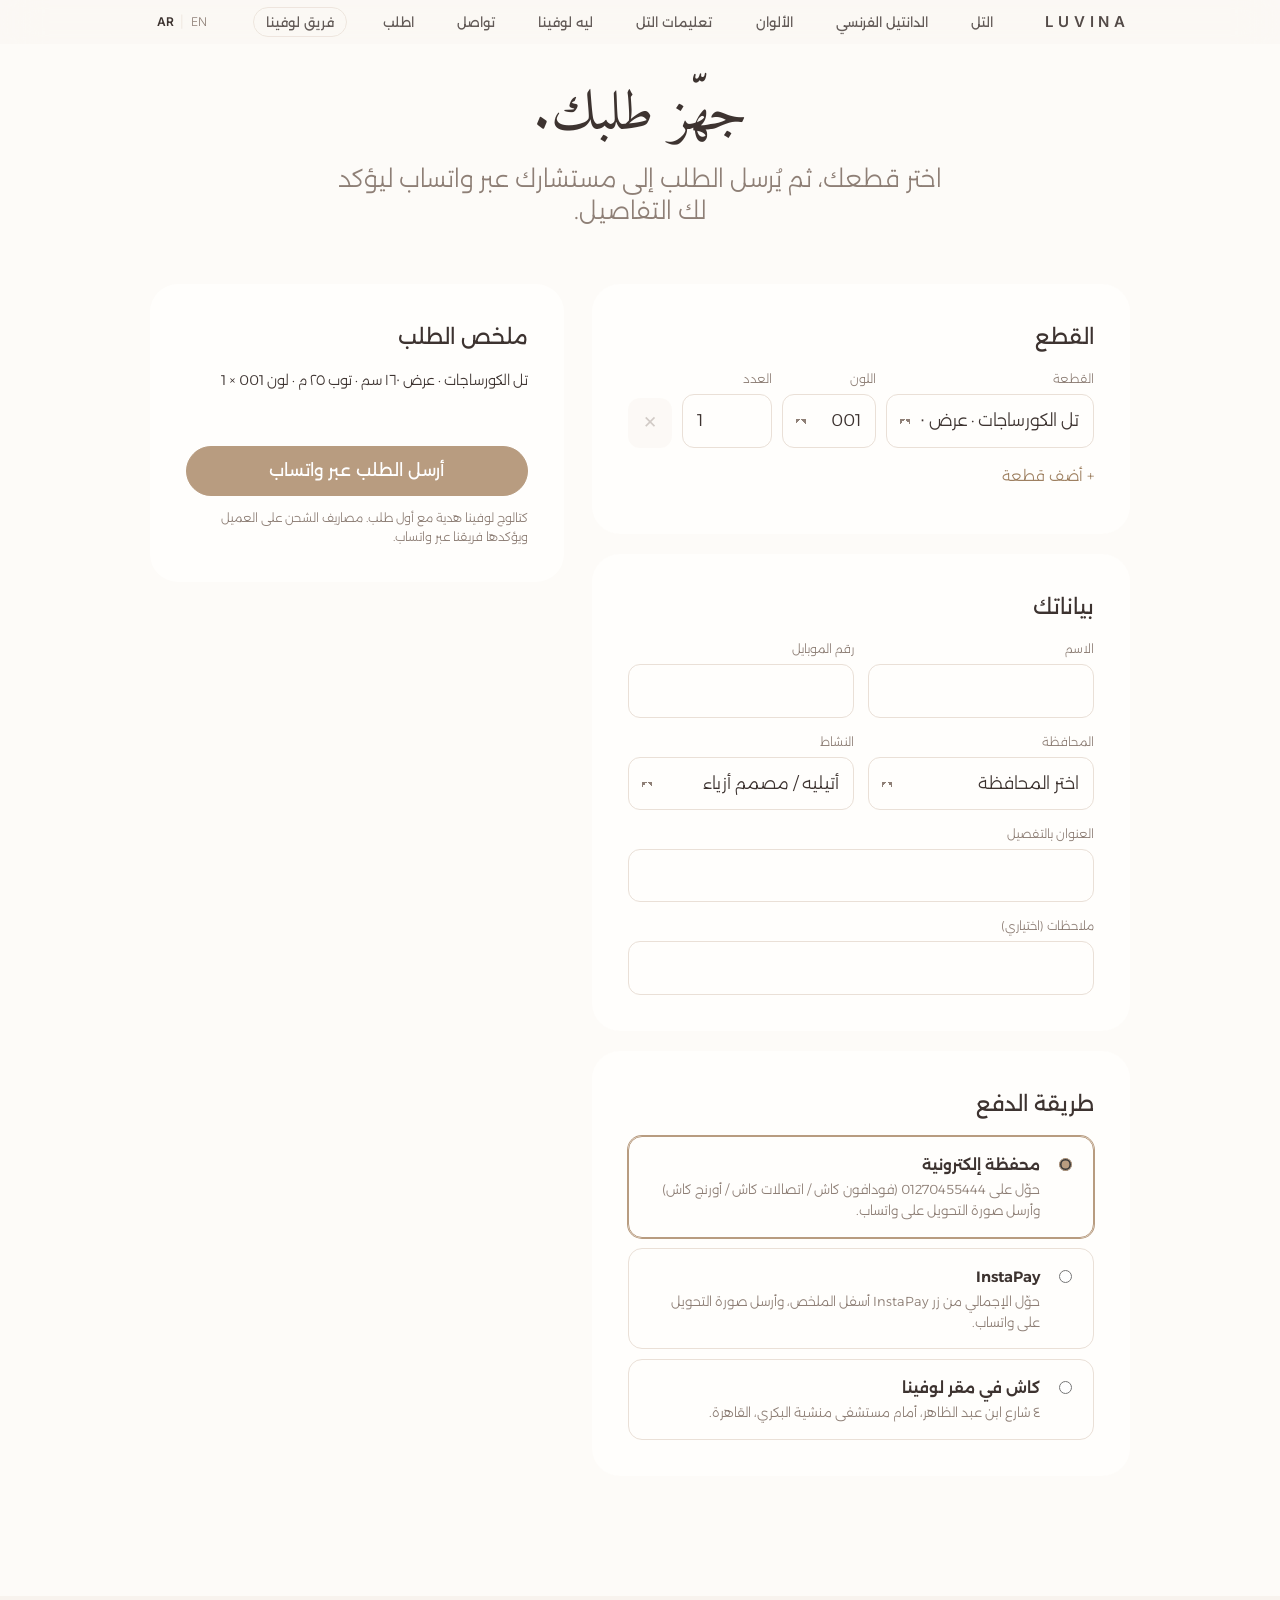
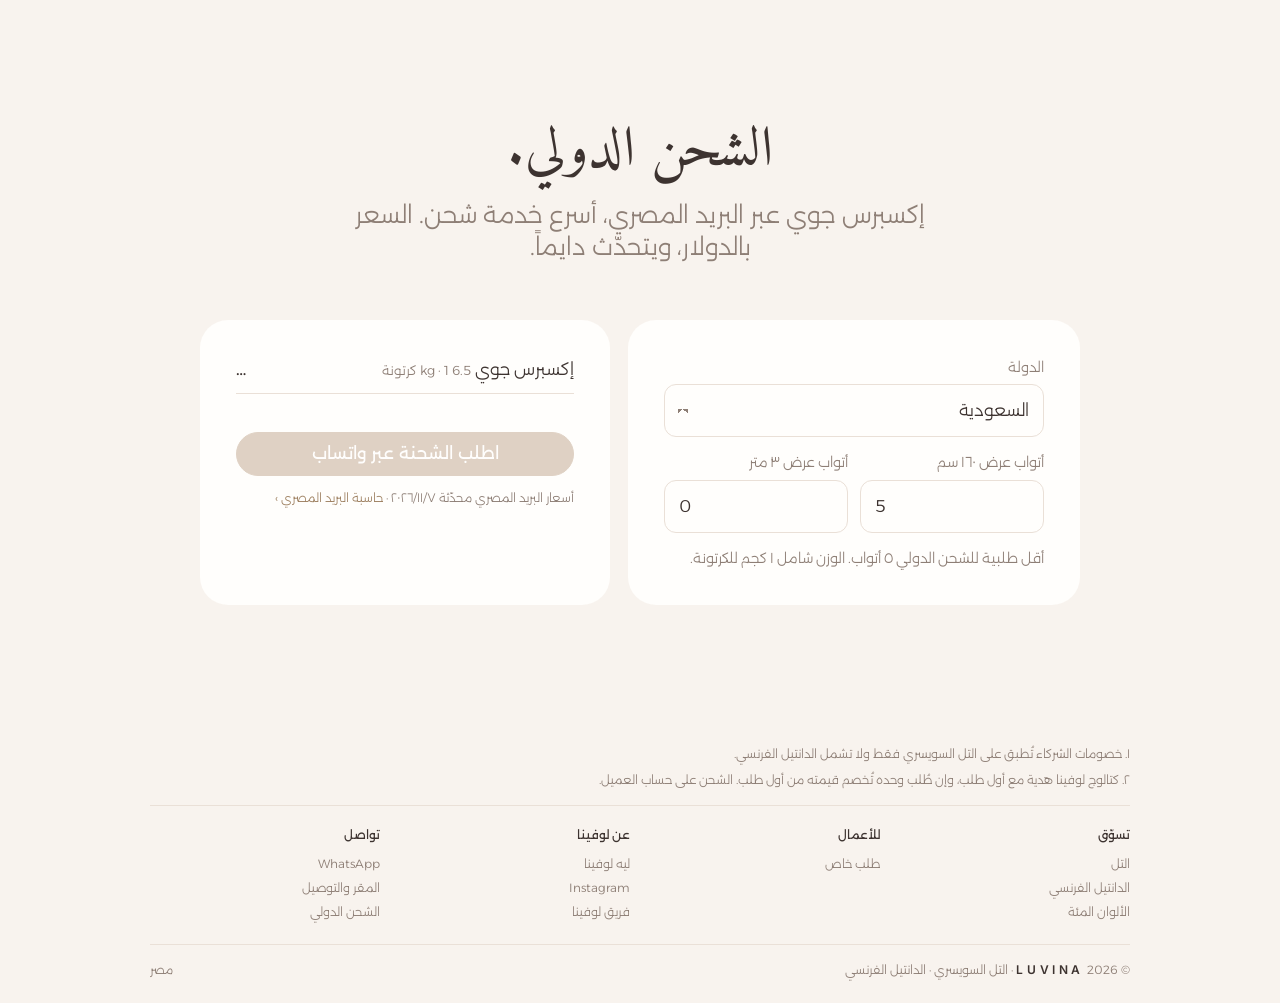
<file: order.html>
<!doctype html>
<html lang="ar" dir="rtl">
<head>
<meta charset="utf-8">
<meta name="viewport" content="width=device-width, initial-scale=1, viewport-fit=cover">
<title>طلب بالتفصيل | LUVINA لوفينا</title>
<meta name="description" content="قماش تل سويسري فاخر بالجملة من لوفينا LUVINA: تل سويسري و دانتيل فرنسي للأتيليهات ومصممي الأزياء. كتالوج 100 لون، والطلب عبر واتساب. مقرنا في مصر الجديدة، القاهرة.">
<meta property="og:title" content="LUVINA لوفينا | التل السويسري والدانتيل الفرنسي في القاهرة">
<meta property="og:description" content="قماش تل سويسري فاخر بالجملة من لوفينا LUVINA: تل سويسري و دانتيل فرنسي للأتيليهات ومصممي الأزياء. كتالوج 100 لون، والطلب عبر واتساب. مقرنا في مصر الجديدة، القاهرة.">
<link rel="canonical" href="https://luvinatex.com/order.html">
<meta name="robots" content="noindex, follow">
<meta name="google-site-verification" content="kCf5dfqnbjkvagjfyM0JP_dV5pNTEKnOtg4ToA21rb8">
<meta property="og:type" content="website">
<meta property="og:url" content="https://luvinatex.com/">
<meta property="og:site_name" content="LUVINA لوفينا">
<meta property="og:locale" content="ar_EG">
<meta property="og:image" content="https://luvinatex.com/og-luvina-3.jpg">
<meta property="og:image:type" content="image/jpeg">
<meta property="og:image:width" content="1200">
<meta property="og:image:height" content="630">
<meta property="og:image:alt" content="التل السويسري من لوفينا LUVINA">
<meta name="twitter:card" content="summary_large_image">
<meta name="twitter:image" content="https://luvinatex.com/og-luvina-3.jpg">
<script>
!function(f,b,e,v,n,t,s){if(f.fbq)return;n=f.fbq=function(){n.callMethod?n.callMethod.apply(n,arguments):n.queue.push(arguments)};if(!f._fbq)f._fbq=n;n.push=n;n.loaded=!0;n.version='2.0';n.queue=[];t=b.createElement(e);t.async=!0;t.src=v;s=b.getElementsByTagName(e)[0];s.parentNode.insertBefore(t,s)}(window,document,'script','https://connect.facebook.net/en_US/fbevents.js');
fbq('init','1497584932184983');
fbq('track','PageView');
document.addEventListener('click',function(e){
  var a=e.target.closest&&e.target.closest('a');if(!a||!a.href)return;
  if(a.href.indexOf('wa.me')>-1){
    var t=(a.textContent||'').trim().slice(0,60)||'order';
    fbq('track','Contact',{content_name:t,content_category:'home'});
  }else if(/colors\.html/.test(a.href)){
    fbq('track','ViewContent',{content_name:'Colour Book'});
  }
},true);
</script>
<noscript><img height="1" width="1" style="display:none" src="https://www.facebook.com/tr?id=1497584932184983&ev=PageView&noscript=1"/></noscript>
<link rel="preconnect" href="https://fonts.googleapis.com">
<link rel="preconnect" href="https://fonts.gstatic.com" crossorigin>
<link href="https://fonts.googleapis.com/css2?family=Alexandria:wght@300;400;500;600&family=Amiri:wght@400;700&family=Inter:wght@300;400;500;600;700&display=swap" rel="stylesheet">
<style>
/* Layout: Apple-style — thin glass nav, full-width modules, centered headlines, pill links, rounded tiles */
:root{
  --bg:#FDFBF8; --alt:#F8F3EE; --ink:#3D3330; --soft:#8E7F76; --line:#EAE0D7;
  --blue:#B89C80; --blue-h:#A88B6E; --link:#9E8061; --dark:#EADDD3; --dark-soft:#9C8A7E; --champ:#B89C80;
  --blush:#F8EEEA; --sage:#EFF2EA; --powder:#EDF1F4; --sand:#F6F0E8;
  --r:28px;
  --f-en:'Inter','SF Pro Display','Helvetica Neue',Helvetica,Arial,sans-serif;
  --f-ar:'Alexandria','SF Arabic','Segoe UI',Tahoma,sans-serif;
  --f-ar-d:'Amiri','Alexandria','SF Arabic',sans-serif;
  --ease:cubic-bezier(.28,.11,.32,1);
  color-scheme:light;
}
*{box-sizing:border-box}
html{scroll-behavior:smooth;scroll-padding-top:52px}
body{margin:0;background:var(--bg);color:var(--ink);font-family:var(--f-ar);font-weight:300;font-size:17px;line-height:1.6;letter-spacing:0;-webkit-font-smoothing:antialiased;overflow-x:hidden}
html[lang=en] body{font-family:var(--f-en);letter-spacing:-.022em}
img,video{max-width:100%;display:block}
a{color:inherit;text-decoration:none}
button,input,select,textarea{font:inherit;color:inherit}
:focus-visible{outline:2px solid var(--blue);outline-offset:3px;border-radius:6px}
html[lang=ar] .en, html[lang=en] .ar,[hidden]{display:none!important}
h1,h2,h3,p{margin:0}
h1,h2,h3{text-wrap:balance}
p{text-wrap:pretty}
.num{font-family:var(--f-en);font-variant-numeric:tabular-nums;letter-spacing:-.01em;direction:ltr;unicode-bidi:isolate}
.wrap{max-width:1024px;margin:0 auto;padding-left:max(22px,env(safe-area-inset-left,0px));padding-right:max(22px,env(safe-area-inset-right,0px))}
.wide{max-width:1440px;margin:0 auto;padding-left:max(12px,env(safe-area-inset-left,0px));padding-right:max(12px,env(safe-area-inset-right,0px))}

/* global nav */
body::before{content:"";position:fixed;inset:0 0 auto;height:env(safe-area-inset-top,0px);z-index:60;background:rgba(251,248,244,.94)}
header.gn{position:sticky;top:env(safe-area-inset-top,0px);z-index:50;height:44px;background:rgba(251,248,244,.8);-webkit-backdrop-filter:saturate(180%) blur(20px);backdrop-filter:saturate(180%) blur(20px)}
@supports not ((backdrop-filter:blur(1px)) or (-webkit-backdrop-filter:blur(1px))){header.gn{background:rgba(251,248,244,.97)}}
.gn .wrap{height:44px;display:flex;align-items:center;justify-content:space-between;gap:12px;max-width:1024px}
.gn .logo{font-family:var(--f-en);font-weight:600;font-size:15px;letter-spacing:.32em;padding-inline-start:.32em;direction:ltr;color:var(--ink);opacity:.88;min-height:44px;display:flex;align-items:center}
.gn nav{display:flex;align-items:center;flex:1;justify-content:space-evenly}
.gn nav a{font-size:12px;color:var(--ink);opacity:.8;min-height:44px;display:flex;align-items:center;padding:0 8px;transition:opacity .3s}
html[lang=ar] .gn nav a{font-size:13px}
.gn nav a:hover{opacity:1}
.gn .tools{display:flex;align-items:center;gap:6px}
.lang{display:flex;align-items:center;direction:ltr;font-family:var(--f-en);font-size:12px}
.lang button{background:none;border:0;cursor:pointer;min-height:44px;min-width:30px;padding:0 4px;color:var(--soft)}
.lang button[aria-pressed=true]{color:var(--ink);font-weight:600}
.lang span{color:var(--line)}
.menu-btn{display:none;background:none;border:0;cursor:pointer;width:44px;height:44px;padding:0;align-items:center;justify-content:center;color:var(--ink)}
.menu-btn svg{width:18px;height:10px}

/* mobile menu */
.overlay{position:fixed;inset:0;z-index:80;background:var(--bg);display:flex;flex-direction:column;padding:calc(env(safe-area-inset-top,0px) + 4px) max(22px,env(safe-area-inset-right,0px)) 40px max(22px,env(safe-area-inset-left,0px));opacity:0;pointer-events:none;transition:opacity .4s var(--ease)}
.overlay.open{opacity:1;pointer-events:auto}
.overlay .close{align-self:flex-end;background:none;border:0;cursor:pointer;width:44px;height:44px;font-size:20px;color:var(--ink)}
.overlay nav{display:flex;flex-direction:column;gap:6px;margin-top:20px}
.overlay nav a{font-size:28px;font-weight:600;line-height:1.4;color:var(--ink);opacity:0;transform:translateY(-8px);transition:opacity .5s var(--ease),transform .5s var(--ease)}
html[lang=en] .overlay nav a{letter-spacing:-.02em}
.overlay.open nav a{opacity:1;transform:none}
.overlay.open nav a:nth-child(2){transition-delay:.03s}.overlay.open nav a:nth-child(3){transition-delay:.06s}.overlay.open nav a:nth-child(4){transition-delay:.09s}.overlay.open nav a:nth-child(5){transition-delay:.12s}.overlay.open nav a:nth-child(6){transition-delay:.15s}
.overlay .foot{margin-top:auto;display:flex;flex-direction:column;gap:6px;font-size:14px;color:var(--soft)}

/* ribbon */
.ribbon{background:var(--alt);text-align:center;padding:14px 22px;font-size:14px;color:var(--ink)}
.ribbon a{color:var(--link);white-space:nowrap}
.ribbon a:hover{text-decoration:underline}

/* hero modules */
.mod{position:relative;text-align:center;overflow:hidden;background:var(--bg)}
.mod.dark{background:var(--dark);color:var(--ink)}
.mod.alt{background:var(--alt)}
.mod .copy{padding:52px 22px 0;display:flex;flex-direction:column;align-items:center;gap:6px;position:relative;z-index:2}
.mod h1,.mod h2.head{font-size:clamp(40px,5.4vw,56px);line-height:1.07;font-weight:600;letter-spacing:-.005em}
html[lang=ar] .mod h1,html[lang=ar] .mod h2.head{font-weight:700;line-height:1.2}
.mod .sub{font-size:clamp(21px,2.6vw,28px);line-height:1.14;font-weight:400;max-width:28ch}
html[lang=ar] .mod .sub{line-height:1.45}
.mod .eyebrow{font-size:17px;font-weight:600;color:var(--soft)}
.mod.dark .eyebrow{color:var(--dark-soft)}
.ctas{display:flex;flex-wrap:wrap;justify-content:center;gap:14px;margin-top:16px}
.pill{display:inline-flex;align-items:center;justify-content:center;min-height:44px;padding:0 22px;border-radius:980px;font-size:17px;line-height:1;border:1px solid var(--blue);background:var(--blue);color:#fff;cursor:pointer;transition:background .25s,color .25s}
.pill:hover{background:var(--blue-h)}
.pill.ghost{background:transparent;color:#8A6E52;border-color:#B89C80}
.pill.ghost:hover{background:var(--blue);color:#fff}
.mod.dark .pill{background:var(--champ);border-color:var(--champ);color:#fff}
.mod.dark .pill:hover{background:var(--blue-h)}
.mod.dark .pill.ghost{background:transparent;color:#8A6E52;border-color:#A88B6E}
.mod.dark .pill.ghost:hover{background:var(--champ);color:#fff}
.pill.sm{min-height:36px;padding:0 16px;font-size:14px}
.more{color:var(--link);font-size:17px}
.more::after{content:" ›"}
.more:hover{text-decoration:underline}
.mod.dark .more{color:var(--champ)}

.hero-media{margin-top:36px;position:relative;height:clamp(380px,62vw,720px)}
.hero-media video,.hero-media img{position:absolute;inset:0;width:100%;height:100%;object-fit:cover}
.hero-media::after{content:"";position:absolute;inset:0 0 auto;height:22%;background:linear-gradient(var(--bg),transparent)}
.mod.dark .hero-media::after{background:linear-gradient(var(--dark),transparent)}
.lace-hero{margin:40px auto 0;max-width:980px;padding:0 22px;display:grid;grid-template-columns:repeat(2,minmax(0,1fr));gap:14px}
.lace-hero .ph{aspect-ratio:4/5;border-radius:22px;overflow:hidden;background:#E0D2C7}
.lace-hero .ph img,
.mod.dark{padding-bottom:56px}

/* tiles */
.tiles{display:grid;grid-template-columns:repeat(2,minmax(0,1fr));gap:12px;padding-block:12px}
.tile{position:relative;background:var(--alt);text-align:center;overflow:hidden;min-height:580px;display:flex;flex-direction:column;align-items:center}
.tile.blush{background:var(--blush)}.tile.sage{background:var(--sage)}.tile.powder{background:var(--powder)}.tile.sand{background:var(--sand)}
.tile .copy{padding:48px 24px 0;display:flex;flex-direction:column;align-items:center;gap:6px;position:relative;z-index:2}
.tile h2{font-size:clamp(32px,3.6vw,40px);line-height:1.1;font-weight:600}
html[lang=ar] .tile h2{font-weight:700;line-height:1.25}
.tile .sub{font-size:clamp(17px,1.8vw,21px);line-height:1.38;max-width:30ch}
.tile .ctas{margin-top:12px}
.tile .media{margin-top:auto;width:100%;height:330px;position:relative}
.tile .media img,.tile .media video{position:absolute;inset:0;width:100%;height:100%;object-fit:cover;transition:transform 1.2s var(--ease)}
.tile:hover .media img,.tile:hover .media video{transform:scale(1.03)}

.big100{font-family:var(--f-en);font-weight:700;font-size:clamp(110px,14vw,170px);line-height:.9;letter-spacing:-.05em;background:linear-gradient(90deg,#CDB6A0,#DDB8B0,#B5C2D0,#BCC8AE);-webkit-background-clip:text;background-clip:text;color:transparent;margin-block:6px}
.tile .tier-hero{font-family:var(--f-en);font-weight:700;font-size:clamp(96px,12vw,150px);line-height:.9;letter-spacing:-.05em;margin-top:auto;padding-bottom:64px;color:var(--blue)}
.tile .tier-hero small{font-size:.4em;letter-spacing:0;color:var(--dark-soft)}

/* sections */
section.sec{padding-block:clamp(72px,10vw,120px)}
section.sec.alt{background:var(--alt)}
.sec-head{text-align:center;display:flex;flex-direction:column;align-items:center;gap:10px;margin-bottom:clamp(36px,5vw,56px)}
.sec-head h2{font-size:clamp(40px,5.4vw,56px);line-height:1.07;font-weight:600}
html[lang=ar] .sec-head h2{font-weight:700;line-height:1.2}
.sec-head .sub{font-size:clamp(19px,2.2vw,24px);color:var(--soft);max-width:36ch;line-height:1.35}
.sec-head .kicker{font-size:17px;font-weight:600;color:var(--soft)}

/* tulle */
.reel{position:relative;aspect-ratio:16/9;overflow:hidden;background:var(--alt);border-radius:var(--r)}
.reel video{position:absolute;inset:0;width:100%;height:100%;object-fit:cover}
.reel img{position:absolute;inset:0;width:100%;height:100%;object-fit:cover;opacity:0;transform:scale(1.06);transition:opacity 1.4s var(--ease)}
.reel img.on{opacity:1;animation:drift 9s linear forwards}
@keyframes drift{from{transform:scale(1.06)}to{transform:scale(1)}}
.reel .count{position:absolute;inset-inline-start:20px;bottom:16px;font-size:12px;color:#fff;background:rgba(0,0,0,.32);-webkit-backdrop-filter:blur(10px);backdrop-filter:blur(10px);padding:5px 10px;border-radius:980px}
.models{display:grid;grid-template-columns:repeat(2,minmax(0,1fr));gap:20px;margin-top:20px}
.model{background:#FFFEFC;border-radius:var(--r);padding:36px 30px;display:flex;flex-direction:column;align-items:center;text-align:center;gap:10px}
section.sec:not(.alt) .model{background:var(--alt)}
.model .w{font-size:14px;font-weight:600;color:#B08A66}
.model h3{font-size:28px;font-weight:600;line-height:1.15}
.model .price{font-size:17px;color:var(--ink)}
.model .price b{font-weight:600}
.model .avail{font-size:14px;color:var(--soft);max-width:28ch;min-height:42px}
.model .ctas{margin-top:8px}
.fine{font-size:12px;color:var(--soft);text-align:center;margin-top:22px;line-height:1.6}

/* lace cards */
.lace-grid{display:grid;grid-template-columns:repeat(3,minmax(0,1fr));gap:20px}
.piece{background:#FFFEFC;border-radius:18px;overflow:hidden;display:flex;flex-direction:column;box-shadow:2px 4px 12px rgba(0,0,0,.08);transition:box-shadow .4s var(--ease),transform .4s var(--ease)}
.piece:hover{box-shadow:2px 4px 16px rgba(0,0,0,.16);transform:scale(1.01)}
.piece .ph{position:relative;aspect-ratio:1/1;overflow:hidden;background:var(--alt)}
.piece .ph img{position:absolute;inset:0;width:100%;height:100%;object-fit:cover;transition:opacity .8s var(--ease),transform 6s linear}
.piece .ph img.b{opacity:0}
.piece:hover .ph img.a,.piece.tap .ph img.a{opacity:0}
.piece:hover .ph img.b,.piece.tap .ph img.b{opacity:1;transform:scale(1.05)}
.piece .body{padding:22px 24px 26px;display:flex;flex-direction:column;gap:4px}
.piece .st{font-size:12px;font-weight:600;color:#B08A66}
.piece.out .st{color:var(--soft)}
.piece .name{font-size:21px;font-weight:600;line-height:1.2}
.piece .p{font-size:14px;color:var(--soft)}
.piece .act{margin-top:14px}
.piece.out .ph img{filter:grayscale(.5) brightness(.97)}

/* why */
.why{display:grid;grid-template-columns:repeat(3,minmax(0,1fr));gap:20px}
.card{background:#FFFEFC;border-radius:var(--r);padding:32px 28px;display:flex;flex-direction:column;gap:10px;min-height:250px;overflow:hidden;position:relative}
section.sec:not(.alt) .card{background:var(--alt)}
.card .ic{font-family:var(--f-en);font-size:13px;font-weight:600;color:var(--soft)}
.card h3{font-size:24px;font-weight:600;line-height:1.2}
.card p{font-size:17px;color:var(--soft)}
.card.ph{padding:0;min-height:0;aspect-ratio:4/5}
.card.ph img,.card.ph video{width:100%;height:100%;object-fit:cover}
.card.ph .cap{position:absolute;inset:auto 0 0;padding:24px 26px;color:#fff;font-size:21px;font-weight:600;background:linear-gradient(transparent,rgba(0,0,0,.45))}

/* trade */
.tiers{display:grid;grid-template-columns:repeat(7,minmax(0,1fr));gap:12px}
.tier{background:#FFFEFC;border-radius:18px;padding:22px 10px;text-align:center;display:flex;flex-direction:column;gap:4px}
section.sec:not(.alt) .tier{background:var(--alt)}
.tier b{font-family:var(--f-en);font-size:30px;font-weight:600;letter-spacing:-.03em}
.tier span{font-size:13px;color:var(--soft)}
section.sec .tier.top{background:var(--blue);color:#FBF8F4}
section.sec .tier.top span{color:#FBF4EC}

/* order */
.order-wrap{display:grid;grid-template-columns:minmax(0,1.3fr) minmax(0,1fr);gap:28px;align-items:start}
.panel{background:#FFFEFC;border-radius:var(--r);padding:clamp(24px,3vw,36px)}
.panel h3{font-size:21px;font-weight:600;margin-bottom:16px}
.lines{display:flex;flex-direction:column;gap:12px}
.line{display:grid;grid-template-columns:minmax(0,2.2fr) minmax(0,1fr) 90px 44px;gap:10px;align-items:end}
.f{display:flex;flex-direction:column;gap:6px;min-width:0}
.f label{font-size:12px;color:var(--soft)}
.f input,.f select{background:#FFFEFC;border:1px solid var(--line);border-radius:12px;padding:12px 14px;min-height:50px;width:100%;color:var(--ink);-webkit-appearance:none;appearance:none;transition:border-color .2s,box-shadow .2s}
.f select{background-image:linear-gradient(45deg,transparent 50%,var(--soft) 50%),linear-gradient(135deg,var(--soft) 50%,transparent 50%);background-position:calc(100% - 18px) 52%,calc(100% - 13px) 52%;background-size:5px 5px;background-repeat:no-repeat;padding-inline-end:34px}
html[dir=rtl] .f select{background-position:18px 52%,13px 52%}
.f input:focus,.f select:focus{outline:none;border-color:var(--blue);box-shadow:0 0 0 3px rgba(156,122,84,.2)}
.f input[disabled]{background:var(--alt)}
.rm{background:var(--alt);border:0;border-radius:12px;height:50px;cursor:pointer;color:var(--soft)}
.rm:hover:not([disabled]){color:var(--ink)}
.rm[disabled]{opacity:.4;cursor:default}
.add{background:none;border:0;color:var(--link);cursor:pointer;min-height:44px;padding:0;margin-top:6px;font-size:15px}
.add:hover{text-decoration:underline}
.cust{display:grid;grid-template-columns:repeat(2,minmax(0,1fr));gap:14px}
.cust .full{grid-column:1/-1}
.pay{display:flex;flex-direction:column;gap:10px}
.pay label.opt{display:flex;gap:14px;align-items:flex-start;padding:16px 18px;border:1px solid var(--line);border-radius:14px;cursor:pointer;transition:border-color .2s,box-shadow .2s}
.pay label.opt:has(input:checked){border-color:var(--blue);box-shadow:0 0 0 1px var(--blue)}
.pay input{accent-color:var(--blue);margin-top:5px}
.pay .t{display:flex;flex-direction:column;gap:2px}
.pay .t b{font-weight:600;font-size:15px}
.pay .t span{font-size:13px;color:var(--soft)}
.stack{display:flex;flex-direction:column;gap:20px}
.summary{position:sticky;top:calc(env(safe-area-inset-top,0px) + 64px);display:flex;flex-direction:column;gap:12px}
.summary .s-row{display:flex;justify-content:space-between;gap:12px;font-size:14px;color:var(--soft)}
.summary .s-row.item{color:var(--ink)}
.summary .s-row.item span:first-child{min-width:0}
.summary .total{border-top:1px solid var(--line);padding-top:14px;margin-top:4px;display:flex;justify-content:space-between;align-items:baseline;font-weight:600}
.summary .total b{font-family:var(--f-en);font-size:28px;font-weight:600;letter-spacing:-.02em}
.hint{font-size:13px;color:#A07D5B}
.err{font-size:13px;color:#B5483A;min-height:18px}
.summary .pill{width:100%;min-height:50px}
.summary .note{font-size:12px;color:var(--soft)}

/* contact */
.info{display:grid;grid-template-columns:repeat(3,minmax(0,1fr));gap:20px}
.info .blk{background:var(--alt);border-radius:var(--r);padding:30px 28px;display:flex;flex-direction:column;gap:8px;min-width:0}
.info .k{font-size:14px;font-weight:600;color:var(--soft)}
.info .val{font-size:24px;font-weight:600;line-height:1.25}
.info p{color:var(--soft);font-size:15px}
.info .wide-blk{grid-column:1/-1}
.fine a{color:var(--link);white-space:nowrap}
.info .links{display:flex;gap:16px;flex-wrap:wrap;margin-top:6px}
.lnk{background:none;border:0;color:var(--link);cursor:pointer;padding:0;font-size:15px;min-height:30px}
.lnk:hover{text-decoration:underline}

/* footer */
footer{background:var(--alt);font-size:12px;color:var(--soft);line-height:1.5;padding-block:20px calc(24px + env(safe-area-inset-bottom,0px))}
footer .notes{border-bottom:1px solid var(--line);padding-bottom:16px;display:flex;flex-direction:column;gap:8px}
footer .cols{display:grid;grid-template-columns:repeat(4,minmax(0,1fr));gap:20px;padding-block:20px;border-bottom:1px solid var(--line)}
footer .cols b{display:block;color:var(--ink);font-weight:600;margin-bottom:8px}
footer .cols a{display:block;padding:3px 0}
footer .cols a:hover{color:var(--ink);text-decoration:underline}
footer .legal{display:flex;flex-wrap:wrap;justify-content:space-between;gap:10px;padding-top:16px}
footer .mk{font-family:var(--f-en);letter-spacing:.3em;font-weight:600;color:var(--ink);direction:ltr}

/* reveal */
.rv{transform:translateY(30px);opacity:.001;transition:opacity 1s var(--ease),transform 1s var(--ease)}
.rv.in{transform:none;opacity:1}
.no-js .rv{opacity:1;transform:none}

@media (max-width:1068px){
  .tiers{grid-template-columns:repeat(4,minmax(0,1fr))}
}
@media (max-width:833px){
  .gn nav{display:none}
  .menu-btn{display:flex}
  .gn .wrap{justify-content:space-between}
  .tiles{grid-template-columns:1fr}
  .tile{min-height:520px}
  .lace-grid,.why{grid-template-columns:repeat(2,minmax(0,1fr))}
  .order-wrap{grid-template-columns:1fr}
  .summary{position:static}
  .info{grid-template-columns:1fr}
  footer .cols{grid-template-columns:repeat(2,minmax(0,1fr))}
}
@media (max-width:600px){
  .lace-hero{grid-template-columns:1fr 1fr;gap:8px;padding:0 12px}
  .lace-hero .ph{border-radius:14px}
  .models{grid-template-columns:1fr}
  .lace-grid,.why{grid-template-columns:repeat(2,minmax(0,1fr));gap:10px}
  .piece .body{padding:14px 14px 16px}.piece .name{font-size:16px}.piece .p{font-size:12px}.piece .act .pill.sm{padding:9px 14px;font-size:13px}
  .card{padding:20px 18px;min-height:0;gap:6px}.card h3{font-size:18px}.card p{font-size:14px}
  .tiers{grid-template-columns:repeat(4,minmax(0,1fr));gap:8px}.tier{padding:14px 6px}.tier b{font-size:22px}.tier span{font-size:11px}
  .reel{aspect-ratio:4/5}
  .line{grid-template-columns:minmax(0,1fr) 84px 44px}
  .line .f.prod{grid-column:1/-1}
  .cust{grid-template-columns:1fr}
  .pill{min-height:44px}
  .tile .media{height:280px}
}
@media (prefers-reduced-motion:reduce){
  *{animation:none!important;transition:none!important}
  .rv{opacity:1;transform:none}
}

/* Arabic type: Amiri for display, Alexandria for text */
html[lang=ar] h1,html[lang=ar] h2,html[lang=ar] .mod h2.head,html[lang=ar] .tile h2,html[lang=ar] .sec-head h2,html[lang=ar] .model h3,html[lang=ar] .card h3,html[lang=ar] .overlay nav a,html[lang=ar] .info .val{font-family:var(--f-ar-d);font-weight:500;letter-spacing:0}
html[lang=ar] .mod h1,html[lang=ar] .mod h2.head,html[lang=ar] .sec-head h2{line-height:1.3}
html[lang=ar] .pill,html[lang=ar] .piece .name,html[lang=ar] .panel h3,html[lang=ar] footer .cols b,html[lang=ar] .gn nav a{font-weight:400}
html[lang=ar] .sub{font-weight:300}
html[lang=en] body{font-weight:400}
.lace-hero .ph img.kb{animation:kb 14s ease-in-out infinite alternate}
@keyframes kb{from{transform:scale(1.02) translate(0,0)}to{transform:scale(1.14) translate(-2%,-2%)}}
.gn nav .team-link{border:1px solid var(--line);border-radius:980px;padding:0 12px;min-height:30px;align-self:center}
.overlay .team-link{align-self:flex-start;margin-top:14px;padding:4px 18px;border:1px solid var(--line);border-radius:980px;font-size:.7em}
</style>
<script src="/analytics.js" defer></script>
<script src="/wf.js" defer></script>
<script src="/cta.js" defer></script>
</head>
<body class="no-js">

<header class="gn" id="top">
  <div class="wrap">
    <a href="/" class="logo" aria-label="LUVINA">LUVINA</a>
    <nav aria-label="Main">
      <a href="/#tulle"><span class="ar">التل</span><span class="en">Tulle</span></a>
      <a href="/#lace"><span class="ar">الدانتيل الفرنسي</span><span class="en">French Lace</span></a>
      <a href="colors.html"><span class="ar">الألوان</span><span class="en">Colours</span></a>
      <a href="/instructions/"><span class="ar">تعليمات التل</span><span class="en">Instructions</span></a>
      <a href="/#maison"><span class="ar">ليه لوفينا</span><span class="en">Why LUVINA</span></a>
      <a href="/#contact"><span class="ar">تواصل</span><span class="en">Contact</span></a>
      <a href="#order"><span class="ar">اطلب</span><span class="en">Order</span></a>
      <a href="team/" class="team-link"><span class="ar">فريق لوفينا</span><span class="en">LUVINA Team</span></a>
    </nav>
    <div class="tools">
      <div class="lang" role="group" aria-label="Language">
        <button type="button" data-lang="ar" aria-pressed="true">AR</button><span>|</span><button type="button" data-lang="en" aria-pressed="false">EN</button>
      </div>
      <button class="menu-btn" id="menuBtn" aria-expanded="false" aria-controls="menu" aria-label="Menu">
        <svg viewBox="0 0 18 10" aria-hidden="true"><line x1="0" y1="1" x2="18" y2="1" stroke="currentColor" stroke-width="1.4"/><line x1="0" y1="9" x2="18" y2="9" stroke="currentColor" stroke-width="1.4"/></svg>
      </button>
    </div>
  </div>
</header>

<div class="overlay" id="menu" aria-hidden="true">
  <button class="close" id="menuClose" aria-label="Close">✕</button>
  <nav>
    <a href="/#tulle"><span class="ar">التل</span><span class="en">Tulle</span></a>
    <a href="/#lace"><span class="ar">الدانتيل الفرنسي</span><span class="en">French Lace</span></a>
    <a href="#order" data-preset="catalog"><span class="ar">كتالوج لوفينا</span><span class="en">The Luvina Catalogue</span></a>
    <a href="/#maison"><span class="ar">ليه لوفينا</span><span class="en">Why LUVINA</span></a>
    <a href="#order"><span class="ar">اطلب الآن</span><span class="en">Order Now</span></a>
    <a href="team/" class="team-link"><span class="ar">فريق لوفينا</span><span class="en">LUVINA Team</span></a>
  </nav>
  <div class="foot"><span class="num" dir="ltr">+20 127 045 5444</span><span>@luvinatex</span></div>
</div>

<main>
<div hidden id="laceGrid"></div><div hidden id="tiers"></div><span hidden id="phoneTxt">01270455444</span><button hidden type="button" id="copyPhone"></button>






<section class="sec" id="order" style="padding-top:36px">
  <div class="wrap">
    <div class="sec-head rv">
      <h2><span class="ar">جهّز طلبك.</span><span class="en">Compose your order.</span></h2>
      <p class="sub"><span class="ar">اختر قطعك، ثم يُرسل الطلب إلى مستشارك عبر واتساب ليؤكد لك التفاصيل.</span><span class="en">Choose your pieces, then your order goes to your advisor on WhatsApp to confirm the details.</span></p>
    </div>
    <form class="order-wrap" id="orderForm" novalidate>
      <div class="stack">
        <div class="panel">
          <h3><span class="ar">القطع</span><span class="en">Pieces</span></h3>
          <div class="lines" id="lines"></div>
          <button type="button" class="add" id="addLine">+ <span class="ar">أضف قطعة</span><span class="en">Add a piece</span></button>
        </div>
        <div class="panel">
          <h3><span class="ar">بياناتك</span><span class="en">Your details</span></h3>
          <div class="cust">
            <div class="f"><label for="cName"><span class="ar">الاسم</span><span class="en">Name</span></label><input id="cName" autocomplete="name"></div>
            <div class="f"><label for="cPhone"><span class="ar">رقم الموبايل</span><span class="en">Mobile</span></label><input id="cPhone" type="tel" inputmode="tel" autocomplete="tel" dir="ltr"></div>
            <div class="f"><label for="cGov"><span class="ar">المحافظة</span><span class="en">Governorate</span></label><select id="cGov"></select></div>
            <div class="f"><label for="cBiz"><span class="ar">النشاط</span><span class="en">You are</span></label><select id="cBiz"></select></div>
            <div class="f full"><label for="cAddr"><span class="ar">العنوان بالتفصيل</span><span class="en">Full address</span></label><input id="cAddr" autocomplete="street-address"></div>
            <div class="f full"><label for="cNotes"><span class="ar">ملاحظات (اختياري)</span><span class="en">Notes (optional)</span></label><input id="cNotes"></div>
          </div>
        </div>
        <div class="panel">
          <h3><span class="ar">طريقة الدفع</span><span class="en">Payment</span></h3>
          <div class="pay" id="pay"></div>
        </div>
      </div>
      <aside class="panel summary" aria-live="polite">
        <h3 style="margin-bottom:4px"><span class="ar">ملخص الطلب</span><span class="en">Order summary</span></h3>
        <div id="sumItems" style="display:flex;flex-direction:column;gap:10px"></div>
        <div class="hint" id="hint"></div>
        <div class="err" id="err" role="alert"></div>
        <button type="submit" class="pill"><span class="ar">أرسل الطلب عبر واتساب</span><span class="en">Send via WhatsApp</span></button>
        <a class="pill ghost" id="instapay" href="https://ipn.eg/S/wegzzzz/instapay/1Zi2jL" target="_blank" rel="noopener" hidden><span class="ar">ادفع عبر InstaPay</span><span class="en">Pay with InstaPay</span></a>
        <p class="note"><span class="ar">كتالوج لوفينا هدية مع أول طلب. مصاريف الشحن على العميل ويؤكدها فريقنا عبر واتساب.</span><span class="en">The Luvina Catalogue is a gift with your first order. Shipping is at the client's expense and confirmed by our team on WhatsApp.</span></p>
      </aside>
    </form>
  </div>
</section>

<section class="sec alt" id="intl">
  <div class="wrap">
    <div class="sec-head rv">
      <h2><span class="ar">الشحن الدولي.</span><span class="en">International shipping.</span></h2>
      <p class="sub"><span class="ar">إكسبرس جوي عبر البريد المصري، أسرع خدمة شحن. السعر بالدولار، ويتحدّث دايماً.</span><span class="en">Air Express via Egypt Post, the fastest service. Priced in US dollars, always up to date.</span></p>
    </div>
    <div class="ix">
      <div class="panel">
        <div class="f"><label for="ixC"><span class="ar">الدولة</span><span class="en">Country</span></label><select id="ixC"></select></div>
        <div class="ix-row">
          <div class="f"><label for="ixA"><span class="ar">أتواب عرض ١٦٠ سم</span><span class="en">160 cm rolls</span></label><input id="ixA" type="number" min="0" inputmode="numeric" value="5" dir="ltr"></div>
          <div class="f"><label for="ixB"><span class="ar">أتواب عرض ٣ متر</span><span class="en">3 m rolls</span></label><input id="ixB" type="number" min="0" inputmode="numeric" value="0" dir="ltr"></div>
        </div>
        <p class="ix-note"><span class="ar">أقل طلبية للشحن الدولي ٥ أتواب. الوزن شامل ١ كجم للكرتونة.</span><span class="en">Minimum international order: 5 rolls. Weight includes 1 kg per carton.</span></p>
      </div>
      <div class="panel ix-sum">
        <div class="ix-l"><span><span class="ar">إكسبرس جوي</span><span class="en">Air Express</span> <i id="ixW"></i></span><b id="ixS" dir="ltr">—</b></div>
        <p class="ix-msg" id="ixM"></p>
        <a class="pill" id="ixWa" href="#" target="_blank" rel="noopener"><span class="ar">اطلب الشحنة عبر واتساب</span><span class="en">Order on WhatsApp</span></a>
        <p class="ix-src"><span id="ixU"></span> · <a href="https://egyptpost.gov.eg/ar-eg/home/eservices/%D8%A7%D8%AD%D8%B3%D8%A8-%D8%B4%D8%AD%D9%86%D8%AA%D9%83/" target="_blank" rel="noopener"><span class="ar">حاسبة البريد المصري ›</span><span class="en">Egypt Post calculator ›</span></a></p>
      </div>
    </div>
  </div>
</section>
<style>
.ix{display:grid;grid-template-columns:1.1fr 1fr;gap:18px;max-width:880px;margin:0 auto}
@media(max-width:760px){.ix{grid-template-columns:1fr}}
.ix .f{display:flex;flex-direction:column;gap:6px;margin-bottom:14px}
.ix .f label{font-size:14px;color:var(--soft)}
.ix input{background:#FFFEFC;border:1px solid var(--line);border-radius:12px;padding:12px 14px;min-height:50px;width:100%;color:var(--ink);font:inherit}
.ix-row{display:grid;grid-template-columns:1fr 1fr;gap:12px}
.ix-note{font-size:14px;color:var(--soft);margin:0}
.ix-sum{display:flex;flex-direction:column;gap:12px}
.ix-l{display:flex;justify-content:space-between;align-items:baseline;gap:10px;padding-bottom:10px;border-bottom:1px solid var(--line)}
.ix-l i{font-style:normal;font-size:13px;color:var(--soft)}
.ix-l b{font-weight:500;font-variant-numeric:tabular-nums;white-space:nowrap}
.ix-t{border:0;font-size:22px}.ix-t b{font-weight:600}
.ix-msg{margin:0;font-size:14px;color:#A0524F;min-height:1em}
.ix-src{margin:0;font-size:12px;color:var(--soft)}.ix-src a{color:var(--link)}
.ix-sum .pill[aria-disabled=true]{opacity:.45;pointer-events:none}
</style>
<script>
document.addEventListener('DOMContentLoaded',function(){
  var W160=1.1,W3=2.2,BOX=1,MIN=5,MAXKG=30,WA="201270455444";
  var $=function(i){return document.getElementById(i)};
  var en=function(){return document.documentElement.lang==="en"};
  var txt=(document.body.textContent||"").replace(/\s+/g," ");
  var DATA=null,FX=null;
  function usd(egp){return FX?"$"+(egp/FX).toLocaleString("en-US",{maximumFractionDigits:0}):"…"}
  function price(c,k){var e=c.exp;if(!e)return c.base+c.perKg*(k-1);var ks=Object.keys(e).map(Number).sort(function(a,b){return a-b});if(e[k]!=null)return e[k];var lo=ks[0],hi=ks[ks.length-1];for(var i=0;i<ks.length-1;i++){if(k>ks[i]&&k<ks[i+1]){lo=ks[i];hi=ks[i+1];break}}if(k<ks[0]){lo=ks[0];hi=ks[1]}if(k>hi){lo=ks[ks.length-2]}return e[lo]+(e[hi]-e[lo])*(k-lo)/(hi-lo)}
  function ship(kg,c){var mx=(c.maxKg||MAXKG)-BOX,n0=Math.ceil(kg/mx-1e-9),best=null;for(var n=n0;n<=n0+40;n++){var each=kg/n,k=Math.ceil(each+BOX-1e-9);if(n>n0&&k<7)break;var cost=n*price(c,k);if(!best||cost<best.egp-0.5)best={egp:cost,parcels:n,gross:Math.round((kg+n*BOX)*10)/10}}return best}
  function calc(){
    var a=Math.max(0,parseInt($("ixA").value)||0),b=Math.max(0,parseInt($("ixB").value)||0),n=a+b,c=DATA&&DATA.countries.find(function(x){return x.id===$("ixC").value});
    var kg=Math.round((a*W160+b*W3)*10)/10,s=c&&kg?ship(kg,c):null;
    $("ixW").textContent=kg?(s?s.gross:kg)+" kg"+(s?" · "+s.parcels+(en()?(s.parcels>1?" cartons":" carton"):(s.parcels>1?" كراتين":" كرتونة")):""):"";
    $("ixS").textContent=s?usd(s.egp):"—";
    var msg="";if(n<MIN)msg=en()?"Minimum is 5 rolls.":"أقل طلبية ٥ أتواب.";else if(!DATA)msg=en()?"Loading Egypt Post prices…":"جاري تحميل أسعار البريد المصري…";else if(!s)msg=en()?"Contact us on WhatsApp for this country.":"للدولة دي كلّمنا على واتساب.";
    $("ixM").textContent=msg;
    var ok=n>=MIN&&s&&FX;$("ixWa").setAttribute("aria-disabled",ok?"false":"true");
    var cn=c?c.name:"";
    $("ixWa").href="https://wa.me/"+WA+"?text="+encodeURIComponent("طلب شحن دولي — لوفينا\nالدولة: "+cn+"\nعرض ١٦٠ سم: "+a+" توب\nعرض ٣ متر: "+b+" توب\nالوزن مع الكرتونة: "+(s?s.gross:kg)+" كجم"+(s?" ("+s.parcels+" كرتونة)":"")+"\nإكسبرس جوي (البريد المصري): "+(s?usd(s.egp):"—"));
  }
  ["ixA","ixB","ixC"].forEach(function(i){$(i).addEventListener("input",calc);$(i).addEventListener("change",calc)});
  fetch("https://open.er-api.com/v6/latest/USD").then(function(r){return r.json()}).then(function(j){FX=j&&j.rates&&j.rates.EGP;try{localStorage.setItem("lv_fx",FX)}catch(e){}calc()}).catch(function(){try{FX=+localStorage.getItem("lv_fx")||null}catch(e){}calc()});
  fetch("/shipping/egypt-post.json?t="+Date.now()).then(function(r){return r.json()}).then(function(d){DATA=d;
    var FIX={"ألاردن":"الأردن","استراليا":"أستراليا","ايطاليا":"إيطاليا","اسبانيا":"إسبانيا","المانيا":"ألمانيا","الولايات المتحدة الامريكية":"الولايات المتحدة","بريطانيا و ايرلندا الشمالية":"بريطانيا","الإمارات العربية المتحدة":"الإمارات"};d.countries.forEach(function(c){c.name=FIX[c.name]||c.name});
    d.countries.sort(function(a,b){return a.name.localeCompare(b.name,"ar")});
    $("ixC").innerHTML=d.countries.map(function(c){return '<option value="'+c.id+'"'+(/السعودية/.test(c.name)?" selected":"")+'>'+c.name+'</option>'}).join("");
    var dt=new Date(d.updated);$("ixU").textContent=(en()?"Egypt Post prices updated ":"أسعار البريد المصري محدّثة ")+dt.toLocaleDateString(en()?"en-GB":"ar-EG");calc()}).catch(calc);
  calc();
});
</script>

</main>

<footer>
  <div class="wrap">
    <div class="notes">
      <span><span class="ar">١. خصومات الشركاء تُطبق على التل السويسري فقط ولا تشمل الدانتيل الفرنسي.</span><span class="en">1. Partner terms apply to Swiss tulle only and exclude French lace.</span></span>
      <span><span class="ar">٢. كتالوج لوفينا هدية مع أول طلب، وإن طُلب وحده تُخصم قيمته من أول طلب. الشحن على حساب العميل.</span><span class="en">2. The Luvina Catalogue is a gift with your first order; ordered on its own, it is credited against that order. Shipping at the client's expense.</span></span>
    </div>
    <div class="cols">
      <div><b><span class="ar">تسوّق</span><span class="en">Shop</span></b><a href="/#tulle"><span class="ar">التل</span><span class="en">Tulle</span></a><a href="/#lace"><span class="ar">الدانتيل الفرنسي</span><span class="en">French Lace</span></a><a href="colors.html"><span class="ar">الألوان المئة</span><span class="en">The 100 Colours</span></a></div>
      <div><b><span class="ar">للأعمال</span><span class="en">For Business</span></b><a href="#order"><span class="ar">طلب خاص</span><span class="en">Private Order</span></a></div>
      <div><b><span class="ar">عن لوفينا</span><span class="en">About LUVINA</span></b><a href="/#maison"><span class="ar">ليه لوفينا</span><span class="en">Why LUVINA</span></a><a href="https://instagram.com/luvinatex" target="_blank" rel="noopener">Instagram</a><a href="team/"><span class="ar">فريق لوفينا</span><span class="en">LUVINA Team</span></a></div>
      <div><b><span class="ar">تواصل</span><span class="en">Contact</span></b><a href="https://wa.me/201270455444" target="_blank" rel="noopener">WhatsApp</a><a href="/#contact"><span class="ar">المقر والتوصيل</span><span class="en">Showroom &amp; Delivery</span></a><a href="#intl"><span class="ar">الشحن الدولي</span><span class="en">International Shipping</span></a></div>
    </div>
    <div class="legal">
      <span>© 2026 <span class="mk">LUVINA</span> · <span class="ar">التل السويسري · الدانتيل الفرنسي</span><span class="en">Swiss Tulle · French Lace</span></span>
      <span><span class="ar">مصر</span><span class="en">Egypt</span></span>
    </div>
  </div>
</footer>

<script>
(function(){
  document.body.classList.remove('no-js');
  var WA='201270455444';
  var LANG='ar';
  try{var s=localStorage.getItem('lv-lang'); if(s==='en'||s==='ar') LANG=s;}catch(e){}

  var img=function(id,ext){return 'https://wsrv.nl/?url='+id+'&w=900&output=webp&q=80';};
  var LACE=[
    {id:'no1',name:'Cordonnet No.1',ar:'كوردونيه No.1',out:false,a:img('d2ol7oe51mr4n9.cloudfront.net%2Fuser_3KmFxrLZUZ0I6hjxRA8LqYLse8P%2Fa4e18dd1-c212-45f6-845b-c69b290299d9.jpg'),b:img('d2ol7oe51mr4n9.cloudfront.net%2Fuser_3KmFxrLZUZ0I6hjxRA8LqYLse8P%2F685462f9-6427-4688-b2a4-65119d0dcc15.jpg')},
    {id:'no2',name:'Cordonnet No.2',ar:'كوردونيه No.2',out:false,a:img('d2ol7oe51mr4n9.cloudfront.net%2Fuser_3KmFxrLZUZ0I6hjxRA8LqYLse8P%2Feb31330b-ebf6-4143-be9a-9240fefec8dc.jpg'),b:img('d2ol7oe51mr4n9.cloudfront.net%2Fuser_3KmFxrLZUZ0I6hjxRA8LqYLse8P%2Fd0dfba4f-1141-4a7e-8a3e-dbe888a69cd4.jpg')},
    {id:'no3',name:'Cordonnet No.3',ar:'كوردونيه No.3',out:false,a:img('d8j0ntlcm91z4.cloudfront.net%2Fuser_3KmFxrLZUZ0I6hjxRA8LqYLse8P%2Fhf_20261027_112549_050e7322-417b-4275-acab-a917be6048af.png'),b:img('d8j0ntlcm91z4.cloudfront.net%2Fuser_3KmFxrLZUZ0I6hjxRA8LqYLse8P%2Fhf_20261027_112549_6894f85e-f3f1-4591-86c2-abbb5bf7e173.png')},
    {id:'no4',name:'Cordonnet No.4',ar:'كوردونيه No.4',out:false,a:img('d8j0ntlcm91z4.cloudfront.net%2Fuser_3KmFxrLZUZ0I6hjxRA8LqYLse8P%2Fhf_20261027_112550_fb459d3d-1963-4946-87a1-27454fc8e762.png'),b:img('d8j0ntlcm91z4.cloudfront.net%2Fuser_3KmFxrLZUZ0I6hjxRA8LqYLse8P%2Fhf_20261027_112548_5b71d4ce-fc3f-4e65-9348-d51359bd5472.png')},
    {id:'silver',name:'Silver Embroidered',ar:'مطرز سيلفر',out:true,a:img('d8j0ntlcm91z4.cloudfront.net%2Fuser_3KmFxrLZUZ0I6hjxRA8LqYLse8P%2Fhf_20261030_124624_540e23e5-8309-4aa6-aae1-b7da8b105661.png'),b:img('d8j0ntlcm91z4.cloudfront.net%2Fuser_3KmFxrLZUZ0I6hjxRA8LqYLse8P%2Fhf_20261030_124625_3aedbfdf-2222-4d39-84c0-92efe3d94143.png')},
    {id:'emb2',name:'Embroidered No.2',ar:'مطرز No.2',out:false,a:'lace/lace2-close.webp?v=2',b:'lace/lace2-far.webp?v=2'},
    {id:'emb3',name:'Embroidered No.3',ar:'مطرز No.3',out:false,a:'lace/lace3-close.webp?v=2',b:'lace/lace3-far.webp?v=2'},
    {id:'emb4',name:'Embroidered No.4',ar:'مطرز No.4',out:false,a:'lace/lace4-close.webp?v=2',b:'lace/lace4-far.webp?v=2'},
    {id:'ivory',name:'Ivory Embroidered',ar:'مطرز أوف وايت',out:false,a:img('d8j0ntlcm91z4.cloudfront.net%2Fuser_3KmFxrLZUZ0I6hjxRA8LqYLse8P%2Fhf_20261027_112549_549bb92c-bbd5-4edc-944c-d8ed9a9968e2.png'),b:img('d8j0ntlcm91z4.cloudfront.net%2Fuser_3KmFxrLZUZ0I6hjxRA8LqYLse8P%2Fhf_20261027_112552_30b9002c-33f9-4712-8202-8726d6fe71e4.png')}
  ];

  var three=[3,6,7,8,87,94];
  var all=[];for(var i=1;i<=100;i++)all.push(i);
  var PRODUCTS=[
    {id:'t160',ar:'تل الكورساجات · عرض ١٦٠ سم · توب ٢٥ م',en:'Corsage Tulle · 160 cm · 25 m roll',tulle:true,unitAr:'توب',unitEn:'roll',colors:all.filter(function(c){return [3,6,7].indexOf(c)<0;})},
    {id:'t3m',ar:'تل الكورساجات · عرض ٣ م · توب ٢٥ م',en:'Corsage Tulle · 3 m · 25 m roll',tulle:true,unitAr:'توب',unitEn:'roll',colors:three},
    {id:'st150',ar:'التل الستريتش · عرض ١٥٠ سم · توب ٢٥ م',en:'Stretch Tulle · 150 cm · 25 m roll',stretch:true,unitAr:'توب',unitEn:'roll',colors:['ow','nd'],cname:{ow:['أوف وايت','Off-white'],nd:['نود','Nude']}}
  ];
  PRODUCTS.push({id:'catalog',ar:'كتالوج لوفينا',en:'The Luvina Catalogue',unitAr:'كتالوج',unitEn:'catalogue'});
  var byId={};PRODUCTS.forEach(function(p){byId[p.id]=p;});

  var clab=function(p,c){return p.cname?T(p.cname[c][0],p.cname[c][1]):T('لون','Colour')+' '+pad(c);};
  var GOV=[['القاهرة','Cairo'],['الجيزة','Giza'],['الإسكندرية','Alexandria'],['القليوبية','Qalyubia'],['الدقهلية','Dakahlia'],['الشرقية','Sharqia'],['الغربية','Gharbia'],['المنوفية','Monufia'],['كفر الشيخ','Kafr El Sheikh'],['البحيرة','Beheira'],['دمياط','Damietta'],['بورسعيد','Port Said'],['الإسماعيلية','Ismailia'],['السويس','Suez'],['الفيوم','Faiyum'],['بني سويف','Beni Suef'],['المنيا','Minya'],['أسيوط','Asyut'],['سوهاج','Sohag'],['قنا','Qena'],['الأقصر','Luxor'],['أسوان','Aswan'],['البحر الأحمر','Red Sea'],['مطروح','Matrouh'],['الوادي الجديد','New Valley'],['شمال سيناء','North Sinai'],['جنوب سيناء','South Sinai']];
  var BIZ=[['أتيليه / مصمم أزياء','Atelier / Fashion designer'],['تاجر أقمشة','Fabric merchant'],['مصنع فساتين','Dress manufacturer'],['أخرى','Other']];
  var PAY=[
    {id:'wallet',ar:'محفظة إلكترونية',en:'Mobile wallet',dAr:'حوّل على 01270455444 (فودافون كاش / اتصالات كاش / أورنج كاش) وأرسل صورة التحويل على واتساب.',dEn:'Transfer to 01270455444 (Vodafone / Etisalat / Orange Cash) and send the receipt on WhatsApp.'},
    {id:'instapay',ar:'InstaPay',en:'InstaPay',dAr:'حوّل الإجمالي من زر InstaPay أسفل الملخص، وأرسل صورة التحويل على واتساب.',dEn:'Transfer the total using the InstaPay button under the summary, then send the receipt on WhatsApp.'},
    {id:'cash',ar:'كاش في مقر لوفينا',en:'Cash at the LUVINA showroom',dAr:'٤ شارع ابن عبد الظاهر، أمام مستشفى منشية البكري، القاهرة.',dEn:'4 Ibn Abdel Zaher St., opposite Manshiet El Bakry Hospital, Cairo.'}
  ];

  var fmt=function(n){return n.toLocaleString('en-US');};
  var pad=function(n){return ('00'+n).slice(-3);};
  var T=function(ar,en){return LANG==='ar'?ar:en;};
  var $=function(id){return document.getElementById(id);};

  /* lace */
  function renderLace(){
    $('laceGrid').innerHTML=LACE.slice().sort(function(a,b){return (a.out?1:0)-(b.out?1:0);}).map(function(l){
      var msg=encodeURIComponent(T('أهلاً لوفينا، أود طلب الدانتيل الفرنسي '+l.ar+' (الكوب ٣ م × ١.٥ م)','Hello LUVINA, I would like to order French Lace '+l.name+' (piece 3 m × 1.5 m)'));
      return '<article class="piece rv in'+(l.out?' out':'')+'">'+
        '<div class="ph"><img class="a" src="'+l.a+'" alt="LUVINA French Lace '+l.name+'" loading="lazy"><img class="b" src="'+l.b+'" alt="" loading="lazy"></div>'+
        '<div class="body"><span class="st">'+(l.out?T('نفدت الكمية','Sold out'):T('متاح الآن','Available now'))+'</span>'+
        '<span class="name">'+l.name+'</span>'+
        '<span class="p">'+T('الكوب ٣ م × ١.٥ م','3 m × 1.5 m')+'</span>'+
        (l.out?'':'<div class="act"><a class="pill sm" target="_blank" rel="noopener" href="https://wa.me/'+WA+'?text='+msg+'">'+T('اطلب ده على واتساب','Order this on WhatsApp')+'</a></div>')+
      '</div></article>';
    }).join('');
    Array.prototype.forEach.call(document.querySelectorAll('.piece .ph'),function(ph){ph.addEventListener('click',function(){ph.parentNode.classList.toggle('tap');});});
    var avail=LACE.slice(0,2);
    if($('laceHero'))$('laceHero').innerHTML=avail.map(function(l){return '<div class="ph rv"><img class="kb" src="'+l.a+'" alt="LUVINA French Lace '+l.name+'"></div>';}).join('');
    Array.prototype.forEach.call(document.querySelectorAll('#laceHero .ph'),function(el){if(window.__io)window.__io.observe(el);else el.classList.add('in');});
  }

  /* tiers */
  function renderTiers(){}

  /* order */
  var lines=[{p:'t160',c:1,q:1}];
  function lineHTML(l,i){
    var p=byId[l.p];
    var opts=PRODUCTS.map(function(x){return '<option value="'+x.id+'"'+(x.id===l.p?' selected':'')+'>'+T(x.ar,x.en)+'</option>';}).join('');
    var col=p.colors?'<div class="f"><label for="c'+i+'">'+T('اللون','Colour')+'</label><select id="c'+i+'" data-i="'+i+'" data-k="c">'+p.colors.map(function(c){return '<option value="'+c+'"'+(c===l.c?' selected':'')+'>'+(p.cname?T(p.cname[c][0],p.cname[c][1]):pad(c))+'</option>';}).join('')+'</select></div>':'<div class="f"><label>&nbsp;</label><input disabled value="—" aria-hidden="true" tabindex="-1"></div>';
    return '<div class="line"><div class="f prod"><label for="p'+i+'">'+T('القطعة','Piece')+'</label><select id="p'+i+'" data-i="'+i+'" data-k="p">'+opts+'</select></div>'+col+
      '<div class="f"><label for="q'+i+'">'+T('العدد','Qty')+'</label><input id="q'+i+'" type="number" min="1" step="1" inputmode="numeric" value="'+l.q+'" data-i="'+i+'" data-k="q" dir="ltr"></div>'+
      '<button type="button" class="rm" data-rm="'+i+'" aria-label="'+T('حذف','Remove')+'"'+(lines.length<2?' disabled':'')+'>✕</button></div>';
  }
  function renderLines(){$('lines').innerHTML=lines.map(lineHTML).join('');calc();}
  $('lines').addEventListener('change',onLine);$('lines').addEventListener('input',function(e){if(e.target.dataset.k==='q')onLine(e);});
  function onLine(e){
    var i=+e.target.dataset.i,k=e.target.dataset.k;if(isNaN(i))return;
    if(k==='p'){lines[i].p=e.target.value;var p=byId[lines[i].p];lines[i].c=p.colors?p.colors[0]:null;renderLines();return;}
    if(k==='c')lines[i].c=byId[lines[i].p].cname?e.target.value:+e.target.value;
    if(k==='q')lines[i].q=Math.max(1,parseInt(e.target.value,10)||1);
    calc();
  }
  $('lines').addEventListener('click',function(e){var b=e.target.closest('[data-rm]');if(!b)return;lines.splice(+b.dataset.rm,1);renderLines();});
  $('addLine').addEventListener('click',function(){lines.push({p:'t160',c:1,q:1});renderLines();});

  function calc(){
    $('sumItems').innerHTML=lines.map(function(l){var p=byId[l.p];return '<div class="s-row item"><span>'+T(p.ar,p.en)+(p.colors?' · '+clab(p,l.c):'')+' × '+l.q+'</span></div>';}).join('');
    $('hint').textContent='';
  }

  function renderSelects(){
    var g=$('cGov').value,b=$('cBiz').value;
    $('cGov').innerHTML='<option value="">'+T('اختر المحافظة','Select')+'</option>'+GOV.map(function(x,i){return '<option value="'+i+'">'+T(x[0],x[1])+'</option>';}).join('');
    $('cBiz').innerHTML=BIZ.map(function(x,i){return '<option value="'+i+'">'+T(x[0],x[1])+'</option>';}).join('');
    $('cGov').value=g;if(b)$('cBiz').value=b;
    var cur=(document.querySelector('input[name=pay]:checked')||{}).value||'wallet';
    $('pay').innerHTML=PAY.map(function(p){return '<label class="opt"><input type="radio" name="pay" value="'+p.id+'"'+(p.id===cur?' checked':'')+'><span class="t"><b>'+T(p.ar,p.en)+'</b><span>'+T(p.dAr,p.dEn)+'</span></span></label>';}).join('');
    payToggle();
  }
  function payToggle(){var v=(document.querySelector('input[name=pay]:checked')||{}).value;$('instapay').hidden=v!=='instapay';}
  $('pay').addEventListener('change',payToggle);

  $('orderForm').addEventListener('submit',function(e){
    e.preventDefault();
    var name=$('cName').value.trim(),phone=$('cPhone').value.replace(/[٠-٩]/g,function(d){return d.charCodeAt(0)-1632;}).replace(/[۰-۹]/g,function(d){return d.charCodeAt(0)-1776;}).replace(/[\s\-()]/g,'').trim(),gov=$('cGov').value;
    if(!name){$('err').textContent=T('من فضلك اكتب الاسم.','Please enter your name.');$('cName').focus();return;}
    if(!/^\+?[0-9]{10,15}$/.test(phone)){$('err').textContent=T('من فضلك اكتب رقم موبايل صحيح.','Please enter a valid mobile number.');$('cPhone').focus();return;}
    if(gov===''){$('err').textContent=T('من فضلك اختر المحافظة.','Please select your governorate.');$('cGov').focus();return;}
    if(!$('cAddr').value.trim()&&((document.querySelector('input[name=pay]:checked')||{}).value!=='cash')){$('err').textContent=T('من فضلك اكتب العنوان بالتفصيل.','Please enter your full address.');$('cAddr').focus();return;}
    $('err').textContent='';
    var pay=PAY.filter(function(p){return p.id===(document.querySelector('input[name=pay]:checked')||{}).value;})[0]||PAY[0];
    var L=[];
    L.push(T('طلب خاص — LUVINA','Private Order — LUVINA'));L.push('');
    lines.forEach(function(l,i){var p=byId[l.p];L.push((i+1)+'. '+T(p.ar,p.en)+(p.colors?' · '+clab(p,l.c):'')+' × '+l.q+' '+T(p.unitAr,p.unitEn));});
    L.push('');
    L.push('');
    L.push(T('الاسم: ','Name: ')+name);
    L.push(T('الموبايل: ','Mobile: ')+phone);
    L.push(T('النشاط: ','Business: ')+T(BIZ[+$('cBiz').value][0],BIZ[+$('cBiz').value][1]));
    L.push(T('المحافظة: ','Governorate: ')+T(GOV[+gov][0],GOV[+gov][1]));
    if($('cAddr').value.trim())L.push(T('العنوان: ','Address: ')+$('cAddr').value.trim());
    if($('cNotes').value.trim())L.push(T('ملاحظات: ','Notes: ')+$('cNotes').value.trim());
    L.push(T('طريقة الدفع: ','Payment: ')+T(pay.ar,pay.en));
    var url='https://wa.me/'+WA+'?text='+encodeURIComponent(L.join('\n'));
    if(window.LuvinaLead)LuvinaLead.send({name:name,atelier:T(BIZ[+$('cBiz').value][0],BIZ[+$('cBiz').value][1]),phone:phone,gov:T(GOV[+gov][0],GOV[+gov][1]),address:$('cAddr').value.trim(),notes:$('cNotes').value.trim(),source_form:'order'});
    window.location.href=url;
  });

  Array.prototype.forEach.call(document.querySelectorAll('[data-pick]'),function(a){a.addEventListener('click',function(){var p=byId[a.dataset.pick];lines=[{p:p.id,c:p.colors[0],q:1}];renderLines();});});
  Array.prototype.forEach.call(document.querySelectorAll('[data-preset=catalog]'),function(a){a.addEventListener('click',function(){lines=[{p:'catalog',c:null,q:1}];renderLines();});});

  $('copyPhone').addEventListener('click',function(){var b=this;var done=function(){var o=b.innerHTML;b.textContent=T('تم النسخ','Copied');setTimeout(function(){b.innerHTML=o;},1600);};
    if(navigator.clipboard&&navigator.clipboard.writeText){navigator.clipboard.writeText('01270455444').then(done,function(){var r=document.createRange();r.selectNodeContents($('phoneTxt'));var s=getSelection();s.removeAllRanges();s.addRange(r);});}});

  /* language */
  function setLang(l){
    LANG=l;document.documentElement.lang=l;document.documentElement.dir=l==='ar'?'rtl':'ltr';
    Array.prototype.forEach.call(document.querySelectorAll('.lang button'),function(b){b.setAttribute('aria-pressed',b.dataset.lang===l?'true':'false');});
    try{localStorage.setItem('lv-lang',l);}catch(e){}
    renderLace();renderTiers();renderSelects();renderLines();
  }
  Array.prototype.forEach.call(document.querySelectorAll('.lang button'),function(b){b.addEventListener('click',function(){setLang(b.dataset.lang);});});

  /* menu */
  var menu=$('menu'),mb=$('menuBtn');
  function openMenu(o){menu.classList.toggle('open',o);menu.setAttribute('aria-hidden',o?'false':'true');mb.setAttribute('aria-expanded',o?'true':'false');document.body.style.overflow=o?'hidden':'';}
  mb.addEventListener('click',function(){openMenu(true);});
  $('menuClose').addEventListener('click',function(){openMenu(false);});
  Array.prototype.forEach.call(menu.querySelectorAll('nav a'),function(a){a.addEventListener('click',function(){openMenu(false);});});
  document.addEventListener('keydown',function(e){if(e.key==='Escape')openMenu(false);});

  /* header line */

  /* reel */


  /* reveal */
  var rv=document.querySelectorAll('.rv');
  if('IntersectionObserver' in window){var io=window.__io=new IntersectionObserver(function(es){es.forEach(function(en){if(en.isIntersecting){en.target.classList.add('in');io.unobserve(en.target);}});},{rootMargin:'0px 0px -8% 0px'});Array.prototype.forEach.call(rv,function(el){io.observe(el);});}
  else Array.prototype.forEach.call(rv,function(el){el.classList.add('in');});
  setTimeout(function(){Array.prototype.forEach.call(rv,function(el){el.classList.add('in');});},2500);

  /* videos: the hero plays at once; the rest load only when they come near the screen, and pause when they leave it */
  var playV=function(v){v.muted=true;var pp=v.play&&v.play();if(pp&&pp.catch)pp.catch(function(){});};
  var loadV=function(v){var so=v.querySelector('source[data-src]');if(so){so.src=so.getAttribute('data-src');so.removeAttribute('data-src');v.load();}};
  var hf=$('heroFilm');if(hf)playV(hf);
  var lz=document.querySelectorAll('video.lv');
  if('IntersectionObserver' in window){var vio=new IntersectionObserver(function(es){es.forEach(function(en){var v=en.target;if(en.isIntersecting){loadV(v);playV(v);}else if(!v.paused){v.pause();}});},{rootMargin:'500px 0px'});Array.prototype.forEach.call(lz,function(v){vio.observe(v);});}
  else Array.prototype.forEach.call(lz,function(v){loadV(v);playV(v);});

  setLang(LANG);
})();
</script>
</body>
</html>
</file>
<file: team/theme.css>
/* Luvina Team — matches luvinatex.com */
:root{
  --bg:#FDFBF8;--bg2:#F8F3EE;--card:#FFFEFC;--ink:#3D3330;--soft:#8E7F76;--line:#EAE0D7;
  --gold:#B89C80;--gold2:#B89C80;--wine:#9E8061;--wine2:#A88B6E;--nude:#F8EEEA;--ok:#8FA383;
  --sh:0 1px 2px rgba(61,51,48,.04),0 10px 30px -18px rgba(61,51,48,.22);
  --serif:'Reem Kufi','Alexandria','SF Arabic',sans-serif;
  --sans:'Alexandria','SF Arabic','Segoe UI',Tahoma,sans-serif;
  --en:'Inter','SF Pro Display','Helvetica Neue',Arial,sans-serif;
}
body{background:var(--bg);font-weight:300;-webkit-font-smoothing:antialiased}
b,strong,.tile .n,.card .h{font-weight:500}

/* top bar like the site */
.gn-mini{position:sticky;top:0;z-index:60;height:44px;display:flex;align-items:center;justify-content:space-between;padding:0 18px;
  background:rgba(251,248,244,.8);-webkit-backdrop-filter:saturate(180%) blur(20px);backdrop-filter:saturate(180%) blur(20px);border-bottom:1px solid rgba(234,224,215,.6)}
.gn-mini .logo{font-family:var(--en);font-weight:600;font-size:15px;letter-spacing:.32em;padding-inline-start:.32em;direction:ltr;color:var(--ink);opacity:.88;text-decoration:none}
.gn-mini .back{font-size:13px;color:var(--ink);opacity:.75;text-decoration:none}
.gn-mini .back:hover{opacity:1}
#login{min-height:calc(100% - 44px)}
#app{height:calc(100% - 44px)}

/* login */
#login:before{background:radial-gradient(45% 40% at 50% 10%,#F8EEEA,transparent 70%),radial-gradient(40% 35% at 15% 90%,#EFF2EA,transparent 70%)}
.mono{background:none;border:1px solid var(--line);color:var(--ink);font-family:var(--en);font-weight:600;letter-spacing:.12em;box-shadow:none}
.lbox h1{font-family:var(--en);font-weight:600;font-size:30px;letter-spacing:.32em;padding-inline-start:.32em;direction:ltr;opacity:.9}
.lbox .sub{font-family:var(--serif);font-size:clamp(30px,7vw,40px);font-weight:600;color:var(--ink);margin:14px 0 6px;line-height:1.2}
.lbox .sub2{font-size:17px;color:var(--soft);margin:0 0 30px}
.field input{border-radius:14px;background:#fff;font-weight:400}
.field input:focus{border-color:var(--gold);box-shadow:0 0 0 4px rgba(184,156,128,.18)}
.cta{border-radius:980px;background:var(--gold);color:#fff;font-weight:500;box-shadow:none;min-height:50px}
.cta:hover{background:#A88B6E}
.err{color:#A0524F}
.lfoot{color:var(--soft);font-family:var(--en);letter-spacing:.3em}

/* app */
header .mono{width:40px;height:40px;font-size:13px}
.hi .t{font-family:var(--serif);font-weight:600}
.icon-btn{border-radius:980px}
.tabs button{border-radius:980px}
.tabs button.on{background:var(--ink);color:#fff;border-color:var(--ink);box-shadow:none}
.tip{color:var(--ink);background:linear-gradient(135deg,#F8EEEA 0%,#F6F0E8 55%,#EFF2EA 100%);border:1px solid var(--line);border-radius:28px;box-shadow:none}
.tip:after{display:none}
.tip .k{color:var(--soft);letter-spacing:0;font-size:14px;font-weight:500}
.tip .h{font-family:var(--serif);font-weight:600;font-size:24px}
.tip .b{opacity:1;color:var(--ink)}
.tip button{border:0;background:var(--gold);color:#fff;border-radius:980px;padding:9px 18px}
.tile,.card,.sec{border-radius:22px}
.av{background:none;border:1px solid var(--line);color:var(--ink);font-family:var(--en);font-weight:600;font-size:11px;letter-spacing:.06em}
.bot .bub{border-radius:22px;border-top-right-radius:8px}
.me .bub{background:var(--ink);border-radius:22px;border-top-left-radius:8px}
.bub b{color:#8A6A4E}
.bub .ttl,.cat,.sec h3{font-family:var(--serif);font-weight:600}
.cat{color:var(--ink)}
.calc tr.tot td{color:#8A6A4E}
.chip{background:#fff}
.chip:hover{border-color:var(--gold)}
.cats .chip.on{background:var(--ink);border-color:var(--ink)}
.send{background:var(--gold);border-radius:980px;width:50px}
.bar{background:rgba(251,248,244,.85)}
.bar input,.search{border-radius:980px;background:#fff}
.btn{border-radius:980px}
.btn.danger{background:#A0524F}
</file>
